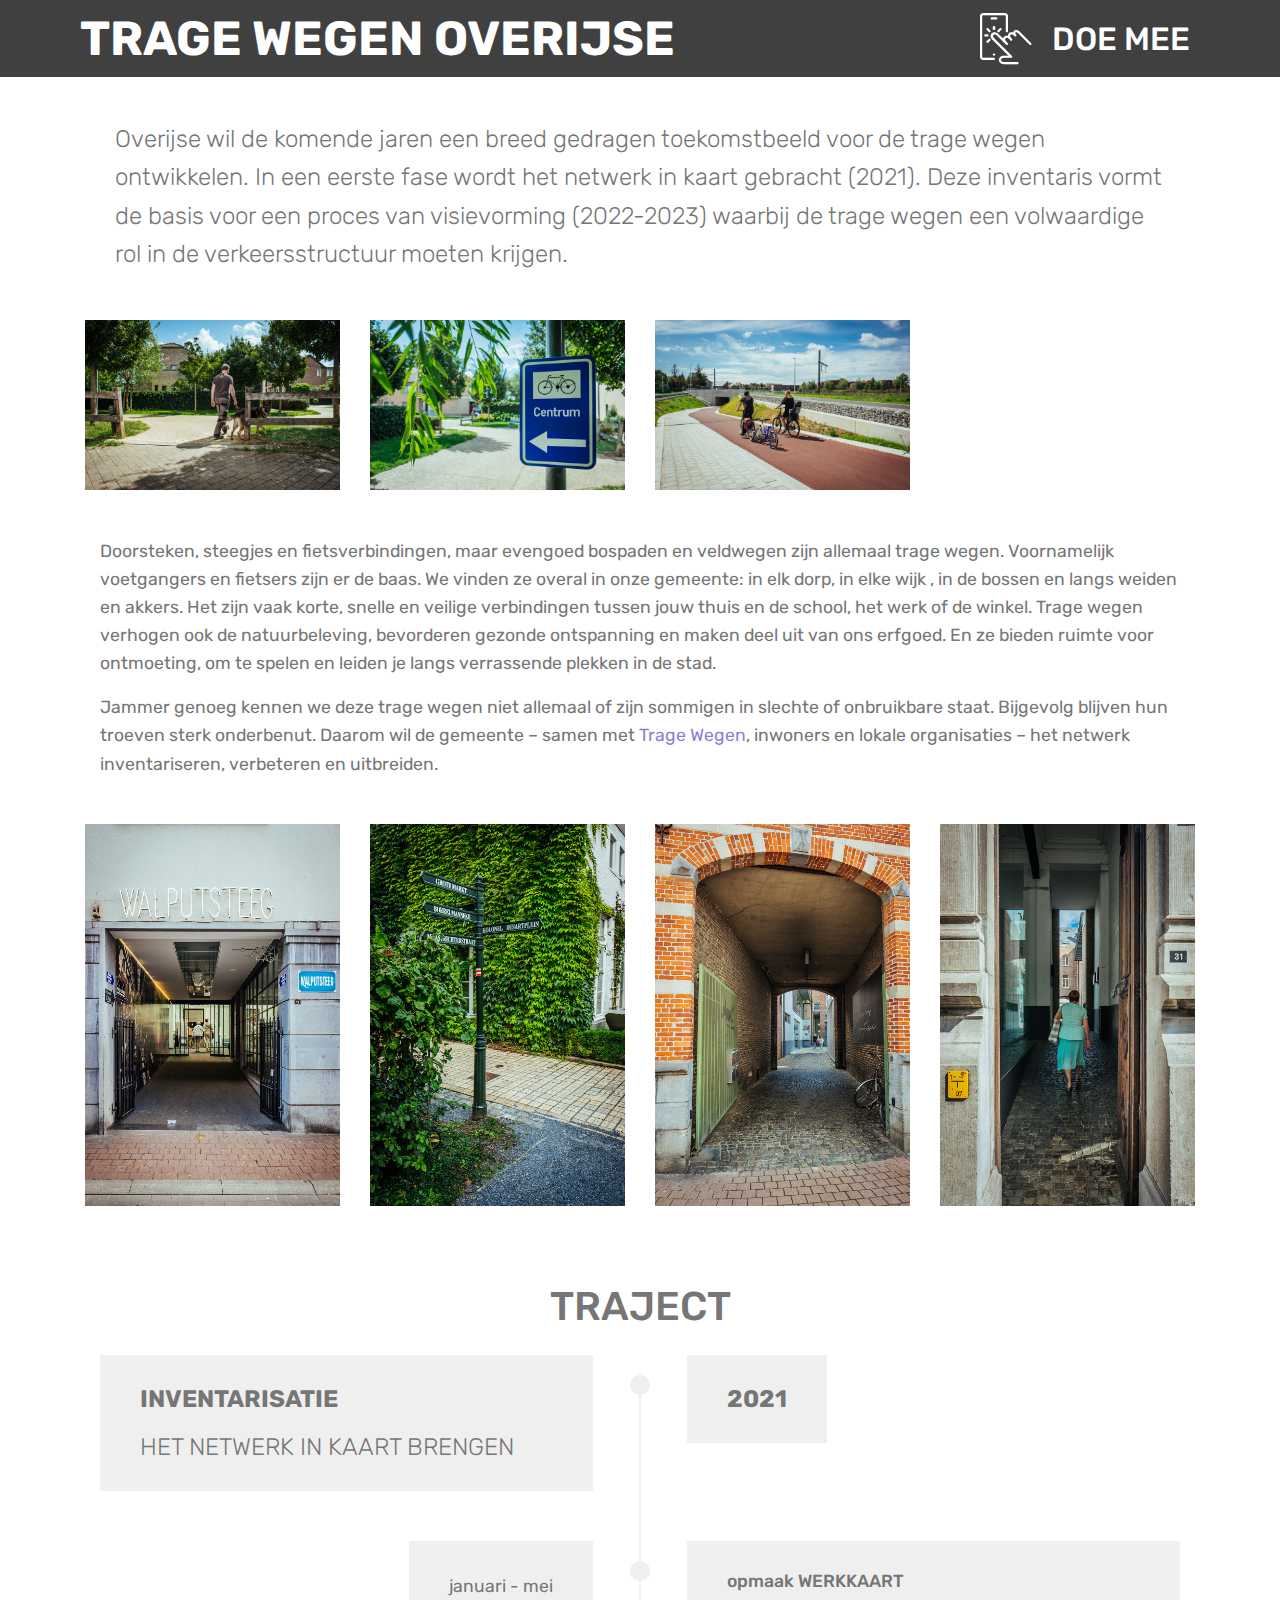
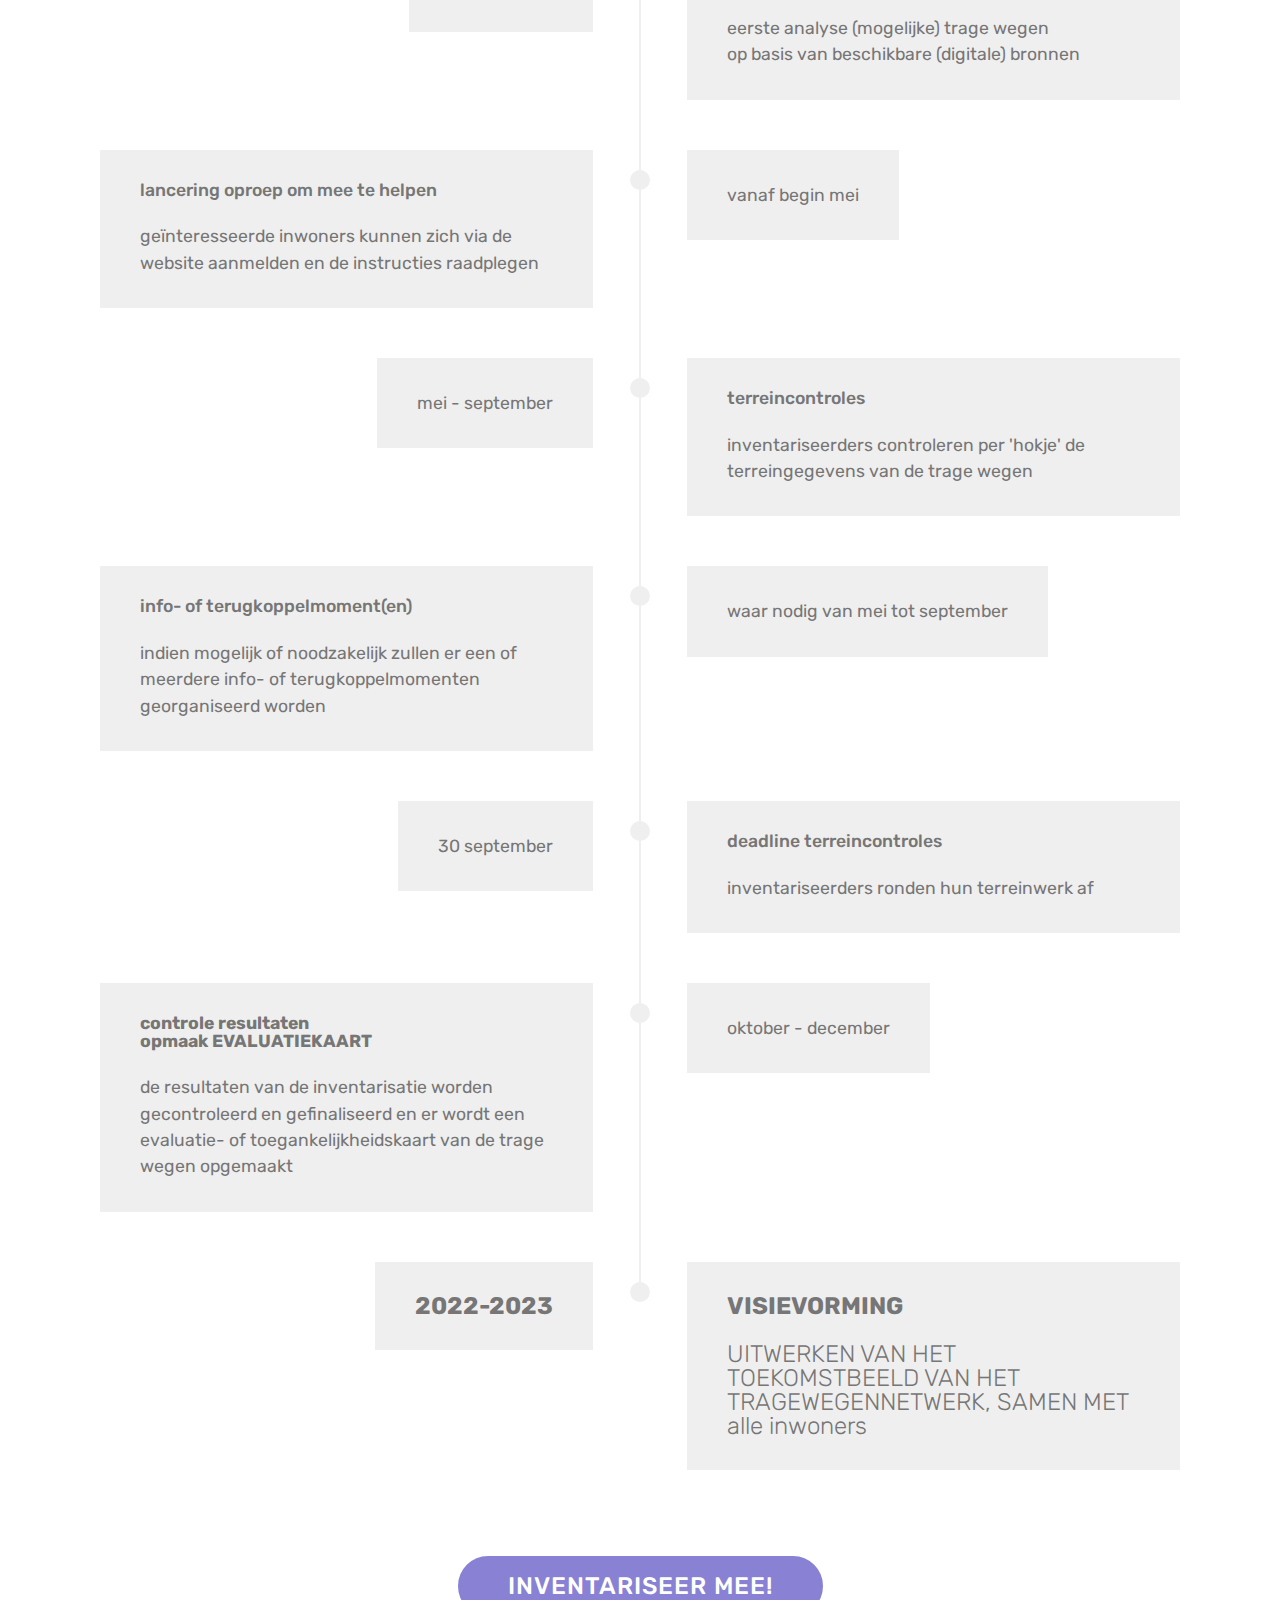
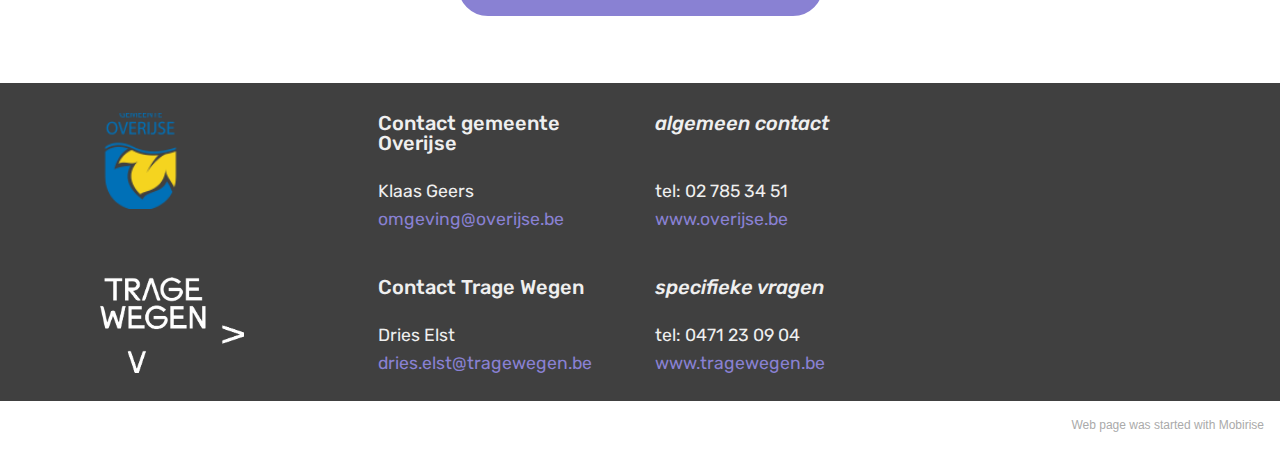
<file: index.html>
<!DOCTYPE html>
<html  >
<head>
  <!-- Site made with Mobirise Website Builder v5.3.0, https://mobirise.com -->
  <meta charset="UTF-8">
  <meta http-equiv="X-UA-Compatible" content="IE=edge">
  <meta name="generator" content="Mobirise v5.3.0, mobirise.com">
  <meta name="viewport" content="width=device-width, initial-scale=1, minimum-scale=1">
  <link rel="shortcut icon" href="assets/images/logo2.png" type="image/x-icon">
  <meta name="description" content="">
  
  
  <title>Home</title>
  <link rel="stylesheet" href="assets/web/assets/mobirise-icons/mobirise-icons.css">
  <link rel="stylesheet" href="assets/bootstrap/css/bootstrap.min.css">
  <link rel="stylesheet" href="assets/bootstrap/css/bootstrap-grid.min.css">
  <link rel="stylesheet" href="assets/bootstrap/css/bootstrap-reboot.min.css">
  <link rel="stylesheet" href="assets/tether/tether.min.css">
  <link rel="stylesheet" href="assets/dropdown/css/style.css">
  <link rel="stylesheet" href="assets/socicon/css/styles.css">
  <link rel="stylesheet" href="assets/theme/css/style.css">
  <link rel="preload" as="style" href="assets/mobirise/css/mbr-additional.css"><link rel="stylesheet" href="assets/mobirise/css/mbr-additional.css" type="text/css">
  
  
  
  
</head>
<body>
  
  <section class="menu cid-rQbKiJXNZe" once="menu" id="menu1-5">

    

    <nav class="navbar navbar-expand beta-menu navbar-dropdown align-items-center navbar-fixed-top navbar-toggleable-sm">
        <button class="navbar-toggler navbar-toggler-right" type="button" data-toggle="collapse" data-target="#navbarSupportedContent" aria-controls="navbarSupportedContent" aria-expanded="false" aria-label="Toggle navigation">
            <div class="hamburger">
                <span></span>
                <span></span>
                <span></span>
                <span></span>
            </div>
        </button>
        <div class="menu-logo">
            <div class="navbar-brand">
                
                <span class="navbar-caption-wrap"><a class="navbar-caption text-white display-1" href="index.html">
                        TRAGE WEGEN OVERIJSE</a></span>
            </div>
        </div>
        <div class="collapse navbar-collapse" id="navbarSupportedContent">
            <ul class="navbar-nav nav-dropdown nav-right" data-app-modern-menu="true"><li class="nav-item">
                    <a class="nav-link link text-white text-primary display-4" href="page2.html"><span class="mbri-touch mbr-iconfont mbr-iconfont-btn"></span>
                        
                        DOE MEE</a>
                </li></ul>
            
        </div>
    </nav>
</section>

<section class="mbr-section article content3 cid-rQbUgujYzw" id="content3-n">
      
     

    <div class="container">
        <div class="media-container-row">
            <div class="row col-12 col-md-12">
                <div class="col-12 mbr-text mbr-fonts-style display-2 col-md-12">
                     <p>Overijse wil de komende jaren een breed gedragen toekomstbeeld voor de trage wegen ontwikkelen. In een eerste fase wordt het netwerk in kaart gebracht (<span style="font-size: 1.5rem;">2021). Deze inventaris vormt de basis voor een proces van visievorming (2022-2023) waarbij de trage wegen een volwaardige rol in de verkeersstructuur moeten krijgen.</span></p>
                </div>
                
                
            </div>
        </div>
    </div>
</section>

<section class="mbr-gallery gallery5 cid-rQcg3z86Xx" id="gallery5-q">

    

    

    <div class="container">
        
        
        <div class="row mbr-gallery" data-toggle="modal" data-target="#Modal">
            <div class="col-sm-6 col-md-4 col-lg-3 item gallery-image">
                <div class="item-wrapper">
                    <img class="w-100" src="assets/images/tragewegen-201908-ingedelee-199.jpg" alt="" data-slide-to="0" title="" data-target="#lb-">
                </div>
            </div>
            
            <div class="col-sm-6 col-md-4 col-lg-3 item gallery-image">
                <div class="item-wrapper">
                    <img class="w-100" src="assets/images/tragewegen-201908-ingedelee-131.jpg" alt="" data-slide-to="1" title="" data-target="#lb-">
                </div>
            </div><div class="col-sm-6 col-md-4 col-lg-3 item gallery-image">
                <div class="item-wrapper">
                    <img class="w-100" src="assets/images/tragewegen-201908-ingedelee-125.jpg" alt="" data-slide-to="2" title="" data-target="#lb-">
                </div>
            </div>
            
        </div>

        <div class="modal mbr-slider fade" tabindex="-1" role="dialog" aria-hidden="true" id="Modal">
            <div class="modal-dialog" role="document">
                <div class="modal-content">
                    <div class="modal-body">
                        <div class="carousel slide" data-ride="carousel" id="lb-">
                            <div class="carousel-inner">
                                <div class="carousel-item active">
                                    <img class="d-block w-100" src="assets/images/tragewegen-201908-ingedelee-199.jpg" alt="">
                                </div>
                                
                                <div class="carousel-item">
                                    <img class="d-block w-100" src="assets/images/tragewegen-201908-ingedelee-131.jpg" alt="">
                                </div><div class="carousel-item">
                                    <img class="d-block w-100" src="assets/images/tragewegen-201908-ingedelee-125.jpg" alt="">
                                </div>
                                
                            </div>
                            <ol class="carousel-indicators">
                                <li data-slide-to="0" class="active" data-target="#lb-"></li><li data-slide-to="1" class="active" data-target="#lb-"></li>
                                <li data-slide-to="2" data-target="#lb-"></li>
                                
                                
                            </ol>
                            <a role="button" href="" class="close" data-dismiss="modal" aria-label="Close">
                            </a>
                            <a class="carousel-control-prev carousel-control" role="button" data-slide="prev" href="#lb-">
                                <span class="mbri-left mbr-iconfont" aria-hidden="true"></span>
                                <span class="sr-only">Vorige</span>
                            </a>
                            <a class="carousel-control-next carousel-control" role="button" data-slide="next" href="#lb-">
                                <span class="mbri-right mbr-iconfont" aria-hidden="true"></span>
                                <span class="sr-only">Volgende</span>
                            </a>
                        </div>
                    </div>
                </div>
            </div>
        </div>
    </div>
</section>

<section class="mbr-section article content1 cid-rQc35fbMtZ" id="content1-o">
    
     

    <div class="container">
        <div class="media-container-row">
            <div class="mbr-text col-12 mbr-fonts-style display-7 col-md-12"><p>Doorsteken, steegjes en fietsverbindingen, maar evengoed bospaden en veldwegen zijn allemaal trage wegen. Voornamelijk voetgangers en fietsers zijn er de baas. We vinden ze overal in onze gemeente: in elk dorp, in elke wijk , in de bossen en langs weiden en akkers. Het zijn vaak korte, snelle en veilige verbindingen tussen jouw thuis en de school, het werk of de winkel.  Trage wegen verhogen ook de natuurbeleving, bevorderen gezonde ontspanning en maken deel uit van ons erfgoed. En ze bieden ruimte voor ontmoeting, om te spelen en leiden je langs verrassende plekken in de stad. 
</p><p>Jammer genoeg kennen we deze trage wegen niet allemaal of zijn sommigen in slechte of onbruikbare staat. Bijgevolg blijven hun troeven sterk onderbenut. Daarom wil de gemeente – samen met <a href="https://www.tragewegen.be" target="_blank">Trage Wegen</a>, inwoners en lokale organisaties – het netwerk inventariseren, verbeteren en uitbreiden.
</p></div>
        </div>
    </div>
</section>

<section class="mbr-gallery gallery5 cid-rQcoGLIRZO" id="gallery5-t">

    

    

    <div class="container">
        
        
        <div class="row mbr-gallery" data-toggle="modal" data-target="#Modal">
            <div class="col-sm-6 col-md-4 col-lg-3 item gallery-image">
                <div class="item-wrapper">
                    <img class="w-100" src="assets/images/tragewegen-201908-ingedelee-90.jpg" alt="" data-slide-to="0" title="" data-target="#lb-">
                </div>
            </div><div class="col-sm-6 col-md-4 col-lg-3 item gallery-image">
                <div class="item-wrapper">
                    <img class="w-100" src="assets/images/tragewegen-201908-ingedelee-77.jpg" alt="" data-slide-to="1" title="" data-target="#lb-">
                </div>
            </div><div class="col-sm-6 col-md-4 col-lg-3 item gallery-image">
                <div class="item-wrapper">
                    <img class="w-100" src="assets/images/tragewegen-201908-ingedelee-170.jpg" alt="" data-slide-to="2" title="" data-target="#lb-">
                </div>
            </div>
            <div class="col-sm-6 col-md-4 col-lg-3 item gallery-image">
                <div class="item-wrapper">
                    <img class="w-100" src="assets/images/tragewegen-201908-ingedelee-163.jpg" alt="" data-slide-to="3" title="" data-target="#lb-">
                </div>
            </div>
            
            
        </div>

        <div class="modal mbr-slider fade" tabindex="-1" role="dialog" aria-hidden="true" id="Modal">
            <div class="modal-dialog" role="document">
                <div class="modal-content">
                    <div class="modal-body">
                        <div class="carousel slide" data-ride="carousel" id="lb-">
                            <div class="carousel-inner">
                                <div class="carousel-item active">
                                    <img class="d-block w-100" src="assets/images/tragewegen-201908-ingedelee-90.jpg" alt="">
                                </div><div class="carousel-item">
                                    <img class="d-block w-100" src="assets/images/tragewegen-201908-ingedelee-77.jpg" alt="">
                                </div><div class="carousel-item">
                                    <img class="d-block w-100" src="assets/images/tragewegen-201908-ingedelee-170.jpg" alt="">
                                </div>
                                <div class="carousel-item">
                                    <img class="d-block w-100" src="assets/images/tragewegen-201908-ingedelee-163.jpg" alt="">
                                </div>
                                
                                
                            </div>
                            <ol class="carousel-indicators">
                                <li data-slide-to="0" class="active" data-target="#lb-"></li>
                                <li data-slide-to="1" data-target="#lb-"></li>
                                <li data-slide-to="2" data-target="#lb-"></li>
                                <li data-slide-to="3" data-target="#lb-"></li>
                            </ol>
                            <a role="button" href="" class="close" data-dismiss="modal" aria-label="Close">
                            </a>
                            <a class="carousel-control-prev carousel-control" role="button" data-slide="prev" href="#lb-">
                                <span class="mbri-left mbr-iconfont" aria-hidden="true"></span>
                                <span class="sr-only">Vorige</span>
                            </a>
                            <a class="carousel-control-next carousel-control" role="button" data-slide="next" href="#lb-">
                                <span class="mbri-right mbr-iconfont" aria-hidden="true"></span>
                                <span class="sr-only">Volgende</span>
                            </a>
                        </div>
                    </div>
                </div>
            </div>
        </div>
    </div>
</section>

<section class="timeline1 cid-rQchsnd1MN" id="timeline1-s">

    

    

    <div class="container align-center">
        <h2 class="mbr-section-title pb-3 mbr-fonts-style display-5">
            TRAJECT</h2>
        

        <div class="container timelines-container" mbri-timelines="">
            <!--1-->
            <div class="row timeline-element reverse separline">
                 <div class="timeline-date-panel col-xs-12 col-md-6  align-left">         
                    <div class="time-line-date-content">
                        <p class="mbr-timeline-date mbr-fonts-style display-2"><strong>
                            2021</strong></p>
                    </div>
                </div>
           <span class="iconBackground"></span>
            <div class="col-xs-12 col-md-6 align-right">
                <div class="timeline-text-content">
                    <h4 class="mbr-timeline-title pb-3 mbr-fonts-style display-2"><strong>
                        INVENTARISATIE</strong><br></h4>
                    <p class="mbr-timeline-text mbr-fonts-style display-2">HET NETWERK IN KAART BRENGEN</p>
                 </div>
            </div>
            </div>
            <!--2-->
            <div class="row timeline-element separline">
                <div class="timeline-date-panel col-xs-12 col-md-6 align-right">
                    <div class="time-line-date-content">
                        <p class="mbr-timeline-date mbr-fonts-style display-7">januari - mei</p>
                    </div>
                </div>
                <span class="iconBackground"></span>
                <div class="col-xs-12 col-md-6 align-left ">
                    <div class="timeline-text-content">
                        <h4 class="mbr-timeline-title pb-3 mbr-fonts-style display-7">opmaak WERKKAART</h4>
                        <p class="mbr-timeline-text mbr-fonts-style display-7">eerste analyse (mogelijke) trage wegen&nbsp;<br>op basis van beschikbare (digitale) bronnen&nbsp;<br></p>
                    </div>
                </div>
            </div>
            <!--3-->
            <div class="row timeline-element reverse separline">
                <div class="timeline-date-panel col-xs-12 col-md-6  align-left">
                    <div class="time-line-date-content">
                        <p class="mbr-timeline-date mbr-fonts-style display-7">vanaf begin mei</p>
                    </div>
                </div>
                <span class="iconBackground"></span>
                <div class="col-xs-12 col-md-6 align-right">
                    <div class="timeline-text-content">
                        <h4 class="mbr-timeline-title pb-3 mbr-fonts-style display-7">lancering oproep om mee te helpen&nbsp;</h4>      
                        <p class="mbr-timeline-text mbr-fonts-style display-7">geïnteresseerde inwoners kunnen zich via de website aanmelden en de instructies raadplegen</p>
                    </div>
                </div>
            </div>
            <!--4-->
            <div class="row timeline-element separline">
                <div class="timeline-date-panel col-xs-12 col-md-6 align-right">
                    <div class="time-line-date-content">
                        <p class="mbr-timeline-date mbr-fonts-style display-7">
                            mei - september</p>
                    </div>
                </div>
                <span class="iconBackground"></span>
                <div class="col-xs-12 col-md-6 align-left ">
                    <div class="timeline-text-content">
                        <h4 class="mbr-timeline-title pb-3 mbr-fonts-style display-7">terreincontroles</h4>
                        <p class="mbr-timeline-text mbr-fonts-style display-7">
                            inventariseerders controleren per 'hokje' de terreingegevens van de trage wegen</p>
                    </div>
                </div>
            </div>
            <!--5-->
            <div class="row timeline-element reverse separline">
                <div class="timeline-date-panel col-xs-12 col-md-6  align-left">
                    <div class="time-line-date-content">
                        <p class="mbr-timeline-date mbr-fonts-style display-7">waar nodig van mei tot september<br></p>
                    </div>
                </div>
                <span class="iconBackground"></span>
                <div class="col-xs-12 col-md-6 align-right">
                    <div class="timeline-text-content">
                        <h4 class="mbr-timeline-title pb-3 mbr-fonts-style display-7">info- of terugkoppelmoment(en)</h4>
                        <p class="mbr-timeline-text mbr-fonts-style display-7">indien mogelijk of noodzakelijk zullen er een of meerdere info- of terugkoppelmomenten georganiseerd worden</p>
                    </div>
                </div>
            </div>
            <!--6-->
            <div class="row timeline-element separline">
                <div class="timeline-date-panel col-xs-12 col-md-6 align-right">
                    <div class="time-line-date-content">
                       <p class="mbr-timeline-date mbr-fonts-style display-7">
                            30 september</p>
                    </div>
                </div>
                <span class="iconBackground"></span>
                <div class="col-xs-12 col-md-6 align-left ">
                    <div class="timeline-text-content">
                        <h4 class="mbr-timeline-title pb-3 mbr-fonts-style display-7">deadline terreincontroles</h4>
                        <p class="mbr-timeline-text mbr-fonts-style display-7">inventariseerders ronden hun terreinwerk af</p>
                    </div>
                </div>
            </div>
            <!--7-->
            <div class="row timeline-element reverse separline">
                <div class="timeline-date-panel col-xs-12 col-md-6  align-left">
                    <div class="time-line-date-content">
                        <p class="mbr-timeline-date mbr-fonts-style display-7">oktober - december<br></p>
                    </div>
                </div>
                <span class="iconBackground"></span>
                <div class="col-xs-12 col-md-6 align-right">
                    <div class="timeline-text-content">
                        <h4 class="mbr-timeline-title pb-3 mbr-fonts-style display-7"><strong>controle resultaten
</strong><div><strong>opmaak EVALUATIEKAART</strong></div></h4>
                        <p class="mbr-timeline-text mbr-fonts-style display-7">de resultaten van de inventarisatie worden gecontroleerd en gefinaliseerd en er wordt een evaluatie- of toegankelijkheidskaart van de trage wegen opgemaakt </p>
                    </div>
                </div>
            </div>
            <!--8-->
            <div class="row timeline-element">
                <div class="timeline-date-panel col-xs-12 col-md-6 align-right">
                    <div class="time-line-date-content">
                        <p class="mbr-timeline-date mbr-fonts-style display-2"><strong>
                           2022-2023</strong>  
                        </p>
                    </div>
                </div>
                <span class="iconBackground"></span>
                <div class="col-xs-12 col-md-6 align-left ">
                    <div class="timeline-text-content">
                        <h4 class="mbr-timeline-title pb-3 mbr-fonts-style display-2"><strong>
                            VISIEVORMING</strong></h4>
                        <p class="mbr-timeline-text mbr-fonts-style display-2">
                            UITWERKEN VAN HET TOEKOMSTBEELD VAN HET TRAGEWEGENNETWERK, SAMEN MET alle inwoners</p>
                    </div>
                </div>
            </div>
            <!--9-->
            
            <!--10-->
            
            <!--11-->
            
            <!--12-->
            
        </div>
    </div>
</section>

<section class="mbr-section content8 cid-rQdVR2sNag" id="content8-13">

    

    <div class="container">
        <div class="media-container-row title">
            <div class="col-12 col-md-8">
                <div class="mbr-section-btn align-center"><a class="btn btn-primary display-2" href="page2.html">INVENTARISEER MEE!</a></div>
            </div>
        </div>
    </div>
</section>

<section class="cid-rQe4lO1r5C" id="footer1-1l">

    

    

    <div class="container">
        <div class="media-container-row content text-white">
            <div class="col-12 col-md-3">
                <div class="media-wrap">
                    <a href="https://www.overijse.be" target="_blank">
                        <img src="assets/images/image001-1.png" alt="Mobirise" title="">
                    </a>
                </div>
            </div>
            <div class="col-12 col-md-3 mbr-fonts-style display-7">
                <h5 class="pb-3">Contact gemeente Overijse</h5>
                <p class="mbr-text">Klaas Geers&nbsp;<br><a href="mailto:eline.maurer@hasselt.be">omgeving@overijse.be</a><br><br></p>
            </div>
            <div class="col-12 col-md-3 mbr-fonts-style display-7">
                <h5 class="pb-3"><em>algemeen contact</em><br><em><br></em></h5>
                <p class="mbr-text">tel:  02 785 34 51<br><a href="https://www.hasselt.be" target="_blank">www.overijse.be</a><br><br></p>
            </div>
            <div class="col-12 col-md-3 mbr-fonts-style display-7">
                <h5 class="pb-3"></h5>
                <p class="mbr-text"><br><br><br></p>
            </div>
        </div>
        
    </div>
</section>

<section class="cid-rQdXCKAkHv" id="footer1-18">

    

    

    <div class="container">
        <div class="media-container-row content text-white">
            <div class="col-12 col-md-3">
                <div class="media-wrap">
                    <a href="https://www.tragewegen.be" target="_blank">
                        <img src="assets/images/logometpijltjes-wit-1.png" alt="Mobirise" title="">
                    </a>
                </div>
            </div>
            <div class="col-12 col-md-3 mbr-fonts-style display-7">
                <h5 class="pb-3">Contact Trage Wegen</h5>
                <p class="mbr-text">Dries Elst<br><a href="mailto:hasselt@tragewegen.be">dries.elst@tragewegen.be</a><br></p>
            </div>
            <div class="col-12 col-md-3 mbr-fonts-style display-7">
                <h5 class="pb-3"><em>specifieke vragen</em></h5>
                <p class="mbr-text">tel: 0471 23 09 04<br><a href="https://www.tragewegen.be" target="_blank">www.tragewegen.be</a><br></p>
            </div>
            <div class="col-12 col-md-3 mbr-fonts-style display-7">
                <h5 class="pb-3"></h5>
                <p class="mbr-text"><br><br><br></p>
            </div>
        </div>
        
    </div>
</section><section style="background-color: #fff; font-family: -apple-system, BlinkMacSystemFont, 'Segoe UI', 'Roboto', 'Helvetica Neue', Arial, sans-serif; color:#aaa; font-size:12px; padding: 0; align-items: center; display: flex;"><a href="https://mobirise.site/d" style="flex: 1 1; height: 3rem; padding-left: 1rem;"></a><p style="flex: 0 0 auto; margin:0; padding-right:1rem;">Web page <a href="https://mobirise.site/f" style="color:#aaa;">was started</a> with Mobirise</p></section><script src="assets/web/assets/jquery/jquery.min.js"></script>  <script src="assets/popper/popper.min.js"></script>  <script src="assets/bootstrap/js/bootstrap.min.js"></script>  <script src="assets/tether/tether.min.js"></script>  <script src="assets/smoothscroll/smooth-scroll.js"></script>  <script src="assets/dropdown/js/nav-dropdown.js"></script>  <script src="assets/dropdown/js/navbar-dropdown.js"></script>  <script src="assets/touchswipe/jquery.touch-swipe.min.js"></script>  <script src="assets/theme/js/script.js"></script>  
  
  
</body>
</html>
</file>
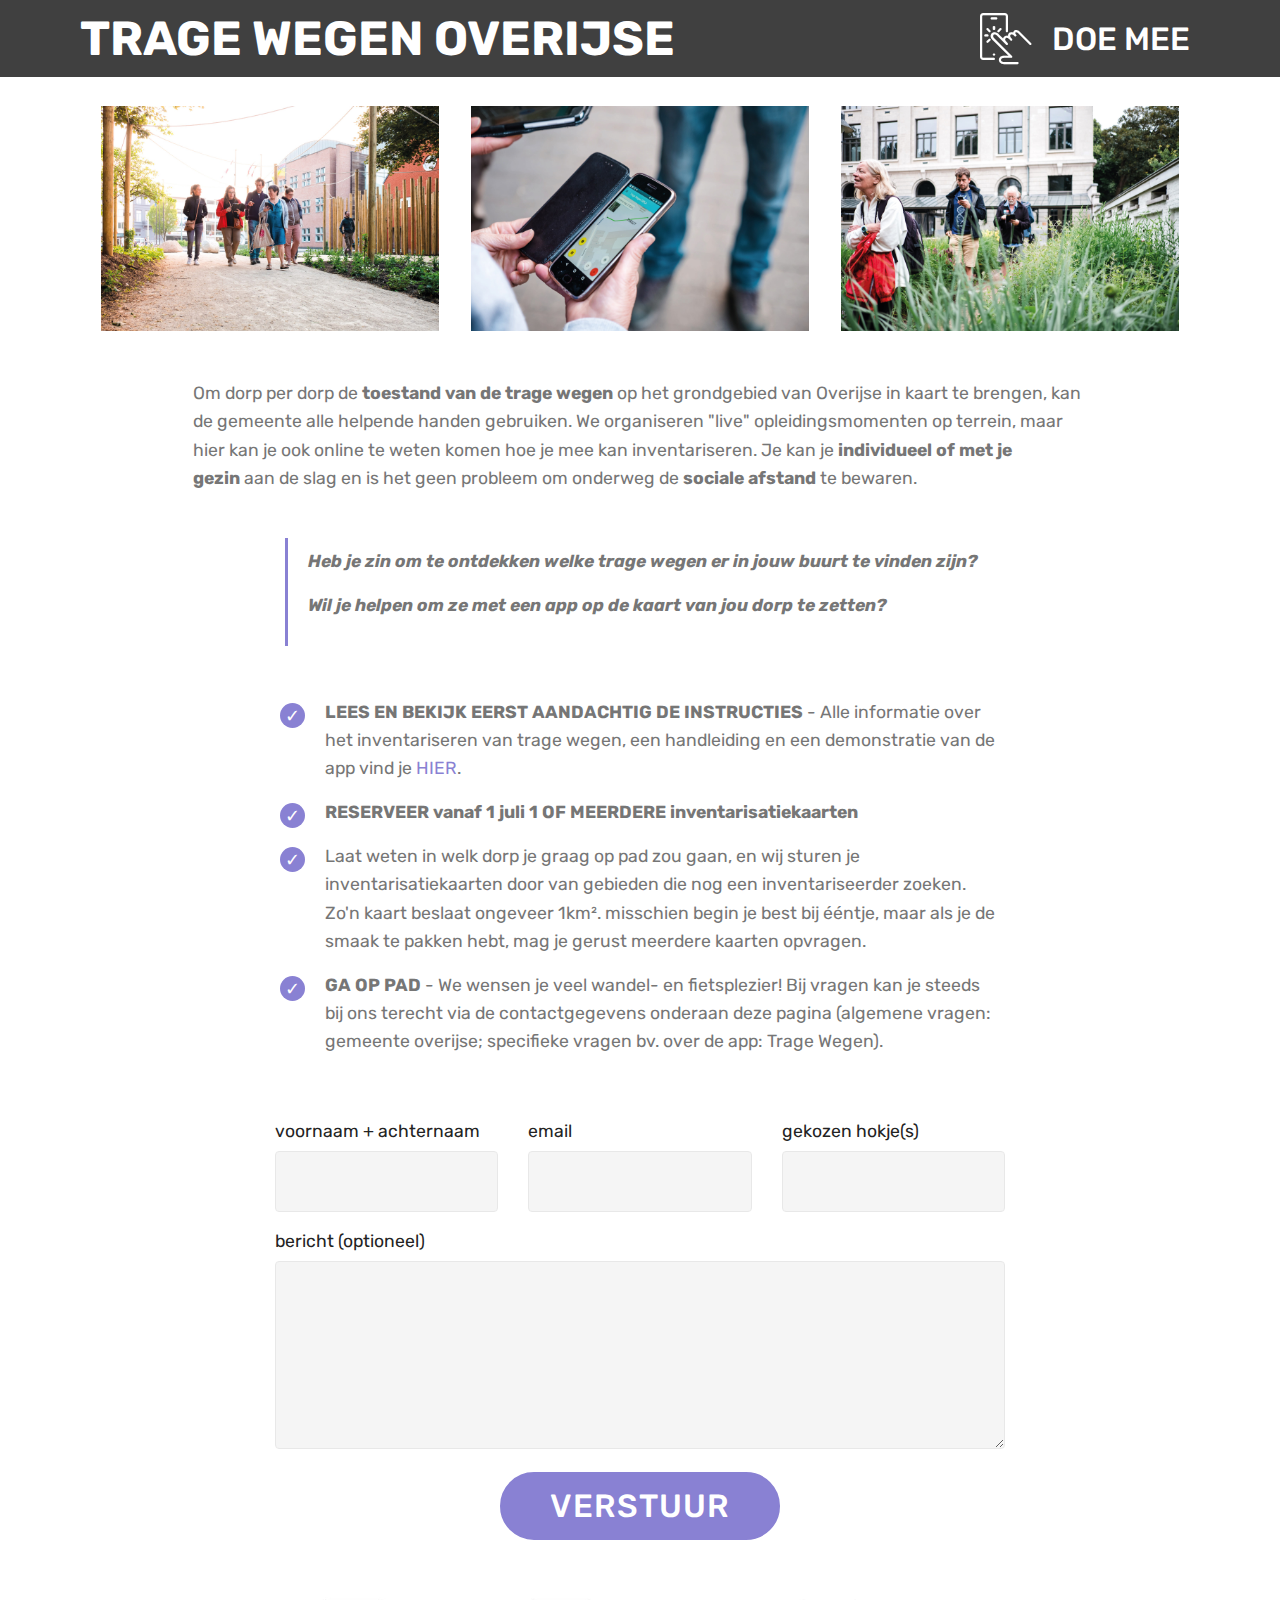
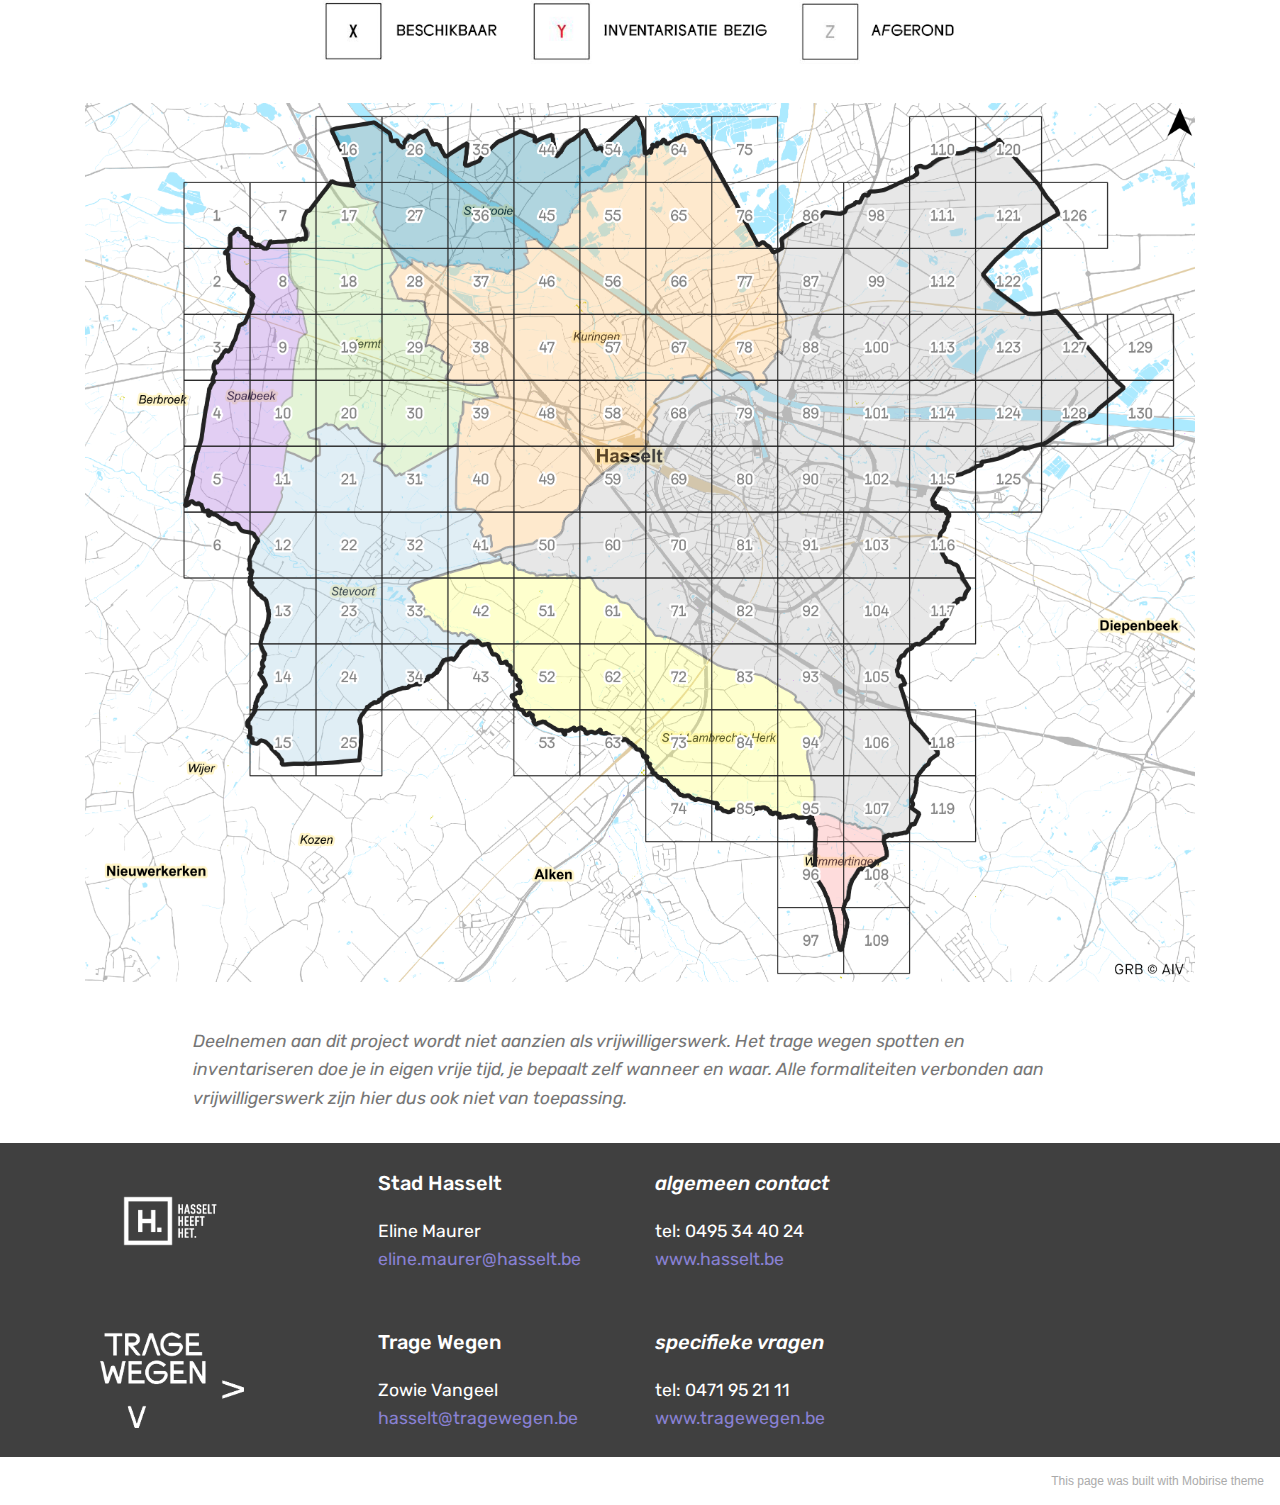
<file: page1.html>
<!DOCTYPE html>
<html  >
<head>
  <!-- Site made with Mobirise Website Builder v5.3.0, https://mobirise.com -->
  <meta charset="UTF-8">
  <meta http-equiv="X-UA-Compatible" content="IE=edge">
  <meta name="generator" content="Mobirise v5.3.0, mobirise.com">
  <meta name="viewport" content="width=device-width, initial-scale=1, minimum-scale=1">
  <link rel="shortcut icon" href="assets/images/logo2.png" type="image/x-icon">
  <meta name="description" content="">
  
  
  <title>Doe mee</title>
  <link rel="stylesheet" href="assets/web/assets/mobirise-icons/mobirise-icons.css">
  <link rel="stylesheet" href="assets/bootstrap/css/bootstrap.min.css">
  <link rel="stylesheet" href="assets/bootstrap/css/bootstrap-grid.min.css">
  <link rel="stylesheet" href="assets/bootstrap/css/bootstrap-reboot.min.css">
  <link rel="stylesheet" href="assets/tether/tether.min.css">
  <link rel="stylesheet" href="assets/dropdown/css/style.css">
  <link rel="stylesheet" href="assets/socicon/css/styles.css">
  <link rel="stylesheet" href="assets/theme/css/style.css">
  <link rel="preload" as="style" href="assets/mobirise/css/mbr-additional.css"><link rel="stylesheet" href="assets/mobirise/css/mbr-additional.css" type="text/css">
  
  
  
  
</head>
<body>
  
  <section class="menu cid-rQebA6QEnf" once="menu" id="menu1-1r">

    

    <nav class="navbar navbar-expand beta-menu navbar-dropdown align-items-center navbar-fixed-top navbar-toggleable-sm">
        <button class="navbar-toggler navbar-toggler-right" type="button" data-toggle="collapse" data-target="#navbarSupportedContent" aria-controls="navbarSupportedContent" aria-expanded="false" aria-label="Toggle navigation">
            <div class="hamburger">
                <span></span>
                <span></span>
                <span></span>
                <span></span>
            </div>
        </button>
        <div class="menu-logo">
            <div class="navbar-brand">
                
                <span class="navbar-caption-wrap"><a class="navbar-caption text-white display-1" href="index.html">
                        TRAGE WEGEN OVERIJSE</a></span>
            </div>
        </div>
        <div class="collapse navbar-collapse" id="navbarSupportedContent">
            <ul class="navbar-nav nav-dropdown nav-right" data-app-modern-menu="true"><li class="nav-item">
                    <a class="nav-link link text-white text-primary display-4" href="page2.html"><span class="mbri-touch mbr-iconfont mbr-iconfont-btn"></span>
                        
                        DOE MEE</a>
                </li></ul>
            
        </div>
    </nav>
</section>

<section class="features2 cid-rQmQMGRh2Z" id="features2-2z">

    

    
    
    <div class="container">
        <div class="media-container-row">
            <div class="card p-3 col-12 col-md-6 col-lg-4">
                <div class="card-wrapper">
                    <div class="card-img">
                        <img src="assets/images/inv-1.jpg" alt="Mobirise" title="">
                    </div>
                    <div class="card-box">
                        
                        
                    </div>
                </div>
            </div>

            <div class="card p-3 col-12 col-md-6 col-lg-4">
                <div class="card-wrapper">
                    <div class="card-img">
                        <img src="assets/images/inv-2.jpg" alt="Mobirise" title="">
                    </div>
                    <div class="card-box ">
                        
                        
                    </div>
                </div>
            </div>

            <div class="card p-3 col-12 col-md-6 col-lg-4">
                <div class="card-wrapper">
                    <div class="card-img">
                        <img src="assets/images/inv-3.jpg" alt="Mobirise" title="">
                    </div>
                    <div class="card-box">
                        
                        
                    </div>
                </div>
            </div>

            
        </div>
    </div>
</section>

<section class="mbr-section article content1 cid-rQebA9BE8m" id="content1-1u">
    
     

    <div class="container">
        <div class="media-container-row">
            <div class="mbr-text col-12 mbr-fonts-style display-7 col-md-10"><p><span style="font-size: 1.1rem;">Om dorp per dorp de </span><strong>toestand van de trage wegen</strong><span style="font-size: 1.1rem;"> op het grondgebied van Overijse in kaart te brengen, kan de gemeente alle helpende handen gebruiken. We organiseren "live" opleidingsmomenten op terrein, maar hier kan je ook online te weten komen hoe je mee kan inventariseren</span><span style="font-size: 1.1rem;">. Je kan je </span><strong>individueel of met je gezin</strong><span style="font-size: 1.1rem;">&nbsp;aan de slag en is het geen probleem om onderweg de </span><strong>sociale afstand</strong><span style="font-size: 1.1rem;"> te bewaren.</span><br></p></div>
        </div>
    </div>
</section>

<section class="mbr-section article content1 cid-rQhwzvNdqP" id="content2-23">

     

    <div class="container">
        <div class="media-container-row">
            <div class="mbr-text col-12 col-md-8 mbr-fonts-style display-7">
                <blockquote><p><strong>Heb je zin om te ontdekken welke trage wegen er in jouw buurt te vinden zijn?
</strong></p><p><strong>Wil je helpen om ze met een app op de kaart van jou dorp te zetten?&nbsp;</strong></p></blockquote>
            </div>
        </div>
    </div>
</section>

<section class="mbr-section article content12 cid-rV0oBivDqC" id="content12-34">
     

    <div class="container">
        <div class="media-container-row">
            <div class="mbr-text counter-container col-12 col-md-8 mbr-fonts-style display-7">
                <ul><li><strong>LEES EN BEKIJK EERST AANDACHTIG DE INSTRUCTIES</strong> - Alle informatie over het inventariseren van trage wegen, een handleiding en een demonstratie van de app vind je <a href="https://tragewegen.github.io/inventariseren/" target="_blank">HIER</a>.</li><li><strong>RESERVEER vanaf 1 juli 1 OF MEERDERE inventarisatiekaarten</strong></li><li> Laat weten in welk dorp je graag op pad zou gaan, en wij sturen je inventarisatiekaarten door van gebieden die nog een inventariseerder zoeken. Zo'n kaart beslaat ongeveer 1km². misschien begin je best bij ééntje, maar als je de smaak te pakken hebt, mag je gerust meerdere kaarten opvragen.</li>
                    <li><strong>GA OP PAD</strong> - We wensen je veel wandel- en fietsplezier! Bij vragen kan je steeds bij ons terecht via de contactgegevens onderaan deze pagina (algemene vragen: gemeente overijse; specifieke vragen bv. over de app: Trage Wegen).</li>
                </ul>
            </div>
        </div>
    </div>
</section>

<section class="mbr-section form1 cid-rV0D3ajFwL" id="form1-36">

    

    
    <div class="container">
        <div class="row justify-content-center">
            <div class="title col-12 col-lg-8">
                
                
            </div>
        </div>
    </div>
    <div class="container">
        <div class="row justify-content-center">
            <div class="media-container-column col-lg-8" data-form-type="formoid">
                <!---Formbuilder Form--->
                <form action="https://mobirise.eu/" method="POST" class="mbr-form form-with-styler" data-form-title="Mobirise Form"><input type="hidden" name="email" data-form-email="true" value="zQEAvfTS0E1xGapu7DLoTAaJJ65ASMlxKpthIMn+/jkSRu4NjlrIbd39k/WpTqPCP7mT5Kd69dD/Kl/FX1xD8VK+W7t+AIDQlK+N0glAKskPf+9kU4PMDo6cZPmh1xYJ">
                    <div class="row">
                        <div hidden="hidden" data-form-alert="" class="alert alert-success col-12">Bedankt voor jouw enthousiasme en medewerking!</div>
                        <div hidden="hidden" data-form-alert-danger="" class="alert alert-danger col-12">
                        </div>
                    </div>
                    <div class="dragArea row">
                        <div class="col-md-4  form-group" data-for="name">
                            <label for="name-form1-36" class="form-control-label mbr-fonts-style display-7">voornaam + achternaam</label>
                            <input type="text" name="name" data-form-field="Name" required="required" class="form-control display-7" id="name-form1-36">
                        </div>
                        <div class="col-md-4  form-group" data-for="email">
                            <label for="email-form1-36" class="form-control-label mbr-fonts-style display-7">email</label>
                            <input type="email" name="email" data-form-field="Email" required="required" class="form-control display-7" id="email-form1-36">
                        </div>
                        <div data-for="phone" class="col-md-4  form-group">
                            <label for="phone-form1-36" class="form-control-label mbr-fonts-style display-7">gekozen hokje(s)</label>
                            <input type="tel" name="phone" data-form-field="Phone" class="form-control display-7" id="phone-form1-36">
                        </div>
                        <div data-for="message" class="col-md-12 form-group">
                            <label for="message-form1-36" class="form-control-label mbr-fonts-style display-7">bericht (optioneel)</label>
                            <textarea name="message" data-form-field="Message" class="form-control display-7" id="message-form1-36"></textarea>
                        </div>
                        <div class="col-md-12 input-group-btn align-center"><button type="submit" class="btn btn-primary btn-form display-4">VERSTUUR</button></div>
                    </div>
                </form><!---Formbuilder Form--->
            </div>
        </div>
    </div>
</section>

<section class="cid-rWTZMGBOgk" id="image1-3d">

    

    <figure class="mbr-figure container">
        <div class="image-block" style="width: 59%;">
            <img src="assets/images/legende-online-1.png" width="1400" alt="Mobirise" title="">
            
        </div>
    </figure>
</section>

<section class="cid-rQhvH5k8eU" id="image1-22">

    

    <figure class="mbr-figure container">
        <div class="image-block" style="width: 100%;">
            <img src="assets/images/deelgemeenten-hokjes-nr-update-25.png" width="1400" alt="Mobirise" title="">
            
        </div>
    </figure>
</section>

<section class="mbr-section article content1 cid-rWU3YrhEMX" id="content1-3e">
    
     

    <div class="container">
        <div class="media-container-row">
            <div class="mbr-text col-12 mbr-fonts-style display-7 col-md-10"><p><em>Deelnemen aan dit project wordt niet aanzien als vrijwilligerswerk. Het trage wegen spotten en inventariseren doe je in eigen vrije tijd, je bepaalt zelf wanneer en waar.  Alle formaliteiten verbonden aan vrijwilligerswerk zijn hier dus ook niet van toepassing.</em></p></div>
        </div>
    </div>
</section>

<section class="cid-rQebAdBGIQ" id="footer1-1y">

    

    

    <div class="container">
        <div class="media-container-row content text-white">
            <div class="col-12 col-md-3">
                <div class="media-wrap">
                    <a href="https://www.hasselt.be" target="_blank">
                        <img src="assets/images/hasselt-heeft-het-logo-wit-lores.png" alt="Mobirise" title="">
                    </a>
                </div>
            </div>
            <div class="col-12 col-md-3 mbr-fonts-style display-7">
                <h5 class="pb-3">Stad Hasselt<br></h5>
                <p class="mbr-text">
                    Eline Maurer&nbsp; &nbsp; &nbsp; &nbsp; &nbsp; &nbsp; &nbsp; &nbsp; &nbsp;&nbsp;<br><a href="mailto:eline.maurer@hasselt.be">eline.maurer@hasselt.be</a><br></p>
            </div>
            <div class="col-12 col-md-3 mbr-fonts-style display-7">
                <h5 class="pb-3"><em>algemeen contact</em></h5>
                <p class="mbr-text">tel: 0495 34 40 24<br><a href="https://www.hasselt.be" target="_blank">www.hasselt.be</a><br><br></p>
            </div>
            <div class="col-12 col-md-3 mbr-fonts-style display-7">
                <h5 class="pb-3"></h5>
                <p class="mbr-text"><br><br><br></p>
            </div>
        </div>
        
    </div>
</section>

<section class="cid-rQebAen0j0" id="footer1-1z">

    

    

    <div class="container">
        <div class="media-container-row content text-white">
            <div class="col-12 col-md-3">
                <div class="media-wrap">
                    <a href="https://www.tragewegen.be" target="_blank">
                        <img src="assets/images/logometpijltjes-wit-1.png" alt="Mobirise" title="">
                    </a>
                </div>
            </div>
            <div class="col-12 col-md-3 mbr-fonts-style display-7">
                <h5 class="pb-3">Trage Wegen<br></h5>
                <p class="mbr-text">Zowie Vangeel<br><a href="mailto:hasselt@tragewegen.be">hasselt@tragewegen.be</a><br></p>
            </div>
            <div class="col-12 col-md-3 mbr-fonts-style display-7">
                <h5 class="pb-3"><em>specifieke vragen</em></h5>
                <p class="mbr-text">tel: 0471 95 21 11<br><a href="https://www.tragewegen.be" target="_blank">www.tragewegen.be</a><br></p>
            </div>
            <div class="col-12 col-md-3 mbr-fonts-style display-7">
                <h5 class="pb-3"></h5>
                <p class="mbr-text"><br><br><br></p>
            </div>
        </div>
        
    </div>
</section><section style="background-color: #fff; font-family: -apple-system, BlinkMacSystemFont, 'Segoe UI', 'Roboto', 'Helvetica Neue', Arial, sans-serif; color:#aaa; font-size:12px; padding: 0; align-items: center; display: flex;"><a href="https://mobirise.site/o" style="flex: 1 1; height: 3rem; padding-left: 1rem;"></a><p style="flex: 0 0 auto; margin:0; padding-right:1rem;"><a href="https://mobirise.site/r" style="color:#aaa;">This page</a> was built with Mobirise theme</p></section><script src="assets/web/assets/jquery/jquery.min.js"></script>  <script src="assets/popper/popper.min.js"></script>  <script src="assets/bootstrap/js/bootstrap.min.js"></script>  <script src="assets/tether/tether.min.js"></script>  <script src="assets/smoothscroll/smooth-scroll.js"></script>  <script src="assets/dropdown/js/nav-dropdown.js"></script>  <script src="assets/dropdown/js/navbar-dropdown.js"></script>  <script src="assets/touchswipe/jquery.touch-swipe.min.js"></script>  <script src="assets/theme/js/script.js"></script>  <script src="assets/formoid/formoid.min.js"></script>  
  
  
</body>
</html>
</file>
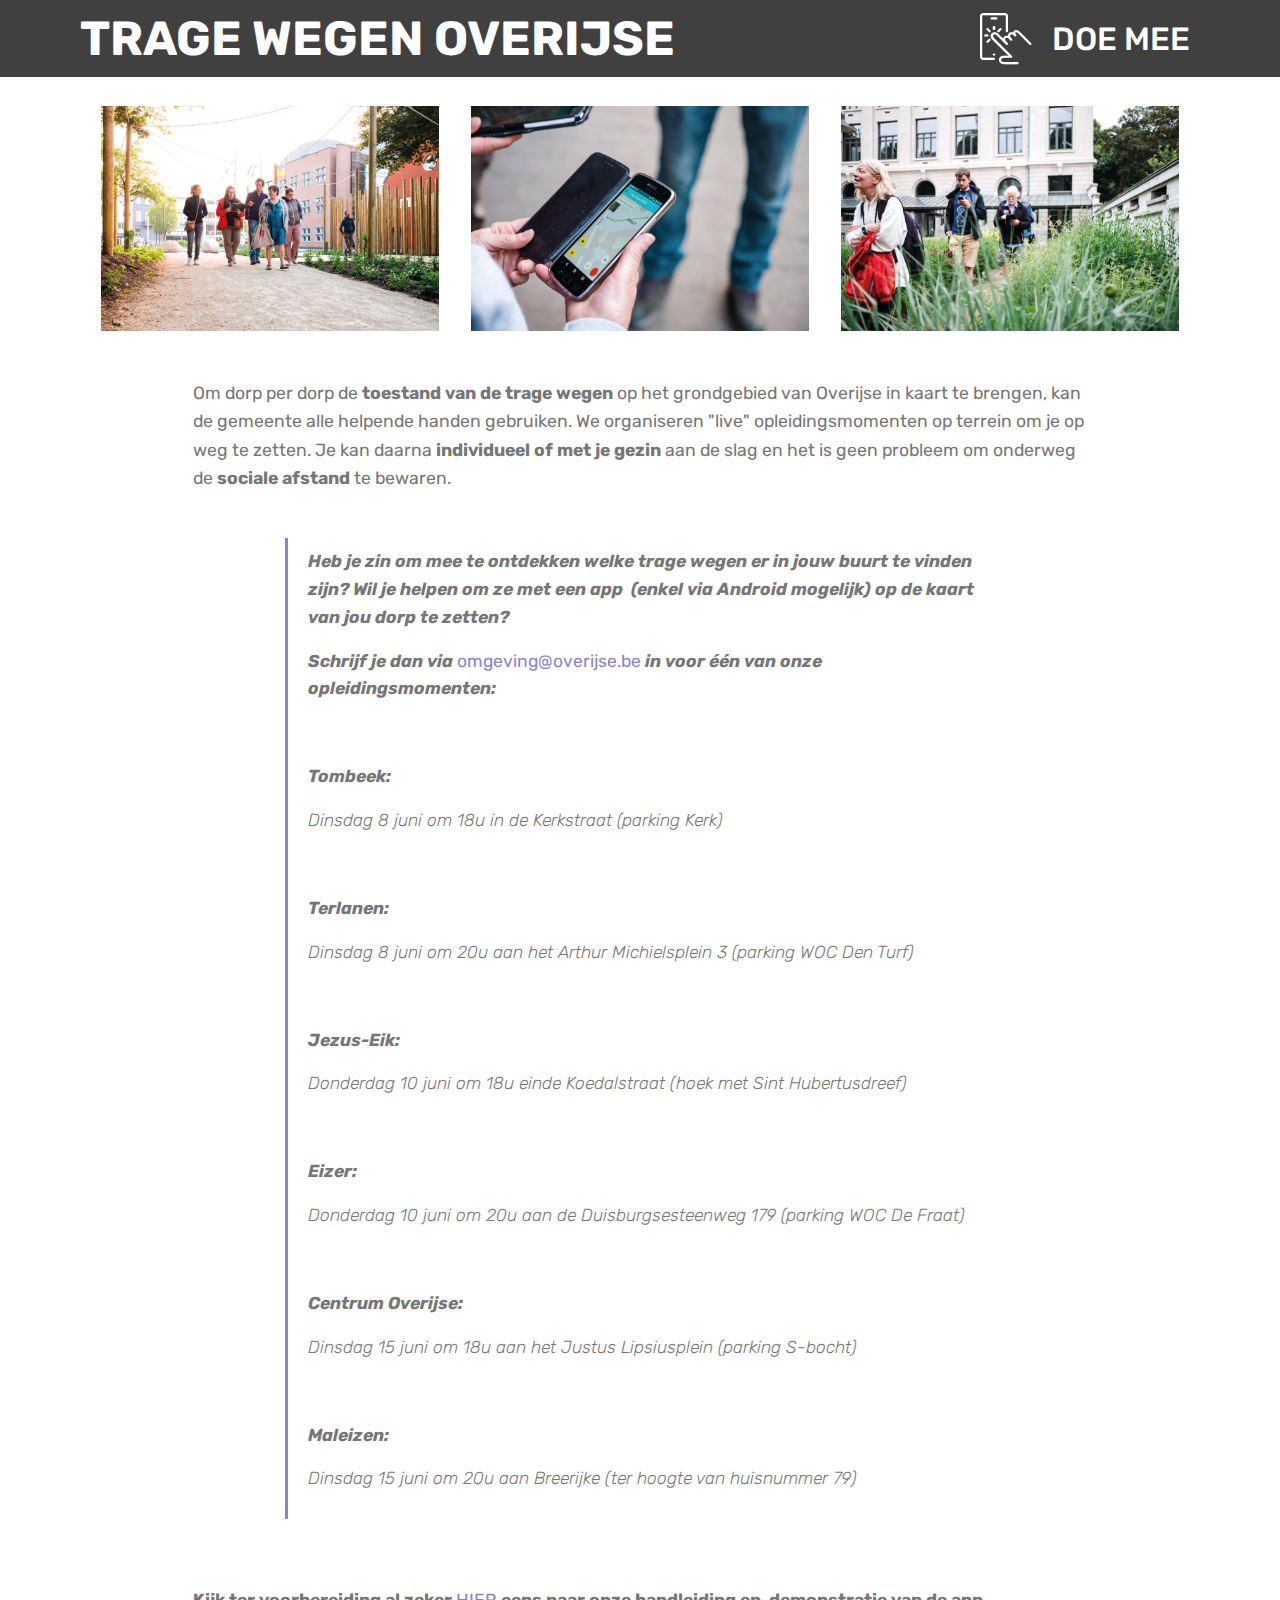
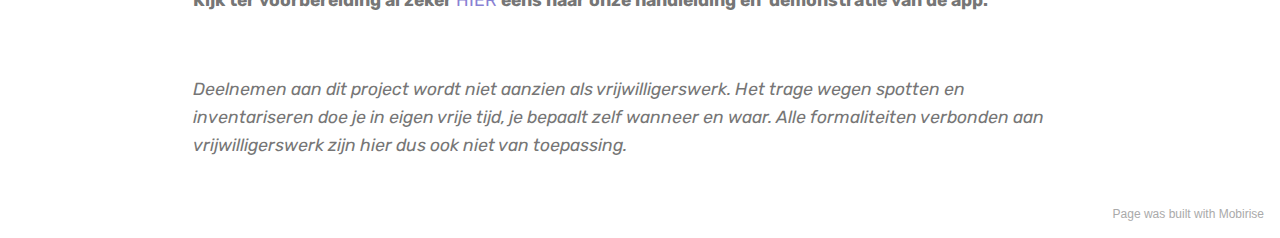
<file: page2.html>
<!DOCTYPE html>
<html  >
<head>
  <!-- Site made with Mobirise Website Builder v5.3.0, https://mobirise.com -->
  <meta charset="UTF-8">
  <meta http-equiv="X-UA-Compatible" content="IE=edge">
  <meta name="generator" content="Mobirise v5.3.0, mobirise.com">
  <meta name="viewport" content="width=device-width, initial-scale=1, minimum-scale=1">
  <link rel="shortcut icon" href="assets/images/logo2.png" type="image/x-icon">
  <meta name="description" content="">
  
  
  <title>Page 2</title>
  <link rel="stylesheet" href="assets/web/assets/mobirise-icons/mobirise-icons.css">
  <link rel="stylesheet" href="assets/bootstrap/css/bootstrap.min.css">
  <link rel="stylesheet" href="assets/bootstrap/css/bootstrap-grid.min.css">
  <link rel="stylesheet" href="assets/bootstrap/css/bootstrap-reboot.min.css">
  <link rel="stylesheet" href="assets/tether/tether.min.css">
  <link rel="stylesheet" href="assets/dropdown/css/style.css">
  <link rel="stylesheet" href="assets/theme/css/style.css">
  <link rel="preload" as="style" href="assets/mobirise/css/mbr-additional.css"><link rel="stylesheet" href="assets/mobirise/css/mbr-additional.css" type="text/css">
  
  
  
  
</head>
<body>
  
  <section class="menu cid-syB1ISXMDd" once="menu" id="menu1-42">

    

    <nav class="navbar navbar-expand beta-menu navbar-dropdown align-items-center navbar-fixed-top navbar-toggleable-sm">
        <button class="navbar-toggler navbar-toggler-right" type="button" data-toggle="collapse" data-target="#navbarSupportedContent" aria-controls="navbarSupportedContent" aria-expanded="false" aria-label="Toggle navigation">
            <div class="hamburger">
                <span></span>
                <span></span>
                <span></span>
                <span></span>
            </div>
        </button>
        <div class="menu-logo">
            <div class="navbar-brand">
                
                <span class="navbar-caption-wrap"><a class="navbar-caption text-white display-1" href="index.html">
                        TRAGE WEGEN OVERIJSE</a></span>
            </div>
        </div>
        <div class="collapse navbar-collapse" id="navbarSupportedContent">
            <ul class="navbar-nav nav-dropdown nav-right" data-app-modern-menu="true"><li class="nav-item">
                    <a class="nav-link link text-white text-primary display-4" href="page2.html"><span class="mbri-touch mbr-iconfont mbr-iconfont-btn"></span>
                        
                        DOE MEE</a>
                </li></ul>
            
        </div>
    </nav>
</section>

<section class="features2 cid-syB1ISADxr" id="features2-41">

    

    
    
    <div class="container">
        <div class="media-container-row">
            <div class="card p-3 col-12 col-md-6 col-lg-4">
                <div class="card-wrapper">
                    <div class="card-img">
                        <img src="assets/images/inv-1.jpg" alt="Mobirise" title="">
                    </div>
                    <div class="card-box">
                        
                        
                    </div>
                </div>
            </div>

            <div class="card p-3 col-12 col-md-6 col-lg-4">
                <div class="card-wrapper">
                    <div class="card-img">
                        <img src="assets/images/inv-2.jpg" alt="Mobirise" title="">
                    </div>
                    <div class="card-box ">
                        
                        
                    </div>
                </div>
            </div>

            <div class="card p-3 col-12 col-md-6 col-lg-4">
                <div class="card-wrapper">
                    <div class="card-img">
                        <img src="assets/images/inv-3.jpg" alt="Mobirise" title="">
                    </div>
                    <div class="card-box">
                        
                        
                    </div>
                </div>
            </div>

            
        </div>
    </div>
</section>

<section class="mbr-section article content1 cid-syB1ITmGDL" id="content1-43">
    
     

    <div class="container">
        <div class="media-container-row">
            <div class="mbr-text col-12 mbr-fonts-style display-7 col-md-10"><p><span style="font-size: 1.1rem;">Om dorp per dorp de </span><strong>toestand van de trage wegen</strong><span style="font-size: 1.1rem;"> op het grondgebied van Overijse in kaart te brengen, kan de gemeente alle helpende handen gebruiken. We organiseren "live" opleidingsmomenten op terrein om je op weg te zetten</span><span style="font-size: 1.1rem;">. Je kan daarna&nbsp;</span><strong>individueel of met je gezin</strong><span style="font-size: 1.1rem;">&nbsp;aan de slag en het is geen probleem om onderweg de </span><strong>sociale afstand</strong><span style="font-size: 1.1rem;"> te bewaren.</span><br></p></div>
        </div>
    </div>
</section>

<section class="mbr-section article content1 cid-syB1ITHL0x" id="content2-44">

     

    <div class="container">
        <div class="media-container-row">
            <div class="mbr-text col-12 col-md-8 mbr-fonts-style display-4">
                <blockquote><p><strong>Heb je zin om mee te ontdekken welke trage wegen er in jouw buurt te vinden zijn?&nbsp;</strong><strong>Wil je helpen om ze met een app&nbsp; (enkel via Android mogelijk) op de kaart van jou dorp te zetten?&nbsp;&nbsp;</strong></p><p><strong>Schrijf je dan via <a href="mailto:omgeving@overijse.be" class="text-primary">omgeving@overijse.be</a> in voor één van onze opleidingsmomenten:</strong></p><p><strong><br></strong></p><p><strong>Tombeek:
</strong></p><p><span style="font-size: 1.09rem;">
</span><span style="font-size: 1.09rem;">Dinsdag 8 juni om 18u in de Kerkstraat (parking Kerk)&nbsp;</span></p><p><strong><br></strong></p><p><strong>
</strong></p><p><strong>Terlanen:
</strong></p><p><strong>
</strong><span style="font-size: 1.09rem;">Dinsdag 8 juni om 20u aan het Arthur Michielsplein 3 (parking WOC Den Turf)&nbsp;</span></p><p><strong><br></strong></p><p><strong>
</strong></p><p><strong>Jezus-Eik:
</strong></p><p><span style="font-size: 1.09rem;">Donderdag 10 juni om 18u einde Koedalstraat (hoek met Sint Hubertusdreef)&nbsp;</span></p><p><br></p><p><strong>
</strong></p><p><strong>Eizer:
</strong></p><p><strong>
</strong><span style="font-size: 1.09rem;">Donderdag 10 juni om 20u aan de Duisburgsesteenweg 179 (parking WOC De Fraat)&nbsp;</span></p><p><strong><br></strong></p><p><strong>
</strong></p><p><strong>Centrum Overijse:
</strong></p><p><strong>
</strong><span style="font-size: 1.09rem;">Dinsdag 15 juni om 18u aan het Justus Lipsiusplein (parking S-bocht)</span></p><p><strong>&nbsp;</strong></p><p><strong>
</strong></p><p><strong>Maleizen:
</strong></p><p><strong>
</strong><span style="font-size: 1.09rem;">Dinsdag 15 juni om 20u aan Breerijke (ter hoogte van huisnummer 79)</span></p></blockquote>
            </div>
        </div>
    </div>
</section>

<section class="mbr-section article content1 cid-syB1IVd6wJ" id="content1-49">
    
     

    <div class="container">
        <div class="media-container-row">
            <div class="mbr-text col-12 mbr-fonts-style display-7 col-md-10"><p><strong>Kijk ter voorbereiding al zeker <a href="https://tragewegen.github.io/inventariseren/" class="text-primary">HIER</a> eens naar onze handleiding en&nbsp; demonstratie van de app.</strong></p><p><em><br></em></p><p><em>Deelnemen aan dit project wordt niet aanzien als vrijwilligerswerk. Het trage wegen spotten en inventariseren doe je in eigen vrije tijd, je bepaalt zelf wanneer en waar.  Alle formaliteiten verbonden aan vrijwilligerswerk zijn hier dus ook niet van toepassing.</em></p></div>
        </div>
    </div>
</section><section style="background-color: #fff; font-family: -apple-system, BlinkMacSystemFont, 'Segoe UI', 'Roboto', 'Helvetica Neue', Arial, sans-serif; color:#aaa; font-size:12px; padding: 0; align-items: center; display: flex;"><a href="https://mobirise.site/q" style="flex: 1 1; height: 3rem; padding-left: 1rem;"></a><p style="flex: 0 0 auto; margin:0; padding-right:1rem;">Page <a href="https://mobirise.site/f" style="color:#aaa;">was built</a> with Mobirise</p></section><script src="assets/web/assets/jquery/jquery.min.js"></script>  <script src="assets/popper/popper.min.js"></script>  <script src="assets/bootstrap/js/bootstrap.min.js"></script>  <script src="assets/tether/tether.min.js"></script>  <script src="assets/smoothscroll/smooth-scroll.js"></script>  <script src="assets/dropdown/js/nav-dropdown.js"></script>  <script src="assets/dropdown/js/navbar-dropdown.js"></script>  <script src="assets/touchswipe/jquery.touch-swipe.min.js"></script>  <script src="assets/theme/js/script.js"></script>  
  
  
</body>
</html>
</file>
<file: assets/web/assets/mobirise-icons/mobirise-icons.css>
@font-face {
  font-family: 'MobiriseIcons';
  src:  url('mobirise-icons.eot?spat4u');
  src:  url('mobirise-icons.eot?spat4u#iefix') format('embedded-opentype'),
    url('mobirise-icons.ttf?spat4u') format('truetype'),
    url('mobirise-icons.woff?spat4u') format('woff'),
    url('mobirise-icons.svg?spat4u#MobiriseIcons') format('svg');
  font-weight: normal;
  font-style: normal;
  font-display: swap;
}

[class^="mbri-"], [class*=" mbri-"] {
  /* use !important to prevent issues with browser extensions that change fonts */
  font-family: MobiriseIcons !important;
  speak: none;
  font-style: normal;
  font-weight: normal;
  font-variant: normal;
  text-transform: none;
  line-height: 1;

  /* Better Font Rendering =========== */
  -webkit-font-smoothing: antialiased;
  -moz-osx-font-smoothing: grayscale;
}

.mbri-add-submenu:before {
  content: "\e900";
}
.mbri-alert:before {
  content: "\e901";
}
.mbri-align-center:before {
  content: "\e902";
}
.mbri-align-justify:before {
  content: "\e903";
}
.mbri-align-left:before {
  content: "\e904";
}
.mbri-align-right:before {
  content: "\e905";
}
.mbri-android:before {
  content: "\e906";
}
.mbri-apple:before {
  content: "\e907";
}
.mbri-arrow-down:before {
  content: "\e908";
}
.mbri-arrow-next:before {
  content: "\e909";
}
.mbri-arrow-prev:before {
  content: "\e90a";
}
.mbri-arrow-up:before {
  content: "\e90b";
}
.mbri-bold:before {
  content: "\e90c";
}
.mbri-bookmark:before {
  content: "\e90d";
}
.mbri-bootstrap:before {
  content: "\e90e";
}
.mbri-briefcase:before {
  content: "\e90f";
}
.mbri-browse:before {
  content: "\e910";
}
.mbri-bulleted-list:before {
  content: "\e911";
}
.mbri-calendar:before {
  content: "\e912";
}
.mbri-camera:before {
  content: "\e913";
}
.mbri-cart-add:before {
  content: "\e914";
}
.mbri-cart-full:before {
  content: "\e915";
}
.mbri-cash:before {
  content: "\e916";
}
.mbri-change-style:before {
  content: "\e917";
}
.mbri-chat:before {
  content: "\e918";
}
.mbri-clock:before {
  content: "\e919";
}
.mbri-close:before {
  content: "\e91a";
}
.mbri-cloud:before {
  content: "\e91b";
}
.mbri-code:before {
  content: "\e91c";
}
.mbri-contact-form:before {
  content: "\e91d";
}
.mbri-credit-card:before {
  content: "\e91e";
}
.mbri-cursor-click:before {
  content: "\e91f";
}
.mbri-cust-feedback:before {
  content: "\e920";
}
.mbri-database:before {
  content: "\e921";
}
.mbri-delivery:before {
  content: "\e922";
}
.mbri-desktop:before {
  content: "\e923";
}
.mbri-devices:before {
  content: "\e924";
}
.mbri-down:before {
  content: "\e925";
}
.mbri-download:before {
  content: "\e989";
}
.mbri-drag-n-drop:before {
  content: "\e927";
}
.mbri-drag-n-drop2:before {
  content: "\e928";
}
.mbri-edit:before {
  content: "\e929";
}
.mbri-edit2:before {
  content: "\e92a";
}
.mbri-error:before {
  content: "\e92b";
}
.mbri-extension:before {
  content: "\e92c";
}
.mbri-features:before {
  content: "\e92d";
}
.mbri-file:before {
  content: "\e92e";
}
.mbri-flag:before {
  content: "\e92f";
}
.mbri-folder:before {
  content: "\e930";
}
.mbri-gift:before {
  content: "\e931";
}
.mbri-github:before {
  content: "\e932";
}
.mbri-globe:before {
  content: "\e933";
}
.mbri-globe-2:before {
  content: "\e934";
}
.mbri-growing-chart:before {
  content: "\e935";
}
.mbri-hearth:before {
  content: "\e936";
}
.mbri-help:before {
  content: "\e937";
}
.mbri-home:before {
  content: "\e938";
}
.mbri-hot-cup:before {
  content: "\e939";
}
.mbri-idea:before {
  content: "\e93a";
}
.mbri-image-gallery:before {
  content: "\e93b";
}
.mbri-image-slider:before {
  content: "\e93c";
}
.mbri-info:before {
  content: "\e93d";
}
.mbri-italic:before {
  content: "\e93e";
}
.mbri-key:before {
  content: "\e93f";
}
.mbri-laptop:before {
  content: "\e940";
}
.mbri-layers:before {
  content: "\e941";
}
.mbri-left-right:before {
  content: "\e942";
}
.mbri-left:before {
  content: "\e943";
}
.mbri-letter:before {
  content: "\e944";
}
.mbri-like:before {
  content: "\e945";
}
.mbri-link:before {
  content: "\e946";
}
.mbri-lock:before {
  content: "\e947";
}
.mbri-login:before {
  content: "\e948";
}
.mbri-logout:before {
  content: "\e949";
}
.mbri-magic-stick:before {
  content: "\e94a";
}
.mbri-map-pin:before {
  content: "\e94b";
}
.mbri-menu:before {
  content: "\e94c";
}
.mbri-mobile:before {
  content: "\e94d";
}
.mbri-mobile2:before {
  content: "\e94e";
}
.mbri-mobirise:before {
  content: "\e94f";
}
.mbri-more-horizontal:before {
  content: "\e950";
}
.mbri-more-vertical:before {
  content: "\e951";
}
.mbri-music:before {
  content: "\e952";
}
.mbri-new-file:before {
  content: "\e953";
}
.mbri-numbered-list:before {
  content: "\e954";
}
.mbri-opened-folder:before {
  content: "\e955";
}
.mbri-pages:before {
  content: "\e956";
}
.mbri-paper-plane:before {
  content: "\e957";
}
.mbri-paperclip:before {
  content: "\e958";
}
.mbri-photo:before {
  content: "\e959";
}
.mbri-photos:before {
  content: "\e95a";
}
.mbri-pin:before {
  content: "\e95b";
}
.mbri-play:before {
  content: "\e95c";
}
.mbri-plus:before {
  content: "\e95d";
}
.mbri-preview:before {
  content: "\e95e";
}
.mbri-print:before {
  content: "\e95f";
}
.mbri-protect:before {
  content: "\e960";
}
.mbri-question:before {
  content: "\e961";
}
.mbri-quote-left:before {
  content: "\e962";
}
.mbri-quote-right:before {
  content: "\e963";
}
.mbri-refresh:before {
  content: "\e964";
}
.mbri-responsive:before {
  content: "\e965";
}
.mbri-right:before {
  content: "\e966";
}
.mbri-rocket:before {
  content: "\e967";
}
.mbri-sad-face:before {
  content: "\e968";
}
.mbri-sale:before {
  content: "\e969";
}
.mbri-save:before {
  content: "\e96a";
}
.mbri-search:before {
  content: "\e96b";
}
.mbri-setting:before {
  content: "\e96c";
}
.mbri-setting2:before {
  content: "\e96d";
}
.mbri-setting3:before {
  content: "\e96e";
}
.mbri-share:before {
  content: "\e96f";
}
.mbri-shopping-bag:before {
  content: "\e970";
}
.mbri-shopping-basket:before {
  content: "\e971";
}
.mbri-shopping-cart:before {
  content: "\e972";
}
.mbri-sites:before {
  content: "\e973";
}
.mbri-smile-face:before {
  content: "\e974";
}
.mbri-speed:before {
  content: "\e975";
}
.mbri-star:before {
  content: "\e976";
}
.mbri-success:before {
  content: "\e977";
}
.mbri-sun:before {
  content: "\e978";
}
.mbri-sun2:before {
  content: "\e979";
}
.mbri-tablet:before {
  content: "\e97a";
}
.mbri-tablet-vertical:before {
  content: "\e97b";
}
.mbri-target:before {
  content: "\e97c";
}
.mbri-timer:before {
  content: "\e97d";
}
.mbri-to-ftp:before {
  content: "\e97e";
}
.mbri-to-local-drive:before {
  content: "\e97f";
}
.mbri-touch-swipe:before {
  content: "\e980";
}
.mbri-touch:before {
  content: "\e981";
}
.mbri-trash:before {
  content: "\e982";
}
.mbri-underline:before {
  content: "\e983";
}
.mbri-unlink:before {
  content: "\e984";
}
.mbri-unlock:before {
  content: "\e985";
}
.mbri-up-down:before {
  content: "\e986";
}
.mbri-up:before {
  content: "\e987";
}
.mbri-update:before {
  content: "\e988";
}
.mbri-upload:before {
 content: "\e926"; 
}
.mbri-user:before {
  content: "\e98a";
}
.mbri-user2:before {
  content: "\e98b";
}
.mbri-users:before {
  content: "\e98c";
}
.mbri-video:before {
  content: "\e98d";
}
.mbri-video-play:before {
  content: "\e98e";
}
.mbri-watch:before {
  content: "\e98f";
}
.mbri-website-theme:before {
  content: "\e990";
}
.mbri-wifi:before {
  content: "\e991";
}
.mbri-windows:before {
  content: "\e992";
}
.mbri-zoom-out:before {
  content: "\e993";
}
.mbri-redo:before {
  content: "\e994";
}
.mbri-undo:before {
  content: "\e995";
}
</file>
<file: assets/dropdown/css/style.css>
.navbar-dropdown {
  left: 0;
  padding: 0;
  position: absolute;
  right: 0;
  top: 0;
  transition: all 0.45s ease;
  z-index: 1030;
  background: #282828; }
  .navbar-dropdown .navbar-logo {
    margin-right: 0.8rem;
    transition: margin 0.3s ease-in-out;
    vertical-align: middle; }
    .navbar-dropdown .navbar-logo img {
      height: 3.125rem;
      transition: all 0.3s ease-in-out; }
    .navbar-dropdown .navbar-logo.mbr-iconfont {
      font-size: 3.125rem;
      line-height: 3.125rem; }
  .navbar-dropdown .navbar-caption {
    font-weight: 700;
    white-space: normal;
    vertical-align: -4px;
    line-height: 3.125rem !important; }
    .navbar-dropdown .navbar-caption, .navbar-dropdown .navbar-caption:hover {
      color: inherit;
      text-decoration: none; }
  .navbar-dropdown .mbr-iconfont + .navbar-caption {
    vertical-align: -1px; }
  .navbar-dropdown.navbar-fixed-top {
    position: fixed; }
  .navbar-dropdown .navbar-brand span {
    vertical-align: -4px; }
  .navbar-dropdown.bg-color.transparent {
    background: none; }
  .navbar-dropdown.navbar-short .navbar-brand {
    padding: 0.625rem 0; }
    .navbar-dropdown.navbar-short .navbar-brand span {
      vertical-align: -1px; }
  .navbar-dropdown.navbar-short .navbar-caption {
    line-height: 2.375rem !important;
    vertical-align: -2px; }
  .navbar-dropdown.navbar-short .navbar-logo {
    margin-right: 0.5rem; }
    .navbar-dropdown.navbar-short .navbar-logo img {
      height: 2.375rem; }
    .navbar-dropdown.navbar-short .navbar-logo.mbr-iconfont {
      font-size: 2.375rem;
      line-height: 2.375rem; }
  .navbar-dropdown.navbar-short .mbr-table-cell {
    height: 3.625rem; }
  .navbar-dropdown .navbar-close {
    left: 0.6875rem;
    position: fixed;
    top: 0.75rem;
    z-index: 1000; }
  .navbar-dropdown .hamburger-icon {
    content: "";
    display: inline-block;
    vertical-align: middle;
    width: 16px;
    -webkit-box-shadow: 0 -6px 0 1px #282828,0 0 0 1px #282828,0 6px 0 1px #282828;
    -moz-box-shadow: 0 -6px 0 1px #282828,0 0 0 1px #282828,0 6px 0 1px #282828;
    box-shadow: 0 -6px 0 1px #282828,0 0 0 1px #282828,0 6px 0 1px #282828; }

.dropdown-menu .dropdown-toggle[data-toggle="dropdown-submenu"]::after {
  border-bottom: 0.35em solid transparent;
  border-left: 0.35em solid;
  border-right: 0;
  border-top: 0.35em solid transparent;
  margin-left: 0.3rem; }

.dropdown-menu .dropdown-item:focus {
  outline: 0; }

.nav-dropdown {
  font-size: 0.75rem;
  font-weight: 500;
  height: auto !important; }
  .nav-dropdown .nav-btn {
    padding-left: 1rem; }
  .nav-dropdown .link {
    margin: .667em 1.667em;
    font-weight: 500;
    padding: 0;
    transition: color .2s ease-in-out; }
    .nav-dropdown .link.dropdown-toggle {
      margin-right: 2.583em; }
      .nav-dropdown .link.dropdown-toggle::after {
        margin-left: .25rem;
        border-top: 0.35em solid;
        border-right: 0.35em solid transparent;
        border-left: 0.35em solid transparent;
        border-bottom: 0; }
      .nav-dropdown .link.dropdown-toggle[aria-expanded="true"] {
        margin: 0;
        padding: 0.667em 3.263em  0.667em 1.667em; }
  .nav-dropdown .link::after,
  .nav-dropdown .dropdown-item::after {
    color: inherit; }
  .nav-dropdown .btn {
    font-size: 0.75rem;
    font-weight: 700;
    letter-spacing: 0;
    margin-bottom: 0;
    padding-left: 1.25rem;
    padding-right: 1.25rem; }
  .nav-dropdown .dropdown-menu {
    border-radius: 0;
    border: 0;
    left: 0;
    margin: 0;
    padding-bottom: 1.25rem;
    padding-top: 1.25rem;
    position: relative; }
  .nav-dropdown .dropdown-submenu {
    margin-left: 0.125rem;
    top: 0; }
  .nav-dropdown .dropdown-item {
    font-weight: 500;
    line-height: 2;
    padding: 0.3846em 4.615em 0.3846em 1.5385em;
    position: relative;
    transition: color .2s ease-in-out, background-color .2s ease-in-out; }
    .nav-dropdown .dropdown-item::after {
      margin-top: -0.3077em;
      position: absolute;
      right: 1.1538em;
      top: 50%; }
    .nav-dropdown .dropdown-item:focus, .nav-dropdown .dropdown-item:hover {
      background: none; }

@media (max-width: 767px) {
  .nav-dropdown.navbar-toggleable-sm {
    bottom: 0;
    display: none;
    left: 0;
    overflow-x: hidden;
    position: fixed;
    top: 0;
    transform: translateX(-100%);
    -ms-transform: translateX(-100%);
    -webkit-transform: translateX(-100%);
    width: 18.75rem;
    z-index: 999; } }
.nav-dropdown.navbar-toggleable-xl {
  bottom: 0;
  display: none;
  left: 0;
  overflow-x: hidden;
  position: fixed;
  top: 0;
  transform: translateX(-100%);
  -ms-transform: translateX(-100%);
  -webkit-transform: translateX(-100%);
  width: 18.75rem;
  z-index: 999; }

.nav-dropdown-sm {
  display: block !important;
  overflow-x: hidden;
  overflow: auto;
  padding-top: 3.875rem; }
  .nav-dropdown-sm::after {
    content: "";
    display: block;
    height: 3rem;
    width: 100%; }
  .nav-dropdown-sm.collapse.in ~ .navbar-close {
    display: block !important; }
  .nav-dropdown-sm.collapsing, .nav-dropdown-sm.collapse.in {
    transform: translateX(0);
    -ms-transform: translateX(0);
    -webkit-transform: translateX(0);
    transition: all 0.25s ease-out;
    -webkit-transition: all 0.25s ease-out;
    background: #282828; }
  .nav-dropdown-sm.collapsing[aria-expanded="false"] {
    transform: translateX(-100%);
    -ms-transform: translateX(-100%);
    -webkit-transform: translateX(-100%); }
  .nav-dropdown-sm .nav-item {
    display: block;
    margin-left: 0 !important;
    padding-left: 0; }
  .nav-dropdown-sm .link,
  .nav-dropdown-sm .dropdown-item {
    border-top: 1px dotted rgba(255, 255, 255, 0.1);
    font-size: 0.8125rem;
    line-height: 1.6;
    margin: 0 !important;
    padding: 0.875rem 2.4rem 0.875rem 1.5625rem !important;
    position: relative;
    white-space: normal; }
    .nav-dropdown-sm .link:focus, .nav-dropdown-sm .link:hover,
    .nav-dropdown-sm .dropdown-item:focus,
    .nav-dropdown-sm .dropdown-item:hover {
      background: rgba(0, 0, 0, 0.2) !important;
      color: #c0a375; }
  .nav-dropdown-sm .nav-btn {
    position: relative;
    padding: 1.5625rem 1.5625rem 0 1.5625rem; }
    .nav-dropdown-sm .nav-btn::before {
      border-top: 1px dotted rgba(255, 255, 255, 0.1);
      content: "";
      left: 0;
      position: absolute;
      top: 0;
      width: 100%; }
    .nav-dropdown-sm .nav-btn + .nav-btn {
      padding-top: 0.625rem; }
      .nav-dropdown-sm .nav-btn + .nav-btn::before {
        display: none; }
  .nav-dropdown-sm .btn {
    padding: 0.625rem 0; }
  .nav-dropdown-sm .dropdown-toggle[data-toggle="dropdown-submenu"]::after {
    margin-left: .25rem;
    border-top: 0.35em solid;
    border-right: 0.35em solid transparent;
    border-left: 0.35em solid transparent;
    border-bottom: 0; }
  .nav-dropdown-sm .dropdown-toggle[data-toggle="dropdown-submenu"][aria-expanded="true"]::after {
    border-top: 0;
    border-right: 0.35em solid transparent;
    border-left: 0.35em solid transparent;
    border-bottom: 0.35em solid; }
  .nav-dropdown-sm .dropdown-menu {
    margin: 0;
    padding: 0;
    position: relative;
    top: 0;
    left: 0;
    width: 100%;
    border: 0;
    float: none;
    border-radius: 0;
    background: none; }
  .nav-dropdown-sm .dropdown-submenu {
    left: 100%;
    margin-left: 0.125rem;
    margin-top: -1.25rem;
    top: 0; }

.navbar-toggleable-sm .nav-dropdown .dropdown-menu {
  position: absolute; }

.navbar-toggleable-sm .nav-dropdown .dropdown-submenu {
  left: 100%;
  margin-left: 0.125rem;
  margin-top: -1.25rem;
  top: 0; }

.navbar-toggleable-sm.opened .nav-dropdown .dropdown-menu {
  position: relative; }

.navbar-toggleable-sm.opened .nav-dropdown .dropdown-submenu {
  left: 0;
  margin-left: 00rem;
  margin-top: 0rem;
  top: 0; }

.is-builder .nav-dropdown.collapsing {
  transition: none !important; }

/*# sourceMappingURL=style.css.map */
</file>
<file: assets/socicon/css/styles.css>
@charset "UTF-8";

@font-face {
  font-family: 'Socicon';
  src:  url('../fonts/socicon.eot');
  src:  url('../fonts/socicon.eot?#iefix') format('embedded-opentype'),
    url('../fonts/socicon.woff2') format('woff2'),
    url('../fonts/socicon.ttf') format('truetype'),
    url('../fonts/socicon.woff') format('woff'),
    url('../fonts/socicon.svg#socicon') format('svg');
  font-weight: normal;
  font-style: normal;
}

[data-icon]:before {
  font-family: "socicon" !important;
  content: attr(data-icon);
  font-style: normal !important;
  font-weight: normal !important;
  font-variant: normal !important;
  text-transform: none !important;
  speak: none;
  line-height: 1;
  -webkit-font-smoothing: antialiased;
  -moz-osx-font-smoothing: grayscale;
}

[class^="socicon-"], [class*=" socicon-"] {
  /* use !important to prevent issues with browser extensions that change fonts */
  font-family: 'Socicon' !important;
  speak: none;
  font-style: normal;
  font-weight: normal;
  font-variant: normal;
  text-transform: none;
  line-height: 1;

  /* Better Font Rendering =========== */
  -webkit-font-smoothing: antialiased;
  -moz-osx-font-smoothing: grayscale;
}

.socicon-eitaa:before {
  content: "\e97c";
}
.socicon-soroush:before {
  content: "\e97d";
}
.socicon-bale:before {
  content: "\e97e";
}
.socicon-zazzle:before {
  content: "\e97b";
}
.socicon-society6:before {
  content: "\e97a";
}
.socicon-redbubble:before {
  content: "\e979";
}
.socicon-avvo:before {
  content: "\e978";
}
.socicon-stitcher:before {
  content: "\e977";
}
.socicon-googlehangouts:before {
  content: "\e974";
}
.socicon-dlive:before {
  content: "\e975";
}
.socicon-vsco:before {
  content: "\e976";
}
.socicon-flipboard:before {
  content: "\e973";
}
.socicon-ubuntu:before {
  content: "\e958";
}
.socicon-artstation:before {
  content: "\e959";
}
.socicon-invision:before {
  content: "\e95a";
}
.socicon-torial:before {
  content: "\e95b";
}
.socicon-collectorz:before {
  content: "\e95c";
}
.socicon-seenthis:before {
  content: "\e95d";
}
.socicon-googleplaymusic:before {
  content: "\e95e";
}
.socicon-debian:before {
  content: "\e95f";
}
.socicon-filmfreeway:before {
  content: "\e960";
}
.socicon-gnome:before {
  content: "\e961";
}
.socicon-itchio:before {
  content: "\e962";
}
.socicon-jamendo:before {
  content: "\e963";
}
.socicon-mix:before {
  content: "\e964";
}
.socicon-sharepoint:before {
  content: "\e965";
}
.socicon-tinder:before {
  content: "\e966";
}
.socicon-windguru:before {
  content: "\e967";
}
.socicon-cdbaby:before {
  content: "\e968";
}
.socicon-elementaryos:before {
  content: "\e969";
}
.socicon-stage32:before {
  content: "\e96a";
}
.socicon-tiktok:before {
  content: "\e96b";
}
.socicon-gitter:before {
  content: "\e96c";
}
.socicon-letterboxd:before {
  content: "\e96d";
}
.socicon-threema:before {
  content: "\e96e";
}
.socicon-splice:before {
  content: "\e96f";
}
.socicon-metapop:before {
  content: "\e970";
}
.socicon-naver:before {
  content: "\e971";
}
.socicon-remote:before {
  content: "\e972";
}
.socicon-internet:before {
  content: "\e957";
}
.socicon-moddb:before {
  content: "\e94b";
}
.socicon-indiedb:before {
  content: "\e94c";
}
.socicon-traxsource:before {
  content: "\e94d";
}
.socicon-gamefor:before {
  content: "\e94e";
}
.socicon-pixiv:before {
  content: "\e94f";
}
.socicon-myanimelist:before {
  content: "\e950";
}
.socicon-blackberry:before {
  content: "\e951";
}
.socicon-wickr:before {
  content: "\e952";
}
.socicon-spip:before {
  content: "\e953";
}
.socicon-napster:before {
  content: "\e954";
}
.socicon-beatport:before {
  content: "\e955";
}
.socicon-hackerone:before {
  content: "\e956";
}
.socicon-hackernews:before {
  content: "\e946";
}
.socicon-smashwords:before {
  content: "\e947";
}
.socicon-kobo:before {
  content: "\e948";
}
.socicon-bookbub:before {
  content: "\e949";
}
.socicon-mailru:before {
  content: "\e94a";
}
.socicon-gitlab:before {
  content: "\e945";
}
.socicon-instructables:before {
  content: "\e944";
}
.socicon-portfolio:before {
  content: "\e943";
}
.socicon-codered:before {
  content: "\e940";
}
.socicon-origin:before {
  content: "\e941";
}
.socicon-nextdoor:before {
  content: "\e942";
}
.socicon-udemy:before {
  content: "\e93f";
}
.socicon-livemaster:before {
  content: "\e93e";
}
.socicon-crunchbase:before {
  content: "\e93b";
}
.socicon-homefy:before {
  content: "\e93c";
}
.socicon-calendly:before {
  content: "\e93d";
}
.socicon-realtor:before {
  content: "\e90f";
}
.socicon-tidal:before {
  content: "\e910";
}
.socicon-qobuz:before {
  content: "\e911";
}
.socicon-natgeo:before {
  content: "\e912";
}
.socicon-mastodon:before {
  content: "\e913";
}
.socicon-unsplash:before {
  content: "\e914";
}
.socicon-homeadvisor:before {
  content: "\e915";
}
.socicon-angieslist:before {
  content: "\e916";
}
.socicon-codepen:before {
  content: "\e917";
}
.socicon-slack:before {
  content: "\e918";
}
.socicon-openaigym:before {
  content: "\e919";
}
.socicon-logmein:before {
  content: "\e91a";
}
.socicon-fiverr:before {
  content: "\e91b";
}
.socicon-gotomeeting:before {
  content: "\e91c";
}
.socicon-aliexpress:before {
  content: "\e91d";
}
.socicon-guru:before {
  content: "\e91e";
}
.socicon-appstore:before {
  content: "\e91f";
}
.socicon-homes:before {
  content: "\e920";
}
.socicon-zoom:before {
  content: "\e921";
}
.socicon-alibaba:before {
  content: "\e922";
}
.socicon-craigslist:before {
  content: "\e923";
}
.socicon-wix:before {
  content: "\e924";
}
.socicon-redfin:before {
  content: "\e925";
}
.socicon-googlecalendar:before {
  content: "\e926";
}
.socicon-shopify:before {
  content: "\e927";
}
.socicon-freelancer:before {
  content: "\e928";
}
.socicon-seedrs:before {
  content: "\e929";
}
.socicon-bing:before {
  content: "\e92a";
}
.socicon-doodle:before {
  content: "\e92b";
}
.socicon-bonanza:before {
  content: "\e92c";
}
.socicon-squarespace:before {
  content: "\e92d";
}
.socicon-toptal:before {
  content: "\e92e";
}
.socicon-gust:before {
  content: "\e92f";
}
.socicon-ask:before {
  content: "\e930";
}
.socicon-trulia:before {
  content: "\e931";
}
.socicon-loomly:before {
  content: "\e932";
}
.socicon-ghost:before {
  content: "\e933";
}
.socicon-upwork:before {
  content: "\e934";
}
.socicon-fundable:before {
  content: "\e935";
}
.socicon-booking:before {
  content: "\e936";
}
.socicon-googlemaps:before {
  content: "\e937";
}
.socicon-zillow:before {
  content: "\e938";
}
.socicon-niconico:before {
  content: "\e939";
}
.socicon-toneden:before {
  content: "\e93a";
}
.socicon-augment:before {
  content: "\e908";
}
.socicon-bitbucket:before {
  content: "\e909";
}
.socicon-fyuse:before {
  content: "\e90a";
}
.socicon-yt-gaming:before {
  content: "\e90b";
}
.socicon-sketchfab:before {
  content: "\e90c";
}
.socicon-mobcrush:before {
  content: "\e90d";
}
.socicon-microsoft:before {
  content: "\e90e";
}
.socicon-pandora:before {
  content: "\e907";
}
.socicon-messenger:before {
  content: "\e906";
}
.socicon-gamewisp:before {
  content: "\e905";
}
.socicon-bloglovin:before {
  content: "\e904";
}
.socicon-tunein:before {
  content: "\e903";
}
.socicon-gamejolt:before {
  content: "\e901";
}
.socicon-trello:before {
  content: "\e902";
}
.socicon-spreadshirt:before {
  content: "\e900";
}
.socicon-500px:before {
  content: "\e000";
}
.socicon-8tracks:before {
  content: "\e001";
}
.socicon-airbnb:before {
  content: "\e002";
}
.socicon-alliance:before {
  content: "\e003";
}
.socicon-amazon:before {
  content: "\e004";
}
.socicon-amplement:before {
  content: "\e005";
}
.socicon-android:before {
  content: "\e006";
}
.socicon-angellist:before {
  content: "\e007";
}
.socicon-apple:before {
  content: "\e008";
}
.socicon-appnet:before {
  content: "\e009";
}
.socicon-baidu:before {
  content: "\e00a";
}
.socicon-bandcamp:before {
  content: "\e00b";
}
.socicon-battlenet:before {
  content: "\e00c";
}
.socicon-mixer:before {
  content: "\e00d";
}
.socicon-bebee:before {
  content: "\e00e";
}
.socicon-bebo:before {
  content: "\e00f";
}
.socicon-behance:before {
  content: "\e010";
}
.socicon-blizzard:before {
  content: "\e011";
}
.socicon-blogger:before {
  content: "\e012";
}
.socicon-buffer:before {
  content: "\e013";
}
.socicon-chrome:before {
  content: "\e014";
}
.socicon-coderwall:before {
  content: "\e015";
}
.socicon-curse:before {
  content: "\e016";
}
.socicon-dailymotion:before {
  content: "\e017";
}
.socicon-deezer:before {
  content: "\e018";
}
.socicon-delicious:before {
  content: "\e019";
}
.socicon-deviantart:before {
  content: "\e01a";
}
.socicon-diablo:before {
  content: "\e01b";
}
.socicon-digg:before {
  content: "\e01c";
}
.socicon-discord:before {
  content: "\e01d";
}
.socicon-disqus:before {
  content: "\e01e";
}
.socicon-douban:before {
  content: "\e01f";
}
.socicon-draugiem:before {
  content: "\e020";
}
.socicon-dribbble:before {
  content: "\e021";
}
.socicon-drupal:before {
  content: "\e022";
}
.socicon-ebay:before {
  content: "\e023";
}
.socicon-ello:before {
  content: "\e024";
}
.socicon-endomodo:before {
  content: "\e025";
}
.socicon-envato:before {
  content: "\e026";
}
.socicon-etsy:before {
  content: "\e027";
}
.socicon-facebook:before {
  content: "\e028";
}
.socicon-feedburner:before {
  content: "\e029";
}
.socicon-filmweb:before {
  content: "\e02a";
}
.socicon-firefox:before {
  content: "\e02b";
}
.socicon-flattr:before {
  content: "\e02c";
}
.socicon-flickr:before {
  content: "\e02d";
}
.socicon-formulr:before {
  content: "\e02e";
}
.socicon-forrst:before {
  content: "\e02f";
}
.socicon-foursquare:before {
  content: "\e030";
}
.socicon-friendfeed:before {
  content: "\e031";
}
.socicon-github:before {
  content: "\e032";
}
.socicon-goodreads:before {
  content: "\e033";
}
.socicon-google:before {
  content: "\e034";
}
.socicon-googlescholar:before {
  content: "\e035";
}
.socicon-googlegroups:before {
  content: "\e036";
}
.socicon-googlephotos:before {
  content: "\e037";
}
.socicon-googleplus:before {
  content: "\e038";
}
.socicon-grooveshark:before {
  content: "\e039";
}
.socicon-hackerrank:before {
  content: "\e03a";
}
.socicon-hearthstone:before {
  content: "\e03b";
}
.socicon-hellocoton:before {
  content: "\e03c";
}
.socicon-heroes:before {
  content: "\e03d";
}
.socicon-smashcast:before {
  content: "\e03e";
}
.socicon-horde:before {
  content: "\e03f";
}
.socicon-houzz:before {
  content: "\e040";
}
.socicon-icq:before {
  content: "\e041";
}
.socicon-identica:before {
  content: "\e042";
}
.socicon-imdb:before {
  content: "\e043";
}
.socicon-instagram:before {
  content: "\e044";
}
.socicon-issuu:before {
  content: "\e045";
}
.socicon-istock:before {
  content: "\e046";
}
.socicon-itunes:before {
  content: "\e047";
}
.socicon-keybase:before {
  content: "\e048";
}
.socicon-lanyrd:before {
  content: "\e049";
}
.socicon-lastfm:before {
  content: "\e04a";
}
.socicon-line:before {
  content: "\e04b";
}
.socicon-linkedin:before {
  content: "\e04c";
}
.socicon-livejournal:before {
  content: "\e04d";
}
.socicon-lyft:before {
  content: "\e04e";
}
.socicon-macos:before {
  content: "\e04f";
}
.socicon-mail:before {
  content: "\e050";
}
.socicon-medium:before {
  content: "\e051";
}
.socicon-meetup:before {
  content: "\e052";
}
.socicon-mixcloud:before {
  content: "\e053";
}
.socicon-modelmayhem:before {
  content: "\e054";
}
.socicon-mumble:before {
  content: "\e055";
}
.socicon-myspace:before {
  content: "\e056";
}
.socicon-newsvine:before {
  content: "\e057";
}
.socicon-nintendo:before {
  content: "\e058";
}
.socicon-npm:before {
  content: "\e059";
}
.socicon-odnoklassniki:before {
  content: "\e05a";
}
.socicon-openid:before {
  content: "\e05b";
}
.socicon-opera:before {
  content: "\e05c";
}
.socicon-outlook:before {
  content: "\e05d";
}
.socicon-overwatch:before {
  content: "\e05e";
}
.socicon-patreon:before {
  content: "\e05f";
}
.socicon-paypal:before {
  content: "\e060";
}
.socicon-periscope:before {
  content: "\e061";
}
.socicon-persona:before {
  content: "\e062";
}
.socicon-pinterest:before {
  content: "\e063";
}
.socicon-play:before {
  content: "\e064";
}
.socicon-player:before {
  content: "\e065";
}
.socicon-playstation:before {
  content: "\e066";
}
.socicon-pocket:before {
  content: "\e067";
}
.socicon-qq:before {
  content: "\e068";
}
.socicon-quora:before {
  content: "\e069";
}
.socicon-raidcall:before {
  content: "\e06a";
}
.socicon-ravelry:before {
  content: "\e06b";
}
.socicon-reddit:before {
  content: "\e06c";
}
.socicon-renren:before {
  content: "\e06d";
}
.socicon-researchgate:before {
  content: "\e06e";
}
.socicon-residentadvisor:before {
  content: "\e06f";
}
.socicon-reverbnation:before {
  content: "\e070";
}
.socicon-rss:before {
  content: "\e071";
}
.socicon-sharethis:before {
  content: "\e072";
}
.socicon-skype:before {
  content: "\e073";
}
.socicon-slideshare:before {
  content: "\e074";
}
.socicon-smugmug:before {
  content: "\e075";
}
.socicon-snapchat:before {
  content: "\e076";
}
.socicon-songkick:before {
  content: "\e077";
}
.socicon-soundcloud:before {
  content: "\e078";
}
.socicon-spotify:before {
  content: "\e079";
}
.socicon-stackexchange:before {
  content: "\e07a";
}
.socicon-stackoverflow:before {
  content: "\e07b";
}
.socicon-starcraft:before {
  content: "\e07c";
}
.socicon-stayfriends:before {
  content: "\e07d";
}
.socicon-steam:before {
  content: "\e07e";
}
.socicon-storehouse:before {
  content: "\e07f";
}
.socicon-strava:before {
  content: "\e080";
}
.socicon-streamjar:before {
  content: "\e081";
}
.socicon-stumbleupon:before {
  content: "\e082";
}
.socicon-swarm:before {
  content: "\e083";
}
.socicon-teamspeak:before {
  content: "\e084";
}
.socicon-teamviewer:before {
  content: "\e085";
}
.socicon-technorati:before {
  content: "\e086";
}
.socicon-telegram:before {
  content: "\e087";
}
.socicon-tripadvisor:before {
  content: "\e088";
}
.socicon-tripit:before {
  content: "\e089";
}
.socicon-triplej:before {
  content: "\e08a";
}
.socicon-tumblr:before {
  content: "\e08b";
}
.socicon-twitch:before {
  content: "\e08c";
}
.socicon-twitter:before {
  content: "\e08d";
}
.socicon-uber:before {
  content: "\e08e";
}
.socicon-ventrilo:before {
  content: "\e08f";
}
.socicon-viadeo:before {
  content: "\e090";
}
.socicon-viber:before {
  content: "\e091";
}
.socicon-viewbug:before {
  content: "\e092";
}
.socicon-vimeo:before {
  content: "\e093";
}
.socicon-vine:before {
  content: "\e094";
}
.socicon-vkontakte:before {
  content: "\e095";
}
.socicon-warcraft:before {
  content: "\e096";
}
.socicon-wechat:before {
  content: "\e097";
}
.socicon-weibo:before {
  content: "\e098";
}
.socicon-whatsapp:before {
  content: "\e099";
}
.socicon-wikipedia:before {
  content: "\e09a";
}
.socicon-windows:before {
  content: "\e09b";
}
.socicon-wordpress:before {
  content: "\e09c";
}
.socicon-wykop:before {
  content: "\e09d";
}
.socicon-xbox:before {
  content: "\e09e";
}
.socicon-xing:before {
  content: "\e09f";
}
.socicon-yahoo:before {
  content: "\e0a0";
}
.socicon-yammer:before {
  content: "\e0a1";
}
.socicon-yandex:before {
  content: "\e0a2";
}
.socicon-yelp:before {
  content: "\e0a3";
}
.socicon-younow:before {
  content: "\e0a4";
}
.socicon-youtube:before {
  content: "\e0a5";
}
.socicon-zapier:before {
  content: "\e0a6";
}
.socicon-zerply:before {
  content: "\e0a7";
}
.socicon-zomato:before {
  content: "\e0a8";
}
.socicon-zynga:before {
  content: "\e0a9";
}
</file>
<file: assets/theme/css/style.css>
/*!
 * Mobirise v4 theme (https://mobirise.com/)
 * Copyright 2017 Mobirise
 */
section {
  background-color: #eeeeee;
}

.form-control:focus {
  box-shadow: none;
}

:focus {
  outline: none;
}

body {
  font-style: normal;
  line-height: 1.5;
}

section,
.container,
.container-fluid {
  position: relative;
  word-wrap: break-word;
}

a.mbr-iconfont:hover {
  text-decoration: none;
}

.article .lead p,
.article .lead ul,
.article .lead ol,
.article .lead pre,
.article .lead blockquote {
  margin-bottom: 0;
}

ul,
ol,
pre,
blockquote {
  margin-bottom: 2.3125rem;
}

pre {
  background: #f4f4f4;
  padding: 10px 24px;
  white-space: pre-wrap;
}

.inactive {
  -webkit-user-select: none;
  -moz-user-select: none;
  -ms-user-select: none;
  user-select: none;
  pointer-events: none;
  -webkit-user-drag: none;
  user-drag: none;
}

.mbr-section__comments .row {
  justify-content: center;
  -webkit-justify-content: center;
}

a {
  font-style: normal;
  font-weight: 400;
  cursor: pointer;
}

a, a:hover {
  text-decoration: none;
}

figure {
  margin-bottom: 0;
}

body {
  color: #232323;
}

h1,
h2,
h3,
h4,
h5,
h6,
.h1,
.h2,
.h3,
.h4,
.h5,
.h6,
.display-1,
.display-2,
.display-3,
.display-4 {
  line-height: 1;
  word-break: break-word;
  word-wrap: break-word;
}

.mbr-section-title {
  font-style: normal;
  line-height: 1.2;
}

.mbr-section-subtitle {
  line-height: 1.3;
}

.mbr-text {
  font-style: normal;
  line-height: 1.6;
}

b,
strong {
  font-weight: bold;
}

blockquote {
  padding: 10px 0 10px 20px;
  position: relative;
  border-left: 2px solid;
  border-color: #ff3366;
}

input:-webkit-autofill, input:-webkit-autofill:hover, input:-webkit-autofill:focus, input:-webkit-autofill:active {
  transition-delay: 9999s;
  transition-property: background-color, color;
}

textarea[type='hidden'] {
  display: none;
}

body {
  position: relative;
}

section {
  background-position: 50% 50%;
  background-repeat: no-repeat;
  background-size: cover;
}

section .mbr-background-video,
section .mbr-background-video-preview {
  position: absolute;
  bottom: 0;
  left: 0;
  right: 0;
  top: 0;
}

.hidden {
  visibility: hidden;
}

.mbr-z-index20 {
  z-index: 20;
}

/*! Base colors */
.mbr-white {
  color: #ffffff;
}

.mbr-black {
  color: #000000;
}

.mbr-bg-white {
  background-color: #ffffff;
}

.mbr-bg-black {
  background-color: #000000;
}

/*! Text-aligns */
.align-left {
  text-align: left;
}

.align-center {
  text-align: center;
}

.align-right {
  text-align: right;
}

@media (max-width: 767px) {
  .align-left,
  .align-center,
  .align-right,
  .mbr-section-btn,
  .mbr-section-title {
    text-align: center;
  }
}

/*! Font-weight  */
.mbr-light {
  font-weight: 300;
}

.mbr-regular {
  font-weight: 400;
}

.mbr-semibold {
  font-weight: 500;
}

.mbr-bold {
  font-weight: 700;
}

/*! Media  */
.media-size-item {
  -moz-flex: 1 1 auto;
  -o-flex: 1 1 auto;
  flex: 1 1 auto;
}

.media-content {
  flex-basis: 100%;
}

.media-container-row {
  display: flex;
  flex-direction: row;
  flex-wrap: wrap;
  justify-content: center;
  align-content: center;
  align-items: start;
}

.media-container-row .media-size-item {
  width: 400px;
}

.media-container-column {
  display: flex;
  flex-direction: column;
  flex-wrap: wrap;
  justify-content: center;
  align-content: center;
  align-items: stretch;
}

.media-container-column > * {
  width: 100%;
}

@media (min-width: 992px) {
  .media-container-row {
    flex-wrap: nowrap;
  }
}

figure {
  overflow: hidden;
}

figure[mbr-media-size] {
  transition: width 0.1s;
}

.mbr-figure img,
.mbr-figure iframe {
  display: block;
  width: 100%;
}

.card {
  background-color: transparent;
  border: none;
}

.card-box {
  width: 100%;
}

.card-img {
  text-align: center;
  flex-shrink: 0;
  -webkit-flex-shrink: 0;
}

.media {
  max-width: 100%;
  margin: 0 auto;
}

.mbr-figure {
  -ms-grid-row-align: center;
  align-self: center;
}

.media-container > div {
  max-width: 100%;
}

.mbr-figure img,
.card-img img {
  width: 100%;
}

@media (max-width: 991px) {
  .media-size-item {
    width: auto !important;
  }
  .media {
    width: auto;
  }
  .mbr-figure {
    width: 100% !important;
  }
}

/*! Buttons */
.btn {
  font-weight: 500;
  border-width: 2px;
  font-style: normal;
  letter-spacing: 1px;
  margin: .4rem .8rem;
  white-space: normal;
  transition: all .3s ease-in-out;
  display: inline-flex;
  align-items: center;
  justify-content: center;
  word-break: break-word;
  -webkit-align-items: center;
  -webkit-justify-content: center;
  display: -webkit-inline-flex;
}

.btn-sm {
  font-weight: 500;
  letter-spacing: 1px;
  transition: all .3s ease-in-out;
}

.btn-md {
  font-weight: 500;
  letter-spacing: 1px;
  margin: .4rem .8rem !important;
  transition: all .3s ease-in-out;
}

.btn-lg {
  font-weight: 500;
  letter-spacing: 1px;
  margin: .4rem .8rem !important;
  transition: all .3s ease-in-out;
}

.mbr-section-btn {
  margin-left: -0.25rem;
  margin-right: -0.25rem;
  font-size: 0;
}

nav .mbr-section-btn {
  margin-left: 0rem;
  margin-right: 0rem;
}

.btn-form {
  border-radius: 0;
}

.btn-form:hover {
  cursor: pointer;
}

/*! Btn icon margin */
.btn .mbr-iconfont,
.btn.btn-sm .mbr-iconfont {
  cursor: pointer;
  margin-right: 0.5rem;
}

.btn.btn-md .mbr-iconfont,
.btn.btn-md .mbr-iconfont {
  margin-right: 0.8rem;
}

.mbr-regular {
  font-weight: 400;
}

.mbr-semibold {
  font-weight: 500;
}

.mbr-bold {
  font-weight: 700;
}

[type='submit'] {
  -webkit-appearance: none;
}

/*! Full-screen */
.mbr-fullscreen .mbr-overlay {
  min-height: 100vh;
}

.mbr-fullscreen {
  display: flex;
  display: -moz-flex;
  display: -ms-flex;
  display: -o-flex;
  align-items: center;
  -webkit-align-items: center;
  min-height: 100vh;
  padding-top: 3rem;
  padding-bottom: 3rem;
}

/*! Map */
.map {
  height: 25rem;
  position: relative;
}

.map iframe {
  width: 100%;
  height: 100%;
}

.mbr-overlay {
  background-color: #000;
  bottom: 0;
  left: 0;
  opacity: .5;
  position: absolute;
  right: 0;
  top: 0;
  z-index: 0;
  pointer-events: none;
}

/* Form */
blockquote {
  font-style: italic;
  padding: 10px 0 10px 20px;
  font-size: 1.09rem;
  position: relative;
  border-width: 3px;
}

.form-control {
  background-color: #f5f5f5;
  box-shadow: none;
  color: #565656;
  line-height: 1.43;
  min-height: 3.5em;
  padding: 1.07em .5em;
}

.form-control, .form-control:focus {
  border: 1px solid #e8e8e8;
}

.form-active .form-control:invalid {
  border-color: red;
}

.form-control-label {
  position: relative;
  cursor: pointer;
  margin-bottom: .357em;
  padding: 0;
}

.alert {
  color: #ffffff;
  border-radius: 0;
  border: 0;
  font-size: .875rem;
  line-height: 1.5;
  margin-bottom: 1.875rem;
  padding: 1.25rem;
  position: relative;
}

.alert.alert-form::after {
  background-color: inherit;
  bottom: -7px;
  content: "";
  display: block;
  height: 14px;
  left: 50%;
  margin-left: -7px;
  position: absolute;
  transform: rotate(45deg);
  width: 14px;
  -webkit-transform: rotate(45deg);
}

.form-asterisk {
  font-family: initial;
  position: absolute;
  top: -2px;
  font-weight: normal;
}

/*! Scroll to top arrow */
#scrollToTop a i:before {
  content: '';
  position: absolute;
  height: 40%;
  top: 25%;
  background: #fff;
  width: 2px;
  left: calc(50% - 1px);
}

#scrollToTop a i:after {
  content: '';
  position: absolute;
  display: block;
  border-top: 2px solid #fff;
  border-right: 2px solid #fff;
  width: 40%;
  height: 40%;
  left: 30%;
  bottom: 30%;
  transform: rotate(135deg);
  -webkit-transform: rotate(135deg);
}

.mbr-arrow-up {
  bottom: 25px;
  right: 90px;
  position: fixed;
  text-align: right;
  z-index: 5000;
  color: #ffffff;
  font-size: 32px;
  transform: rotate(180deg);
  -webkit-transform: rotate(180deg);
}

.mbr-arrow-up a {
  background: rgba(0, 0, 0, 0.2);
  border-radius: 3px;
  color: #fff;
  display: inline-block;
  height: 60px;
  width: 60px;
  outline-style: none !important;
  position: relative;
  text-decoration: none;
  transition: all 0.3s ease-in-out;
  cursor: pointer;
  text-align: center;
}

.mbr-arrow-up a:hover {
  background-color: rgba(0, 0, 0, 0.4);
}

.mbr-arrow-up a i {
  line-height: 60px;
}

.mbr-arrow-up-icon {
  display: block;
  color: #fff;
}

.mbr-arrow-up-icon::before {
  content: '\203a';
  display: inline-block;
  font-family: serif;
  font-size: 32px;
  line-height: 1;
  font-style: normal;
  position: relative;
  top: 6px;
  left: -4px;
  -webkit-transform: rotate(-90deg);
  transform: rotate(-90deg);
}

/*! Arrow Down */
.mbr-arrow {
  position: absolute;
  bottom: 45px;
  left: 50%;
  width: 60px;
  height: 60px;
  cursor: pointer;
  background-color: rgba(80, 80, 80, 0.5);
  border-radius: 50%;
  -webkit-transform: translateX(-50%);
  transform: translateX(-50%);
}

.mbr-arrow > a {
  display: inline-block;
  text-decoration: none;
  outline-style: none;
  -webkit-animation: arrowdown 1.7s ease-in-out infinite;
  animation: arrowdown 1.7s ease-in-out infinite;
}

.mbr-arrow > a > i {
  position: absolute;
  top: -2px;
  left: 15px;
  font-size: 2rem;
}

@keyframes arrowdown {
  0% {
    transform: translateY(0px);
    -webkit-transform: translateY(0px);
  }
  50% {
    transform: translateY(-5px);
    -webkit-transform: translateY(-5px);
  }
  100% {
    transform: translateY(0px);
    -webkit-transform: translateY(0px);
  }
}

@-webkit-keyframes arrowdown {
  0% {
    transform: translateY(0px);
    -webkit-transform: translateY(0px);
  }
  50% {
    transform: translateY(-5px);
    -webkit-transform: translateY(-5px);
  }
  100% {
    transform: translateY(0px);
    -webkit-transform: translateY(0px);
  }
}

@media (max-width: 500px) {
  .mbr-arrow-up {
    left: 50%;
    right: auto;
    transform: translateX(-50%) rotate(180deg);
    -webkit-transform: translateX(-50%) rotate(180deg);
  }
}

/*Gradients animation*/
@keyframes gradient-animation {
  from {
    background-position: 0% 100%;
    -webkit-animation-timing-function: ease-in-out;
            animation-timing-function: ease-in-out;
  }
  to {
    background-position: 100% 0%;
    -webkit-animation-timing-function: ease-in-out;
            animation-timing-function: ease-in-out;
  }
}

@-webkit-keyframes gradient-animation {
  from {
    background-position: 0% 100%;
    -webkit-animation-timing-function: ease-in-out;
            animation-timing-function: ease-in-out;
  }
  to {
    background-position: 100% 0%;
    -webkit-animation-timing-function: ease-in-out;
            animation-timing-function: ease-in-out;
  }
}

.bg-gradient {
  background-size: 200% 200%;
  animation: gradient-animation 5s infinite alternate;
  -webkit-animation: gradient-animation 5s infinite alternate;
}

.menu .navbar-brand {
  display: -webkit-flex;
}

.menu .navbar-brand span {
  display: flex;
  display: -webkit-flex;
}

.menu .navbar-brand .navbar-caption-wrap {
  display: -webkit-flex;
}

.menu .navbar-brand .navbar-logo img {
  display: -webkit-flex;
}

@media (min-width: 768px) and (max-width: 1023px) {
  .menu .navbar-toggleable-sm .navbar-nav {
    display: -ms-flexbox;
  }
}

@media (max-width: 1023px) {
  .menu .navbar-collapse {
    max-height: 93.5vh;
  }
  .menu .navbar-collapse.show {
    overflow: auto;
  }
}

@media (min-width: 1024px) {
  .menu .navbar-nav.nav-dropdown {
    display: -webkit-flex;
  }
  .menu .navbar-toggleable-sm .navbar-collapse {
    display: -webkit-flex !important;
  }
  .menu .collapsed .navbar-collapse {
    max-height: 93.5vh;
  }
  .menu .collapsed .navbar-collapse.show {
    overflow: auto;
  }
}

@media (max-width: 767px) {
  .menu .navbar-collapse {
    max-height: 80vh;
  }
}

/* Others*/
.note-check a[data-value=Rubik] {
  font-style: normal;
}

.mbr-arrow a {
  color: #ffffff;
}

@media (max-width: 767px) {
  .mbr-arrow {
    display: none;
  }
}

.navbar {
  display: -webkit-flex;
  -webkit-flex-wrap: wrap;
  -webkit-align-items: center;
  -webkit-justify-content: space-between;
}

.navbar-collapse {
  -webkit-flex-basis: 100%;
  -webkit-flex-grow: 1;
  -webkit-align-items: center;
}

.nav-dropdown .link {
  padding: 0.667em 1.667em !important;
  margin: 0 !important;
}

.nav {
  display: -webkit-flex;
  -webkit-flex-wrap: wrap;
}

.row {
  display: -webkit-flex;
  -webkit-flex-wrap: wrap;
}

.justify-content-center {
  -webkit-justify-content: center;
}

.form-inline {
  display: -webkit-flex;
  -webkit-align-items: center;
}

.card-wrapper {
  -webkit-flex: 1;
}

.carousel-control {
  z-index: 10;
  display: -webkit-flex;
  -webkit-align-items: center;
  -webkit-justify-content: center;
}

.carousel-controls {
  display: -webkit-flex;
}

.media {
  display: -webkit-flex;
}

.form-group:focus {
  outline: none;
}

.jq-selectbox__select {
  padding: 1.07em 0.5em;
  position: absolute;
  top: 0;
  left: 0;
  width: 100%;
}

.jq-selectbox__dropdown {
  position: absolute;
  top: 100%;
  left: 0 !important;
  width: 100% !important;
}

.jq-selectbox__trigger-arrow {
  -webkit-transform: translateY(-50%);
          transform: translateY(-50%);
}

.jq-selectbox li {
  padding: 1.07em 0.5em;
}

input[type='range'] {
  padding-left: 0 !important;
  padding-right: 0 !important;
}

.modal-dialog,
.modal-content {
  height: 100%;
}

.modal-dialog .carousel-inner {
  height: calc(100vh - 1.75rem);
}

@media (max-width: 575px) {
  .modal-dialog .carousel-inner {
    height: calc(100vh - 1rem);
  }
}

.carousel-item {
  text-align: center;
}

.carousel-item img {
  margin: auto;
}

.navbar-toggler {
  align-self: flex-start;
  padding: 0.25rem 0.75rem;
  font-size: 1.25rem;
  line-height: 1;
  background: transparent;
  border: 1px solid transparent;
  border-radius: 0.25rem;
}

.navbar-toggler:focus,
.navbar-toggler:hover {
  text-decoration: none;
}

.navbar-toggler-icon {
  display: inline-block;
  width: 1.5em;
  height: 1.5em;
  vertical-align: middle;
  content: '';
  background: no-repeat center center;
  background-size: 100% 100%;
}

.navbar-toggler-left {
  position: absolute;
  left: 1rem;
}

.navbar-toggler-right {
  position: absolute;
  right: 1rem;
}

@media (max-width: 575px) {
  .navbar-toggleable .navbar-nav .dropdown-menu {
    position: static;
    float: none;
  }
  .navbar-toggleable > .container {
    padding-right: 0;
    padding-left: 0;
  }
}

@media (min-width: 576px) {
  .navbar-toggleable {
    flex-direction: row;
    flex-wrap: nowrap;
    align-items: center;
  }
  .navbar-toggleable .navbar-nav {
    flex-direction: row;
  }
  .navbar-toggleable .navbar-nav .nav-link {
    padding-right: 0.5rem;
    padding-left: 0.5rem;
  }
  .navbar-toggleable > .container {
    display: flex;
    flex-wrap: nowrap;
    align-items: center;
  }
  .navbar-toggleable .navbar-collapse {
    display: flex !important;
    width: 100%;
  }
  .navbar-toggleable .navbar-toggler {
    display: none;
  }
}

@media (max-width: 767px) {
  .navbar-toggleable-sm .navbar-nav .dropdown-menu {
    position: static;
    float: none;
  }
  .navbar-toggleable-sm > .container {
    padding-right: 0;
    padding-left: 0;
  }
}

@media (min-width: 768px) {
  .navbar-toggleable-sm {
    flex-direction: row;
    flex-wrap: nowrap;
    align-items: center;
  }
  .navbar-toggleable-sm .navbar-nav {
    flex-direction: row;
  }
  .navbar-toggleable-sm .navbar-nav .nav-link {
    padding-right: 0.5rem;
    padding-left: 0.5rem;
  }
  .navbar-toggleable-sm > .container {
    display: flex;
    flex-wrap: nowrap;
    align-items: center;
  }
  .navbar-toggleable-sm .navbar-collapse {
    display: none;
    width: 100%;
  }
  .navbar-toggleable-sm .navbar-toggler {
    display: none;
  }
}

@media (max-width: 1023px) {
  .navbar-toggleable-md .navbar-nav .dropdown-menu {
    position: static;
    float: none;
  }
  .navbar-toggleable-md > .container {
    padding-right: 0;
    padding-left: 0;
  }
}

@media (min-width: 1024px) {
  .navbar-toggleable-md {
    flex-direction: row;
    flex-wrap: nowrap;
    align-items: center;
  }
  .navbar-toggleable-md .navbar-nav {
    flex-direction: row;
  }
  .navbar-toggleable-md .navbar-nav .nav-link {
    padding-right: 0.5rem;
    padding-left: 0.5rem;
  }
  .navbar-toggleable-md > .container {
    display: flex;
    flex-wrap: nowrap;
    align-items: center;
  }
  .navbar-toggleable-md .navbar-collapse {
    display: flex !important;
    width: 100%;
  }
  .navbar-toggleable-md .navbar-toggler {
    display: none;
  }
}

@media (max-width: 1199px) {
  .navbar-toggleable-lg .navbar-nav .dropdown-menu {
    position: static;
    float: none;
  }
  .navbar-toggleable-lg > .container {
    padding-right: 0;
    padding-left: 0;
  }
}

@media (min-width: 1200px) {
  .navbar-toggleable-lg {
    flex-direction: row;
    flex-wrap: nowrap;
    align-items: center;
  }
  .navbar-toggleable-lg .navbar-nav {
    flex-direction: row;
  }
  .navbar-toggleable-lg .navbar-nav .nav-link {
    padding-right: 0.5rem;
    padding-left: 0.5rem;
  }
  .navbar-toggleable-lg > .container {
    display: flex;
    flex-wrap: nowrap;
    align-items: center;
  }
  .navbar-toggleable-lg .navbar-collapse {
    display: flex !important;
    width: 100%;
  }
  .navbar-toggleable-lg .navbar-toggler {
    display: none;
  }
}

.navbar-toggleable-xl {
  flex-direction: row;
  flex-wrap: nowrap;
  align-items: center;
}

.navbar-toggleable-xl .navbar-nav .dropdown-menu {
  position: static;
  float: none;
}

.navbar-toggleable-xl > .container {
  padding-right: 0;
  padding-left: 0;
}

.navbar-toggleable-xl .navbar-nav {
  flex-direction: row;
}

.navbar-toggleable-xl .navbar-nav .nav-link {
  padding-right: 0.5rem;
  padding-left: 0.5rem;
}

.navbar-toggleable-xl > .container {
  display: flex;
  flex-wrap: nowrap;
  align-items: center;
}

.navbar-toggleable-xl .navbar-collapse {
  display: flex !important;
  width: 100%;
}

.navbar-toggleable-xl .navbar-toggler {
  display: none;
}

.card-img {
  width: auto;
}

.menu .navbar.collapsed:not(.beta-menu) {
  flex-direction: column;
}

.carousel-item.active,
.carousel-item-next,
.carousel-item-prev {
  display: flex;
}

.note-air-layout .dropup .dropdown-menu,
.note-air-layout .navbar-fixed-bottom .dropdown .dropdown-menu {
  bottom: initial !important;
}

html,
body {
  height: auto;
  min-height: 100vh;
}

.dropup .dropdown-toggle::after {
  display: none;
}
.engine {
	position: absolute;
	text-indent: -2400px;
	text-align: center;
	padding: 0;
	top: 0;
	left: -2400px;
}
</file>
<file: assets/mobirise/css/mbr-additional.css>
@import url(https://fonts.googleapis.com/css?family=Rubik:300,300i,400,400i,500,500i,700,700i,900,900i&display=swap);





body {
  font-family: Rubik;
}
.display-1 {
  font-family: 'Rubik', sans-serif;
  font-size: 3rem;
  font-display: swap;
}
.display-1 > .mbr-iconfont {
  font-size: 4.8rem;
}
.display-2 {
  font-family: 'Rubik', sans-serif;
  font-size: 1.5rem;
  font-display: swap;
}
.display-2 > .mbr-iconfont {
  font-size: 2.4rem;
}
.display-4 {
  font-family: 'Rubik', sans-serif;
  font-size: 2rem;
  font-display: swap;
}
.display-4 > .mbr-iconfont {
  font-size: 3.2rem;
}
.display-5 {
  font-family: 'Rubik', sans-serif;
  font-size: 2.5rem;
  font-display: swap;
}
.display-5 > .mbr-iconfont {
  font-size: 4rem;
}
.display-7 {
  font-family: 'Rubik', sans-serif;
  font-size: 1.1rem;
  font-display: swap;
}
.display-7 > .mbr-iconfont {
  font-size: 1.76rem;
}
/* ---- Fluid typography for mobile devices ---- */
/* 1.4 - font scale ratio ( bootstrap == 1.42857 ) */
/* 100vw - current viewport width */
/* (48 - 20)  48 == 48rem == 768px, 20 == 20rem == 320px(minimal supported viewport) */
/* 0.65 - min scale variable, may vary */
@media (max-width: 768px) {
  .display-1 {
    font-size: 2.4rem;
    font-size: calc( 1.7rem + (3 - 1.7) * ((100vw - 20rem) / (48 - 20)));
    line-height: calc( 1.4 * (1.7rem + (3 - 1.7) * ((100vw - 20rem) / (48 - 20))));
  }
  .display-2 {
    font-size: 1.2rem;
    font-size: calc( 1.175rem + (1.5 - 1.175) * ((100vw - 20rem) / (48 - 20)));
    line-height: calc( 1.4 * (1.175rem + (1.5 - 1.175) * ((100vw - 20rem) / (48 - 20))));
  }
  .display-4 {
    font-size: 1.6rem;
    font-size: calc( 1.35rem + (2 - 1.35) * ((100vw - 20rem) / (48 - 20)));
    line-height: calc( 1.4 * (1.35rem + (2 - 1.35) * ((100vw - 20rem) / (48 - 20))));
  }
  .display-5 {
    font-size: 2rem;
    font-size: calc( 1.525rem + (2.5 - 1.525) * ((100vw - 20rem) / (48 - 20)));
    line-height: calc( 1.4 * (1.525rem + (2.5 - 1.525) * ((100vw - 20rem) / (48 - 20))));
  }
}
/* Buttons */
.btn {
  padding: 1rem 3rem;
  border-radius: 3px;
}
.btn-sm {
  padding: 0.6rem 1.5rem;
  border-radius: 3px;
}
.btn-md {
  padding: 1rem 3rem;
  border-radius: 3px;
}
.btn-lg {
  padding: 1.2rem 3.2rem;
  border-radius: 3px;
}
.bg-primary {
  background-color: #8981d3 !important;
}
.bg-success {
  background-color: #f7ed4a !important;
}
.bg-info {
  background-color: #82786e !important;
}
.bg-warning {
  background-color: #879a9f !important;
}
.bg-danger {
  background-color: #b1a374 !important;
}
.btn-primary,
.btn-primary:active {
  background-color: #8981d3 !important;
  border-color: #8981d3 !important;
  color: #ffffff !important;
}
.btn-primary:hover,
.btn-primary:focus,
.btn-primary.focus,
.btn-primary.active {
  color: #ffffff !important;
  background-color: #5448bf !important;
  border-color: #5448bf !important;
}
.btn-primary.disabled,
.btn-primary:disabled {
  color: #ffffff !important;
  background-color: #5448bf !important;
  border-color: #5448bf !important;
}
.btn-secondary,
.btn-secondary:active {
  background-color: #ff3366 !important;
  border-color: #ff3366 !important;
  color: #ffffff !important;
}
.btn-secondary:hover,
.btn-secondary:focus,
.btn-secondary.focus,
.btn-secondary.active {
  color: #ffffff !important;
  background-color: #e50039 !important;
  border-color: #e50039 !important;
}
.btn-secondary.disabled,
.btn-secondary:disabled {
  color: #ffffff !important;
  background-color: #e50039 !important;
  border-color: #e50039 !important;
}
.btn-info,
.btn-info:active {
  background-color: #82786e !important;
  border-color: #82786e !important;
  color: #ffffff !important;
}
.btn-info:hover,
.btn-info:focus,
.btn-info.focus,
.btn-info.active {
  color: #ffffff !important;
  background-color: #59524b !important;
  border-color: #59524b !important;
}
.btn-info.disabled,
.btn-info:disabled {
  color: #ffffff !important;
  background-color: #59524b !important;
  border-color: #59524b !important;
}
.btn-success,
.btn-success:active {
  background-color: #f7ed4a !important;
  border-color: #f7ed4a !important;
  color: #3f3c03 !important;
}
.btn-success:hover,
.btn-success:focus,
.btn-success.focus,
.btn-success.active {
  color: #3f3c03 !important;
  background-color: #eadd0a !important;
  border-color: #eadd0a !important;
}
.btn-success.disabled,
.btn-success:disabled {
  color: #3f3c03 !important;
  background-color: #eadd0a !important;
  border-color: #eadd0a !important;
}
.btn-warning,
.btn-warning:active {
  background-color: #879a9f !important;
  border-color: #879a9f !important;
  color: #ffffff !important;
}
.btn-warning:hover,
.btn-warning:focus,
.btn-warning.focus,
.btn-warning.active {
  color: #ffffff !important;
  background-color: #617479 !important;
  border-color: #617479 !important;
}
.btn-warning.disabled,
.btn-warning:disabled {
  color: #ffffff !important;
  background-color: #617479 !important;
  border-color: #617479 !important;
}
.btn-danger,
.btn-danger:active {
  background-color: #b1a374 !important;
  border-color: #b1a374 !important;
  color: #ffffff !important;
}
.btn-danger:hover,
.btn-danger:focus,
.btn-danger.focus,
.btn-danger.active {
  color: #ffffff !important;
  background-color: #8b7d4e !important;
  border-color: #8b7d4e !important;
}
.btn-danger.disabled,
.btn-danger:disabled {
  color: #ffffff !important;
  background-color: #8b7d4e !important;
  border-color: #8b7d4e !important;
}
.btn-white {
  color: #333333 !important;
}
.btn-white,
.btn-white:active {
  background-color: #ffffff !important;
  border-color: #ffffff !important;
  color: #808080 !important;
}
.btn-white:hover,
.btn-white:focus,
.btn-white.focus,
.btn-white.active {
  color: #808080 !important;
  background-color: #d9d9d9 !important;
  border-color: #d9d9d9 !important;
}
.btn-white.disabled,
.btn-white:disabled {
  color: #808080 !important;
  background-color: #d9d9d9 !important;
  border-color: #d9d9d9 !important;
}
.btn-black,
.btn-black:active {
  background-color: #333333 !important;
  border-color: #333333 !important;
  color: #ffffff !important;
}
.btn-black:hover,
.btn-black:focus,
.btn-black.focus,
.btn-black.active {
  color: #ffffff !important;
  background-color: #0d0d0d !important;
  border-color: #0d0d0d !important;
}
.btn-black.disabled,
.btn-black:disabled {
  color: #ffffff !important;
  background-color: #0d0d0d !important;
  border-color: #0d0d0d !important;
}
.btn-primary-outline,
.btn-primary-outline:active {
  background: none;
  border-color: #493eb0;
  color: #493eb0;
}
.btn-primary-outline:hover,
.btn-primary-outline:focus,
.btn-primary-outline.focus,
.btn-primary-outline.active {
  color: #ffffff;
  background-color: #8981d3;
  border-color: #8981d3;
}
.btn-primary-outline.disabled,
.btn-primary-outline:disabled {
  color: #ffffff !important;
  background-color: #8981d3 !important;
  border-color: #8981d3 !important;
}
.btn-secondary-outline,
.btn-secondary-outline:active {
  background: none;
  border-color: #cc0033;
  color: #cc0033;
}
.btn-secondary-outline:hover,
.btn-secondary-outline:focus,
.btn-secondary-outline.focus,
.btn-secondary-outline.active {
  color: #ffffff;
  background-color: #ff3366;
  border-color: #ff3366;
}
.btn-secondary-outline.disabled,
.btn-secondary-outline:disabled {
  color: #ffffff !important;
  background-color: #ff3366 !important;
  border-color: #ff3366 !important;
}
.btn-info-outline,
.btn-info-outline:active {
  background: none;
  border-color: #4b453f;
  color: #4b453f;
}
.btn-info-outline:hover,
.btn-info-outline:focus,
.btn-info-outline.focus,
.btn-info-outline.active {
  color: #ffffff;
  background-color: #82786e;
  border-color: #82786e;
}
.btn-info-outline.disabled,
.btn-info-outline:disabled {
  color: #ffffff !important;
  background-color: #82786e !important;
  border-color: #82786e !important;
}
.btn-success-outline,
.btn-success-outline:active {
  background: none;
  border-color: #d2c609;
  color: #d2c609;
}
.btn-success-outline:hover,
.btn-success-outline:focus,
.btn-success-outline.focus,
.btn-success-outline.active {
  color: #3f3c03;
  background-color: #f7ed4a;
  border-color: #f7ed4a;
}
.btn-success-outline.disabled,
.btn-success-outline:disabled {
  color: #3f3c03 !important;
  background-color: #f7ed4a !important;
  border-color: #f7ed4a !important;
}
.btn-warning-outline,
.btn-warning-outline:active {
  background: none;
  border-color: #55666b;
  color: #55666b;
}
.btn-warning-outline:hover,
.btn-warning-outline:focus,
.btn-warning-outline.focus,
.btn-warning-outline.active {
  color: #ffffff;
  background-color: #879a9f;
  border-color: #879a9f;
}
.btn-warning-outline.disabled,
.btn-warning-outline:disabled {
  color: #ffffff !important;
  background-color: #879a9f !important;
  border-color: #879a9f !important;
}
.btn-danger-outline,
.btn-danger-outline:active {
  background: none;
  border-color: #7a6e45;
  color: #7a6e45;
}
.btn-danger-outline:hover,
.btn-danger-outline:focus,
.btn-danger-outline.focus,
.btn-danger-outline.active {
  color: #ffffff;
  background-color: #b1a374;
  border-color: #b1a374;
}
.btn-danger-outline.disabled,
.btn-danger-outline:disabled {
  color: #ffffff !important;
  background-color: #b1a374 !important;
  border-color: #b1a374 !important;
}
.btn-black-outline,
.btn-black-outline:active {
  background: none;
  border-color: #000000;
  color: #000000;
}
.btn-black-outline:hover,
.btn-black-outline:focus,
.btn-black-outline.focus,
.btn-black-outline.active {
  color: #ffffff;
  background-color: #333333;
  border-color: #333333;
}
.btn-black-outline.disabled,
.btn-black-outline:disabled {
  color: #ffffff !important;
  background-color: #333333 !important;
  border-color: #333333 !important;
}
.btn-white-outline,
.btn-white-outline:active,
.btn-white-outline.active {
  background: none;
  border-color: #ffffff;
  color: #ffffff;
}
.btn-white-outline:hover,
.btn-white-outline:focus,
.btn-white-outline.focus {
  color: #333333;
  background-color: #ffffff;
  border-color: #ffffff;
}
.text-primary {
  color: #8981d3 !important;
}
.text-secondary {
  color: #ff3366 !important;
}
.text-success {
  color: #f7ed4a !important;
}
.text-info {
  color: #82786e !important;
}
.text-warning {
  color: #879a9f !important;
}
.text-danger {
  color: #b1a374 !important;
}
.text-white {
  color: #ffffff !important;
}
.text-black {
  color: #000000 !important;
}
a.text-primary:hover,
a.text-primary:focus {
  color: #493eb0 !important;
}
a.text-secondary:hover,
a.text-secondary:focus {
  color: #cc0033 !important;
}
a.text-success:hover,
a.text-success:focus {
  color: #d2c609 !important;
}
a.text-info:hover,
a.text-info:focus {
  color: #4b453f !important;
}
a.text-warning:hover,
a.text-warning:focus {
  color: #55666b !important;
}
a.text-danger:hover,
a.text-danger:focus {
  color: #7a6e45 !important;
}
a.text-white:hover,
a.text-white:focus {
  color: #b3b3b3 !important;
}
a.text-black:hover,
a.text-black:focus {
  color: #4d4d4d !important;
}
.alert-success {
  background-color: #70c770;
}
.alert-info {
  background-color: #82786e;
}
.alert-warning {
  background-color: #879a9f;
}
.alert-danger {
  background-color: #b1a374;
}
.mbr-section-btn a.btn:not(.btn-form) {
  border-radius: 100px;
}
.mbr-section-btn a.btn:not(.btn-form):hover,
.mbr-section-btn a.btn:not(.btn-form):focus {
  box-shadow: none !important;
}
.mbr-section-btn a.btn:not(.btn-form):hover,
.mbr-section-btn a.btn:not(.btn-form):focus {
  box-shadow: 0 10px 40px 0 rgba(0, 0, 0, 0.2) !important;
  -webkit-box-shadow: 0 10px 40px 0 rgba(0, 0, 0, 0.2) !important;
}
.mbr-gallery-filter li a {
  border-radius: 100px !important;
}
.mbr-gallery-filter li.active .btn {
  background-color: #8981d3;
  border-color: #8981d3;
  color: #ffffff;
}
.mbr-gallery-filter li.active .btn:focus {
  box-shadow: none;
}
.nav-tabs .nav-link {
  border-radius: 100px !important;
}
a,
a:hover {
  color: #8981d3;
}
.mbr-plan-header.bg-primary .mbr-plan-subtitle,
.mbr-plan-header.bg-primary .mbr-plan-price-desc {
  color: #ffffff;
}
.mbr-plan-header.bg-success .mbr-plan-subtitle,
.mbr-plan-header.bg-success .mbr-plan-price-desc {
  color: #ffffff;
}
.mbr-plan-header.bg-info .mbr-plan-subtitle,
.mbr-plan-header.bg-info .mbr-plan-price-desc {
  color: #beb8b2;
}
.mbr-plan-header.bg-warning .mbr-plan-subtitle,
.mbr-plan-header.bg-warning .mbr-plan-price-desc {
  color: #ced6d8;
}
.mbr-plan-header.bg-danger .mbr-plan-subtitle,
.mbr-plan-header.bg-danger .mbr-plan-price-desc {
  color: #dfd9c6;
}
/* Scroll to top button*/
.scrollToTop_wraper {
  display: none;
}
.form-control {
  font-family: 'Rubik', sans-serif;
  font-size: 1.1rem;
  font-display: swap;
}
.form-control > .mbr-iconfont {
  font-size: 1.76rem;
}
blockquote {
  border-color: #8981d3;
}
/* Forms */
.mbr-form .btn {
  margin: .4rem 0;
}
.mbr-form .input-group-btn a.btn {
  border-radius: 100px !important;
}
.mbr-form .input-group-btn a.btn:hover {
  box-shadow: 0 10px 40px 0 rgba(0, 0, 0, 0.2);
}
.mbr-form .input-group-btn button[type="submit"] {
  border-radius: 100px !important;
  padding: 1rem 3rem;
}
.mbr-form .input-group-btn button[type="submit"]:hover {
  box-shadow: 0 10px 40px 0 rgba(0, 0, 0, 0.2);
}
@media (max-width: 767px) {
  .btn {
    font-size: .75rem !important;
  }
  .btn .mbr-iconfont {
    font-size: 1rem !important;
  }
}
/* Footer */
.mbr-footer-content li::before,
.mbr-footer .mbr-contacts li::before {
  background: #8981d3;
}
.mbr-footer-content li a:hover,
.mbr-footer .mbr-contacts li a:hover {
  color: #8981d3;
}
.footer3 input[type="email"],
.footer4 input[type="email"] {
  border-radius: 100px !important;
}
.footer3 .input-group-btn a.btn,
.footer4 .input-group-btn a.btn {
  border-radius: 100px !important;
}
.footer3 .input-group-btn button[type="submit"],
.footer4 .input-group-btn button[type="submit"] {
  border-radius: 100px !important;
}
/* Headers*/
.header13 .form-inline input[type="email"],
.header14 .form-inline input[type="email"] {
  border-radius: 100px;
}
.header13 .form-inline input[type="text"],
.header14 .form-inline input[type="text"] {
  border-radius: 100px;
}
.header13 .form-inline input[type="tel"],
.header14 .form-inline input[type="tel"] {
  border-radius: 100px;
}
.header13 .form-inline a.btn,
.header14 .form-inline a.btn {
  border-radius: 100px;
}
.header13 .form-inline button,
.header14 .form-inline button {
  border-radius: 100px !important;
}
@media screen and (-ms-high-contrast: active), (-ms-high-contrast: none) {
  .card-wrapper {
    flex: auto !important;
  }
}
.jq-selectbox li:hover,
.jq-selectbox li.selected {
  background-color: #8981d3;
  color: #ffffff;
}
.jq-selectbox .jq-selectbox__trigger-arrow,
.jq-number__spin.minus:after,
.jq-number__spin.plus:after {
  transition: 0.4s;
  border-top-color: currentColor;
  border-bottom-color: currentColor;
}
.jq-selectbox:hover .jq-selectbox__trigger-arrow,
.jq-number__spin.minus:hover:after,
.jq-number__spin.plus:hover:after {
  border-top-color: #8981d3;
  border-bottom-color: #8981d3;
}
.xdsoft_datetimepicker .xdsoft_calendar td.xdsoft_default,
.xdsoft_datetimepicker .xdsoft_calendar td.xdsoft_current,
.xdsoft_datetimepicker .xdsoft_timepicker .xdsoft_time_box > div > div.xdsoft_current {
  color: #ffffff !important;
  background-color: #8981d3 !important;
  box-shadow: none !important;
}
.xdsoft_datetimepicker .xdsoft_calendar td:hover,
.xdsoft_datetimepicker .xdsoft_timepicker .xdsoft_time_box > div > div:hover {
  color: #ffffff !important;
  background: #ff3366 !important;
  box-shadow: none !important;
}
.lazy-bg {
  background-image: none !important;
}
.lazy-placeholder:not(section),
.lazy-none {
  display: block;
  position: relative;
  padding-bottom: 56.25%;
}
iframe.lazy-placeholder,
.lazy-placeholder:after {
  content: '';
  position: absolute;
  width: 100px;
  height: 100px;
  background: transparent no-repeat center;
  background-size: contain;
  top: 50%;
  left: 50%;
  transform: translateX(-50%) translateY(-50%);
  background-image: url("data:image/svg+xml;charset=UTF-8,%3csvg width='32' height='32' viewBox='0 0 64 64' xmlns='http://www.w3.org/2000/svg' stroke='%238981d3' %3e%3cg fill='none' fill-rule='evenodd'%3e%3cg transform='translate(16 16)' stroke-width='2'%3e%3ccircle stroke-opacity='.5' cx='16' cy='16' r='16'/%3e%3cpath d='M32 16c0-9.94-8.06-16-16-16'%3e%3canimateTransform attributeName='transform' type='rotate' from='0 16 16' to='360 16 16' dur='1s' repeatCount='indefinite'/%3e%3c/path%3e%3c/g%3e%3c/g%3e%3c/svg%3e");
}
section.lazy-placeholder:after {
  opacity: 0.3;
}
.cid-rQmQMGRh2Z {
  padding-top: 90px;
  padding-bottom: 0px;
  background-color: #ffffff;
}
.cid-rQmQMGRh2Z h4 {
  font-weight: 500;
  margin-bottom: 0;
  text-align: left;
}
.cid-rQmQMGRh2Z p {
  color: #767676;
  text-align: left;
}
.cid-rQmQMGRh2Z .card-box {
  padding-top: 2rem;
}
.cid-rQmQMGRh2Z .card-wrapper {
  height: 100%;
}
.cid-rQebA6QEnf .navbar {
  padding: .5rem 0;
  background: #404040;
  transition: none;
  min-height: 77px;
}
.cid-rQebA6QEnf .navbar-dropdown.bg-color.transparent.opened {
  background: #404040;
}
.cid-rQebA6QEnf a {
  font-style: normal;
}
.cid-rQebA6QEnf .nav-item span {
  padding-right: 0.4em;
  line-height: 0.5em;
  vertical-align: text-bottom;
  position: relative;
  text-decoration: none;
}
.cid-rQebA6QEnf .nav-item a {
  display: -webkit-flex;
  align-items: center;
  justify-content: center;
  padding: 0.7rem 0 !important;
  margin: 0rem .65rem !important;
  -webkit-align-items: center;
  -webkit-justify-content: center;
}
.cid-rQebA6QEnf .nav-item:focus,
.cid-rQebA6QEnf .nav-link:focus {
  outline: none;
}
.cid-rQebA6QEnf .btn {
  padding: 0.4rem 1.5rem;
  display: -webkit-inline-flex;
  align-items: center;
  -webkit-align-items: center;
}
.cid-rQebA6QEnf .btn .mbr-iconfont {
  font-size: 1.6rem;
}
.cid-rQebA6QEnf .menu-logo {
  margin-right: auto;
}
.cid-rQebA6QEnf .menu-logo .navbar-brand {
  display: flex;
  margin-left: 5rem;
  padding: 0;
  transition: padding .2s;
  min-height: 3.8rem;
  -webkit-align-items: center;
  align-items: center;
}
.cid-rQebA6QEnf .menu-logo .navbar-brand .navbar-caption-wrap {
  display: flex;
  -webkit-align-items: center;
  align-items: center;
  word-break: break-word;
  min-width: 7rem;
  margin: .3rem 0;
}
.cid-rQebA6QEnf .menu-logo .navbar-brand .navbar-caption-wrap .navbar-caption {
  line-height: 1.2rem !important;
  padding-right: 2rem;
}
.cid-rQebA6QEnf .menu-logo .navbar-brand .navbar-logo {
  font-size: 4rem;
  transition: font-size 0.25s;
}
.cid-rQebA6QEnf .menu-logo .navbar-brand .navbar-logo img {
  display: flex;
}
.cid-rQebA6QEnf .menu-logo .navbar-brand .navbar-logo .mbr-iconfont {
  transition: font-size 0.25s;
}
.cid-rQebA6QEnf .menu-logo .navbar-brand .navbar-logo a {
  display: inline-flex;
}
.cid-rQebA6QEnf .navbar-toggleable-sm .navbar-collapse {
  justify-content: flex-end;
  -webkit-justify-content: flex-end;
  padding-right: 5rem;
  width: auto;
}
.cid-rQebA6QEnf .navbar-toggleable-sm .navbar-collapse .navbar-nav {
  flex-wrap: wrap;
  -webkit-flex-wrap: wrap;
  padding-left: 0;
}
.cid-rQebA6QEnf .navbar-toggleable-sm .navbar-collapse .navbar-nav .nav-item {
  -webkit-align-self: center;
  align-self: center;
}
.cid-rQebA6QEnf .navbar-toggleable-sm .navbar-collapse .navbar-buttons {
  padding-left: 0;
  padding-bottom: 0;
}
.cid-rQebA6QEnf .dropdown .dropdown-menu {
  background: #404040;
  display: none;
  position: absolute;
  min-width: 5rem;
  padding-top: 1.4rem;
  padding-bottom: 1.4rem;
  text-align: left;
}
.cid-rQebA6QEnf .dropdown .dropdown-menu .dropdown-item {
  width: auto;
  padding: 0.235em 1.5385em 0.235em 1.5385em !important;
}
.cid-rQebA6QEnf .dropdown .dropdown-menu .dropdown-item::after {
  right: 0.5rem;
}
.cid-rQebA6QEnf .dropdown .dropdown-menu .dropdown-submenu {
  margin: 0;
}
.cid-rQebA6QEnf .dropdown.open > .dropdown-menu {
  display: block;
}
.cid-rQebA6QEnf .navbar-toggleable-sm.opened:after {
  position: absolute;
  width: 100vw;
  height: 100vh;
  content: '';
  background-color: rgba(0, 0, 0, 0.1);
  left: 0;
  bottom: 0;
  transform: translateY(100%);
  -webkit-transform: translateY(100%);
  z-index: 1000;
}
.cid-rQebA6QEnf .navbar.navbar-short {
  min-height: 60px;
  transition: all .2s;
}
.cid-rQebA6QEnf .navbar.navbar-short .navbar-toggler-right {
  top: 20px;
}
.cid-rQebA6QEnf .navbar.navbar-short .navbar-logo a {
  font-size: 2.5rem !important;
  line-height: 2.5rem;
  transition: font-size 0.25s;
}
.cid-rQebA6QEnf .navbar.navbar-short .navbar-logo a .mbr-iconfont {
  font-size: 2.5rem !important;
}
.cid-rQebA6QEnf .navbar.navbar-short .navbar-logo a img {
  height: 3rem !important;
}
.cid-rQebA6QEnf .navbar.navbar-short .navbar-brand {
  min-height: 3rem;
}
.cid-rQebA6QEnf button.navbar-toggler {
  width: 31px;
  height: 18px;
  cursor: pointer;
  transition: all .2s;
  top: 1.5rem;
  right: 1rem;
}
.cid-rQebA6QEnf button.navbar-toggler:focus {
  outline: none;
}
.cid-rQebA6QEnf button.navbar-toggler .hamburger span {
  position: absolute;
  right: 0;
  width: 30px;
  height: 2px;
  border-right: 5px;
  background-color: #ffffff;
}
.cid-rQebA6QEnf button.navbar-toggler .hamburger span:nth-child(1) {
  top: 0;
  transition: all .2s;
}
.cid-rQebA6QEnf button.navbar-toggler .hamburger span:nth-child(2) {
  top: 8px;
  transition: all .15s;
}
.cid-rQebA6QEnf button.navbar-toggler .hamburger span:nth-child(3) {
  top: 8px;
  transition: all .15s;
}
.cid-rQebA6QEnf button.navbar-toggler .hamburger span:nth-child(4) {
  top: 16px;
  transition: all .2s;
}
.cid-rQebA6QEnf nav.opened .hamburger span:nth-child(1) {
  top: 8px;
  width: 0;
  opacity: 0;
  right: 50%;
  transition: all .2s;
}
.cid-rQebA6QEnf nav.opened .hamburger span:nth-child(2) {
  -webkit-transform: rotate(45deg);
  transform: rotate(45deg);
  transition: all .25s;
}
.cid-rQebA6QEnf nav.opened .hamburger span:nth-child(3) {
  -webkit-transform: rotate(-45deg);
  transform: rotate(-45deg);
  transition: all .25s;
}
.cid-rQebA6QEnf nav.opened .hamburger span:nth-child(4) {
  top: 8px;
  width: 0;
  opacity: 0;
  right: 50%;
  transition: all .2s;
}
.cid-rQebA6QEnf .collapsed.navbar-expand {
  flex-direction: column;
  -webkit-flex-direction: column;
}
.cid-rQebA6QEnf .collapsed .btn {
  display: -webkit-flex;
}
.cid-rQebA6QEnf .collapsed .navbar-collapse {
  display: none !important;
  padding-right: 0 !important;
}
.cid-rQebA6QEnf .collapsed .navbar-collapse.collapsing,
.cid-rQebA6QEnf .collapsed .navbar-collapse.show {
  display: block !important;
}
.cid-rQebA6QEnf .collapsed .navbar-collapse.collapsing .navbar-nav,
.cid-rQebA6QEnf .collapsed .navbar-collapse.show .navbar-nav {
  display: block;
  text-align: center;
}
.cid-rQebA6QEnf .collapsed .navbar-collapse.collapsing .navbar-nav .nav-item,
.cid-rQebA6QEnf .collapsed .navbar-collapse.show .navbar-nav .nav-item {
  clear: both;
}
.cid-rQebA6QEnf .collapsed .navbar-collapse.collapsing .navbar-nav .nav-item:last-child,
.cid-rQebA6QEnf .collapsed .navbar-collapse.show .navbar-nav .nav-item:last-child {
  margin-bottom: 1rem;
}
.cid-rQebA6QEnf .collapsed .navbar-collapse.collapsing .navbar-buttons,
.cid-rQebA6QEnf .collapsed .navbar-collapse.show .navbar-buttons {
  text-align: center;
}
.cid-rQebA6QEnf .collapsed .navbar-collapse.collapsing .navbar-buttons:last-child,
.cid-rQebA6QEnf .collapsed .navbar-collapse.show .navbar-buttons:last-child {
  margin-bottom: 1rem;
}
.cid-rQebA6QEnf .collapsed button.navbar-toggler {
  display: block;
}
.cid-rQebA6QEnf .collapsed .navbar-brand {
  margin-left: 1rem !important;
}
.cid-rQebA6QEnf .collapsed .navbar-toggleable-sm {
  flex-direction: column;
  -webkit-flex-direction: column;
}
.cid-rQebA6QEnf .collapsed .dropdown .dropdown-menu {
  width: 100%;
  text-align: center;
  position: relative;
  opacity: 0;
  overflow: hidden;
  display: block;
  height: 0;
  visibility: hidden;
  padding: 0;
  transition-duration: .5s;
  transition-property: opacity,padding,height;
}
.cid-rQebA6QEnf .collapsed .dropdown.open > .dropdown-menu {
  position: relative;
  opacity: 1;
  height: auto;
  padding: 1.4rem 0;
  visibility: visible;
}
.cid-rQebA6QEnf .collapsed .dropdown .dropdown-submenu {
  left: 0;
  text-align: center;
  width: 100%;
}
.cid-rQebA6QEnf .collapsed .dropdown .dropdown-toggle[data-toggle="dropdown-submenu"]::after {
  margin-top: 0;
  position: inherit;
  right: 0;
  top: 50%;
  display: inline-block;
  width: 0;
  height: 0;
  margin-left: .3em;
  vertical-align: middle;
  content: "";
  border-top: .30em solid;
  border-right: .30em solid transparent;
  border-left: .30em solid transparent;
}
@media (max-width: 1023px) {
  .cid-rQebA6QEnf .navbar-expand {
    flex-direction: column;
    -webkit-flex-direction: column;
  }
  .cid-rQebA6QEnf img {
    height: 3.8rem !important;
  }
  .cid-rQebA6QEnf .btn {
    display: -webkit-flex;
  }
  .cid-rQebA6QEnf button.navbar-toggler {
    display: block;
  }
  .cid-rQebA6QEnf .navbar-brand {
    margin-left: 1rem !important;
  }
  .cid-rQebA6QEnf .navbar-toggleable-sm {
    flex-direction: column;
    -webkit-flex-direction: column;
  }
  .cid-rQebA6QEnf .navbar-collapse {
    display: none !important;
    padding-right: 0 !important;
  }
  .cid-rQebA6QEnf .navbar-collapse.collapsing,
  .cid-rQebA6QEnf .navbar-collapse.show {
    display: block !important;
  }
  .cid-rQebA6QEnf .navbar-collapse.collapsing .navbar-nav,
  .cid-rQebA6QEnf .navbar-collapse.show .navbar-nav {
    display: block;
    text-align: center;
  }
  .cid-rQebA6QEnf .navbar-collapse.collapsing .navbar-nav .nav-item,
  .cid-rQebA6QEnf .navbar-collapse.show .navbar-nav .nav-item {
    clear: both;
  }
  .cid-rQebA6QEnf .navbar-collapse.collapsing .navbar-nav .nav-item:last-child,
  .cid-rQebA6QEnf .navbar-collapse.show .navbar-nav .nav-item:last-child {
    margin-bottom: 1rem;
  }
  .cid-rQebA6QEnf .navbar-collapse.collapsing .navbar-buttons,
  .cid-rQebA6QEnf .navbar-collapse.show .navbar-buttons {
    text-align: center;
  }
  .cid-rQebA6QEnf .navbar-collapse.collapsing .navbar-buttons:last-child,
  .cid-rQebA6QEnf .navbar-collapse.show .navbar-buttons:last-child {
    margin-bottom: 1rem;
  }
  .cid-rQebA6QEnf .dropdown .dropdown-menu {
    width: 100%;
    text-align: center;
    position: relative;
    opacity: 0;
    overflow: hidden;
    display: block;
    height: 0;
    visibility: hidden;
    padding: 0;
    transition-duration: .5s;
    transition-property: opacity,padding,height;
  }
  .cid-rQebA6QEnf .dropdown.open > .dropdown-menu {
    position: relative;
    opacity: 1;
    height: auto;
    padding: 1.4rem 0;
    visibility: visible;
  }
  .cid-rQebA6QEnf .dropdown .dropdown-submenu {
    left: 0;
    text-align: center;
    width: 100%;
  }
  .cid-rQebA6QEnf .dropdown .dropdown-toggle[data-toggle="dropdown-submenu"]::after {
    margin-top: 0;
    position: inherit;
    right: 0;
    top: 50%;
    display: inline-block;
    width: 0;
    height: 0;
    margin-left: .3em;
    vertical-align: middle;
    content: "";
    border-top: .30em solid;
    border-right: .30em solid transparent;
    border-left: .30em solid transparent;
  }
}
@media (min-width: 767px) {
  .cid-rQebA6QEnf .menu-logo {
    flex-shrink: 0;
    -webkit-flex-shrink: 0;
  }
}
.cid-rQebA6QEnf .navbar-collapse {
  flex-basis: auto;
  -webkit-flex-basis: auto;
}
.cid-rQebA6QEnf .nav-link:hover,
.cid-rQebA6QEnf .dropdown-item:hover {
  color: #9199cd !important;
}
.cid-rQebA9BE8m {
  padding-top: 0px;
  padding-bottom: 0px;
  background-color: #ffffff;
}
.cid-rQebA9BE8m .mbr-text,
.cid-rQebA9BE8m blockquote {
  color: #767676;
}
.cid-rQebA9BE8m .mbr-text P {
  text-align: left;
}
.cid-rQebA9BE8m .mbr-text {
  color: #767676;
}
.cid-rQhwzvNdqP {
  padding-top: 30px;
  padding-bottom: 0px;
  background-color: #ffffff;
}
.cid-rQhwzvNdqP .mbr-text,
.cid-rQhwzvNdqP blockquote {
  color: #767676;
}
.cid-rQhwzvNdqP DIV {
  color: #404040;
}
.cid-rV0oBivDqC {
  padding-top: 15px;
  padding-bottom: 15px;
  background-color: #ffffff;
}
.cid-rV0oBivDqC .counter-container {
  color: #767676;
}
.cid-rV0oBivDqC .counter-container ul {
  margin-bottom: 0;
}
.cid-rV0oBivDqC .counter-container ul li {
  margin-bottom: 1rem;
  list-style: none;
}
.cid-rV0oBivDqC .counter-container ul li:before {
  position: absolute;
  left: 0px;
  margin-top: -10px;
  padding-top: 3px;
  content: '';
  display: inline-block;
  text-align: center;
  margin: 5px 10px;
  line-height: 20px;
  transition: all .2s;
  color: #ffffff;
  background: #8981d3;
  width: 25px;
  height: 25px;
  border-radius: 50%;
  content: '✓';
}
.cid-rV0D3ajFwL {
  padding-top: 0px;
  padding-bottom: 45px;
  background-color: #ffffff;
}
.cid-rV0D3ajFwL .title {
  margin-bottom: 2rem;
}
.cid-rV0D3ajFwL .mbr-section-subtitle {
  color: #767676;
}
.cid-rV0D3ajFwL a:not([href]):not([tabindex]) {
  color: #fff;
  border-radius: 3px;
}
.cid-rV0D3ajFwL a.btn-white:not([href]):not([tabindex]) {
  color: #333;
}
.cid-rV0D3ajFwL textarea.form-control {
  min-height: 188px;
}
.cid-rWTZMGBOgk {
  background: #ffffff;
  padding-top: 0px;
  padding-bottom: 30px;
}
.cid-rWTZMGBOgk .image-block {
  margin: auto;
}
.cid-rWTZMGBOgk figcaption {
  position: relative;
}
.cid-rWTZMGBOgk figcaption div {
  position: absolute;
  bottom: 0;
  width: 100%;
}
@media (max-width: 768px) {
  .cid-rWTZMGBOgk .image-block {
    width: 100% !important;
  }
}
.cid-rQhvH5k8eU {
  background: #ffffff;
  padding-top: 0px;
  padding-bottom: 45px;
}
.cid-rQhvH5k8eU .image-block {
  margin: auto;
}
.cid-rQhvH5k8eU figcaption {
  position: relative;
}
.cid-rQhvH5k8eU figcaption div {
  position: absolute;
  bottom: 0;
  width: 100%;
}
@media (max-width: 768px) {
  .cid-rQhvH5k8eU .image-block {
    width: 100% !important;
  }
}
.cid-rWU3YrhEMX {
  padding-top: 0px;
  padding-bottom: 15px;
  background-color: #ffffff;
}
.cid-rWU3YrhEMX .mbr-text,
.cid-rWU3YrhEMX blockquote {
  color: #767676;
}
.cid-rWU3YrhEMX .mbr-text P {
  text-align: left;
}
.cid-rWU3YrhEMX .mbr-text {
  color: #767676;
}
.cid-rQebAdBGIQ {
  padding-top: 30px;
  padding-bottom: 0px;
  background-color: #404040;
}
@media (max-width: 767px) {
  .cid-rQebAdBGIQ .content {
    text-align: center;
  }
  .cid-rQebAdBGIQ .content > div:not(:last-child) {
    margin-bottom: 2rem;
  }
}
@media (max-width: 767px) {
  .cid-rQebAdBGIQ .media-wrap {
    margin-bottom: 1rem;
  }
}
.cid-rQebAdBGIQ .media-wrap .mbr-iconfont-logo {
  font-size: 7.5rem;
  color: #f36;
}
.cid-rQebAdBGIQ .media-wrap img {
  height: 6rem;
}
@media (max-width: 767px) {
  .cid-rQebAdBGIQ .footer-lower .copyright {
    margin-bottom: 1rem;
    text-align: center;
  }
}
.cid-rQebAdBGIQ .footer-lower hr {
  margin: 1rem 0;
  border-color: #fff;
  opacity: .05;
}
.cid-rQebAdBGIQ .footer-lower .social-list {
  padding-left: 0;
  margin-bottom: 0;
  list-style: none;
  display: flex;
  -webkit-flex-wrap: wrap;
  flex-wrap: wrap;
  -webkit-justify-content: flex-end;
  justify-content: flex-end;
}
.cid-rQebAdBGIQ .footer-lower .social-list .mbr-iconfont-social {
  font-size: 1.3rem;
  color: #fff;
}
.cid-rQebAdBGIQ .footer-lower .social-list .soc-item {
  margin: 0 .5rem;
}
.cid-rQebAdBGIQ .footer-lower .social-list a {
  margin: 0;
  opacity: .5;
  -webkit-transition: .2s linear;
  transition: .2s linear;
}
.cid-rQebAdBGIQ .footer-lower .social-list a:hover {
  opacity: 1;
}
@media (max-width: 767px) {
  .cid-rQebAdBGIQ .footer-lower .social-list {
    -webkit-justify-content: center;
    justify-content: center;
  }
}
.cid-rQebAen0j0 {
  padding-top: 15px;
  padding-bottom: 0px;
  background-color: #404040;
}
@media (max-width: 767px) {
  .cid-rQebAen0j0 .content {
    text-align: center;
  }
  .cid-rQebAen0j0 .content > div:not(:last-child) {
    margin-bottom: 2rem;
  }
}
@media (max-width: 767px) {
  .cid-rQebAen0j0 .media-wrap {
    margin-bottom: 1rem;
  }
}
.cid-rQebAen0j0 .media-wrap .mbr-iconfont-logo {
  font-size: 7.5rem;
  color: #f36;
}
.cid-rQebAen0j0 .media-wrap img {
  height: 6rem;
}
@media (max-width: 767px) {
  .cid-rQebAen0j0 .footer-lower .copyright {
    margin-bottom: 1rem;
    text-align: center;
  }
}
.cid-rQebAen0j0 .footer-lower hr {
  margin: 1rem 0;
  border-color: #fff;
  opacity: .05;
}
.cid-rQebAen0j0 .footer-lower .social-list {
  padding-left: 0;
  margin-bottom: 0;
  list-style: none;
  display: flex;
  -webkit-flex-wrap: wrap;
  flex-wrap: wrap;
  -webkit-justify-content: flex-end;
  justify-content: flex-end;
}
.cid-rQebAen0j0 .footer-lower .social-list .mbr-iconfont-social {
  font-size: 1.3rem;
  color: #fff;
}
.cid-rQebAen0j0 .footer-lower .social-list .soc-item {
  margin: 0 .5rem;
}
.cid-rQebAen0j0 .footer-lower .social-list a {
  margin: 0;
  opacity: .5;
  -webkit-transition: .2s linear;
  transition: .2s linear;
}
.cid-rQebAen0j0 .footer-lower .social-list a:hover {
  opacity: 1;
}
@media (max-width: 767px) {
  .cid-rQebAen0j0 .footer-lower .social-list {
    -webkit-justify-content: center;
    justify-content: center;
  }
}
.cid-rQebAen0j0 P {
  text-align: left;
}
.cid-rQbKiJXNZe .navbar {
  padding: .5rem 0;
  background: #404040;
  transition: none;
  min-height: 77px;
}
.cid-rQbKiJXNZe .navbar-dropdown.bg-color.transparent.opened {
  background: #404040;
}
.cid-rQbKiJXNZe a {
  font-style: normal;
}
.cid-rQbKiJXNZe .nav-item span {
  padding-right: 0.4em;
  line-height: 0.5em;
  vertical-align: text-bottom;
  position: relative;
  text-decoration: none;
}
.cid-rQbKiJXNZe .nav-item a {
  display: -webkit-flex;
  align-items: center;
  justify-content: center;
  padding: 0.7rem 0 !important;
  margin: 0rem .65rem !important;
  -webkit-align-items: center;
  -webkit-justify-content: center;
}
.cid-rQbKiJXNZe .nav-item:focus,
.cid-rQbKiJXNZe .nav-link:focus {
  outline: none;
}
.cid-rQbKiJXNZe .btn {
  padding: 0.4rem 1.5rem;
  display: -webkit-inline-flex;
  align-items: center;
  -webkit-align-items: center;
}
.cid-rQbKiJXNZe .btn .mbr-iconfont {
  font-size: 1.6rem;
}
.cid-rQbKiJXNZe .menu-logo {
  margin-right: auto;
}
.cid-rQbKiJXNZe .menu-logo .navbar-brand {
  display: flex;
  margin-left: 5rem;
  padding: 0;
  transition: padding .2s;
  min-height: 3.8rem;
  -webkit-align-items: center;
  align-items: center;
}
.cid-rQbKiJXNZe .menu-logo .navbar-brand .navbar-caption-wrap {
  display: flex;
  -webkit-align-items: center;
  align-items: center;
  word-break: break-word;
  min-width: 7rem;
  margin: .3rem 0;
}
.cid-rQbKiJXNZe .menu-logo .navbar-brand .navbar-caption-wrap .navbar-caption {
  line-height: 1.2rem !important;
  padding-right: 2rem;
}
.cid-rQbKiJXNZe .menu-logo .navbar-brand .navbar-logo {
  font-size: 4rem;
  transition: font-size 0.25s;
}
.cid-rQbKiJXNZe .menu-logo .navbar-brand .navbar-logo img {
  display: flex;
}
.cid-rQbKiJXNZe .menu-logo .navbar-brand .navbar-logo .mbr-iconfont {
  transition: font-size 0.25s;
}
.cid-rQbKiJXNZe .menu-logo .navbar-brand .navbar-logo a {
  display: inline-flex;
}
.cid-rQbKiJXNZe .navbar-toggleable-sm .navbar-collapse {
  justify-content: flex-end;
  -webkit-justify-content: flex-end;
  padding-right: 5rem;
  width: auto;
}
.cid-rQbKiJXNZe .navbar-toggleable-sm .navbar-collapse .navbar-nav {
  flex-wrap: wrap;
  -webkit-flex-wrap: wrap;
  padding-left: 0;
}
.cid-rQbKiJXNZe .navbar-toggleable-sm .navbar-collapse .navbar-nav .nav-item {
  -webkit-align-self: center;
  align-self: center;
}
.cid-rQbKiJXNZe .navbar-toggleable-sm .navbar-collapse .navbar-buttons {
  padding-left: 0;
  padding-bottom: 0;
}
.cid-rQbKiJXNZe .dropdown .dropdown-menu {
  background: #404040;
  display: none;
  position: absolute;
  min-width: 5rem;
  padding-top: 1.4rem;
  padding-bottom: 1.4rem;
  text-align: left;
}
.cid-rQbKiJXNZe .dropdown .dropdown-menu .dropdown-item {
  width: auto;
  padding: 0.235em 1.5385em 0.235em 1.5385em !important;
}
.cid-rQbKiJXNZe .dropdown .dropdown-menu .dropdown-item::after {
  right: 0.5rem;
}
.cid-rQbKiJXNZe .dropdown .dropdown-menu .dropdown-submenu {
  margin: 0;
}
.cid-rQbKiJXNZe .dropdown.open > .dropdown-menu {
  display: block;
}
.cid-rQbKiJXNZe .navbar-toggleable-sm.opened:after {
  position: absolute;
  width: 100vw;
  height: 100vh;
  content: '';
  background-color: rgba(0, 0, 0, 0.1);
  left: 0;
  bottom: 0;
  transform: translateY(100%);
  -webkit-transform: translateY(100%);
  z-index: 1000;
}
.cid-rQbKiJXNZe .navbar.navbar-short {
  min-height: 60px;
  transition: all .2s;
}
.cid-rQbKiJXNZe .navbar.navbar-short .navbar-toggler-right {
  top: 20px;
}
.cid-rQbKiJXNZe .navbar.navbar-short .navbar-logo a {
  font-size: 2.5rem !important;
  line-height: 2.5rem;
  transition: font-size 0.25s;
}
.cid-rQbKiJXNZe .navbar.navbar-short .navbar-logo a .mbr-iconfont {
  font-size: 2.5rem !important;
}
.cid-rQbKiJXNZe .navbar.navbar-short .navbar-logo a img {
  height: 3rem !important;
}
.cid-rQbKiJXNZe .navbar.navbar-short .navbar-brand {
  min-height: 3rem;
}
.cid-rQbKiJXNZe button.navbar-toggler {
  width: 31px;
  height: 18px;
  cursor: pointer;
  transition: all .2s;
  top: 1.5rem;
  right: 1rem;
}
.cid-rQbKiJXNZe button.navbar-toggler:focus {
  outline: none;
}
.cid-rQbKiJXNZe button.navbar-toggler .hamburger span {
  position: absolute;
  right: 0;
  width: 30px;
  height: 2px;
  border-right: 5px;
  background-color: #ffffff;
}
.cid-rQbKiJXNZe button.navbar-toggler .hamburger span:nth-child(1) {
  top: 0;
  transition: all .2s;
}
.cid-rQbKiJXNZe button.navbar-toggler .hamburger span:nth-child(2) {
  top: 8px;
  transition: all .15s;
}
.cid-rQbKiJXNZe button.navbar-toggler .hamburger span:nth-child(3) {
  top: 8px;
  transition: all .15s;
}
.cid-rQbKiJXNZe button.navbar-toggler .hamburger span:nth-child(4) {
  top: 16px;
  transition: all .2s;
}
.cid-rQbKiJXNZe nav.opened .hamburger span:nth-child(1) {
  top: 8px;
  width: 0;
  opacity: 0;
  right: 50%;
  transition: all .2s;
}
.cid-rQbKiJXNZe nav.opened .hamburger span:nth-child(2) {
  -webkit-transform: rotate(45deg);
  transform: rotate(45deg);
  transition: all .25s;
}
.cid-rQbKiJXNZe nav.opened .hamburger span:nth-child(3) {
  -webkit-transform: rotate(-45deg);
  transform: rotate(-45deg);
  transition: all .25s;
}
.cid-rQbKiJXNZe nav.opened .hamburger span:nth-child(4) {
  top: 8px;
  width: 0;
  opacity: 0;
  right: 50%;
  transition: all .2s;
}
.cid-rQbKiJXNZe .collapsed.navbar-expand {
  flex-direction: column;
  -webkit-flex-direction: column;
}
.cid-rQbKiJXNZe .collapsed .btn {
  display: -webkit-flex;
}
.cid-rQbKiJXNZe .collapsed .navbar-collapse {
  display: none !important;
  padding-right: 0 !important;
}
.cid-rQbKiJXNZe .collapsed .navbar-collapse.collapsing,
.cid-rQbKiJXNZe .collapsed .navbar-collapse.show {
  display: block !important;
}
.cid-rQbKiJXNZe .collapsed .navbar-collapse.collapsing .navbar-nav,
.cid-rQbKiJXNZe .collapsed .navbar-collapse.show .navbar-nav {
  display: block;
  text-align: center;
}
.cid-rQbKiJXNZe .collapsed .navbar-collapse.collapsing .navbar-nav .nav-item,
.cid-rQbKiJXNZe .collapsed .navbar-collapse.show .navbar-nav .nav-item {
  clear: both;
}
.cid-rQbKiJXNZe .collapsed .navbar-collapse.collapsing .navbar-nav .nav-item:last-child,
.cid-rQbKiJXNZe .collapsed .navbar-collapse.show .navbar-nav .nav-item:last-child {
  margin-bottom: 1rem;
}
.cid-rQbKiJXNZe .collapsed .navbar-collapse.collapsing .navbar-buttons,
.cid-rQbKiJXNZe .collapsed .navbar-collapse.show .navbar-buttons {
  text-align: center;
}
.cid-rQbKiJXNZe .collapsed .navbar-collapse.collapsing .navbar-buttons:last-child,
.cid-rQbKiJXNZe .collapsed .navbar-collapse.show .navbar-buttons:last-child {
  margin-bottom: 1rem;
}
.cid-rQbKiJXNZe .collapsed button.navbar-toggler {
  display: block;
}
.cid-rQbKiJXNZe .collapsed .navbar-brand {
  margin-left: 1rem !important;
}
.cid-rQbKiJXNZe .collapsed .navbar-toggleable-sm {
  flex-direction: column;
  -webkit-flex-direction: column;
}
.cid-rQbKiJXNZe .collapsed .dropdown .dropdown-menu {
  width: 100%;
  text-align: center;
  position: relative;
  opacity: 0;
  overflow: hidden;
  display: block;
  height: 0;
  visibility: hidden;
  padding: 0;
  transition-duration: .5s;
  transition-property: opacity,padding,height;
}
.cid-rQbKiJXNZe .collapsed .dropdown.open > .dropdown-menu {
  position: relative;
  opacity: 1;
  height: auto;
  padding: 1.4rem 0;
  visibility: visible;
}
.cid-rQbKiJXNZe .collapsed .dropdown .dropdown-submenu {
  left: 0;
  text-align: center;
  width: 100%;
}
.cid-rQbKiJXNZe .collapsed .dropdown .dropdown-toggle[data-toggle="dropdown-submenu"]::after {
  margin-top: 0;
  position: inherit;
  right: 0;
  top: 50%;
  display: inline-block;
  width: 0;
  height: 0;
  margin-left: .3em;
  vertical-align: middle;
  content: "";
  border-top: .30em solid;
  border-right: .30em solid transparent;
  border-left: .30em solid transparent;
}
@media (max-width: 1023px) {
  .cid-rQbKiJXNZe .navbar-expand {
    flex-direction: column;
    -webkit-flex-direction: column;
  }
  .cid-rQbKiJXNZe img {
    height: 3.8rem !important;
  }
  .cid-rQbKiJXNZe .btn {
    display: -webkit-flex;
  }
  .cid-rQbKiJXNZe button.navbar-toggler {
    display: block;
  }
  .cid-rQbKiJXNZe .navbar-brand {
    margin-left: 1rem !important;
  }
  .cid-rQbKiJXNZe .navbar-toggleable-sm {
    flex-direction: column;
    -webkit-flex-direction: column;
  }
  .cid-rQbKiJXNZe .navbar-collapse {
    display: none !important;
    padding-right: 0 !important;
  }
  .cid-rQbKiJXNZe .navbar-collapse.collapsing,
  .cid-rQbKiJXNZe .navbar-collapse.show {
    display: block !important;
  }
  .cid-rQbKiJXNZe .navbar-collapse.collapsing .navbar-nav,
  .cid-rQbKiJXNZe .navbar-collapse.show .navbar-nav {
    display: block;
    text-align: center;
  }
  .cid-rQbKiJXNZe .navbar-collapse.collapsing .navbar-nav .nav-item,
  .cid-rQbKiJXNZe .navbar-collapse.show .navbar-nav .nav-item {
    clear: both;
  }
  .cid-rQbKiJXNZe .navbar-collapse.collapsing .navbar-nav .nav-item:last-child,
  .cid-rQbKiJXNZe .navbar-collapse.show .navbar-nav .nav-item:last-child {
    margin-bottom: 1rem;
  }
  .cid-rQbKiJXNZe .navbar-collapse.collapsing .navbar-buttons,
  .cid-rQbKiJXNZe .navbar-collapse.show .navbar-buttons {
    text-align: center;
  }
  .cid-rQbKiJXNZe .navbar-collapse.collapsing .navbar-buttons:last-child,
  .cid-rQbKiJXNZe .navbar-collapse.show .navbar-buttons:last-child {
    margin-bottom: 1rem;
  }
  .cid-rQbKiJXNZe .dropdown .dropdown-menu {
    width: 100%;
    text-align: center;
    position: relative;
    opacity: 0;
    overflow: hidden;
    display: block;
    height: 0;
    visibility: hidden;
    padding: 0;
    transition-duration: .5s;
    transition-property: opacity,padding,height;
  }
  .cid-rQbKiJXNZe .dropdown.open > .dropdown-menu {
    position: relative;
    opacity: 1;
    height: auto;
    padding: 1.4rem 0;
    visibility: visible;
  }
  .cid-rQbKiJXNZe .dropdown .dropdown-submenu {
    left: 0;
    text-align: center;
    width: 100%;
  }
  .cid-rQbKiJXNZe .dropdown .dropdown-toggle[data-toggle="dropdown-submenu"]::after {
    margin-top: 0;
    position: inherit;
    right: 0;
    top: 50%;
    display: inline-block;
    width: 0;
    height: 0;
    margin-left: .3em;
    vertical-align: middle;
    content: "";
    border-top: .30em solid;
    border-right: .30em solid transparent;
    border-left: .30em solid transparent;
  }
}
@media (min-width: 767px) {
  .cid-rQbKiJXNZe .menu-logo {
    flex-shrink: 0;
    -webkit-flex-shrink: 0;
  }
}
.cid-rQbKiJXNZe .navbar-collapse {
  flex-basis: auto;
  -webkit-flex-basis: auto;
}
.cid-rQbKiJXNZe .nav-link:hover,
.cid-rQbKiJXNZe .dropdown-item:hover {
  color: #9199cd !important;
}
.cid-rQbUgujYzw {
  padding-top: 120px;
  padding-bottom: 0px;
  background-color: #ffffff;
}
.cid-rQbUgujYzw .mbr-text {
  color: #767676;
}
.cid-rQcg3z86Xx {
  padding-top: 30px;
  padding-bottom: 0px;
  background-color: #ffffff;
}
.cid-rQcg3z86Xx .item {
  padding-bottom: 2rem;
}
.cid-rQcg3z86Xx .carousel-control,
.cid-rQcg3z86Xx .close {
  background: #1b1b1b;
}
.cid-rQcg3z86Xx .carousel-control-prev {
  margin-left: 2.5rem;
}
.cid-rQcg3z86Xx .carousel-control-next {
  margin-right: 2.5rem;
}
.cid-rQcg3z86Xx .close {
  position: fixed;
  opacity: .5;
  font-size: 35px;
  font-weight: 300;
  width: 70px;
  height: 70px;
  border-radius: 50%;
  color: #fff;
  top: 2.5rem;
  right: 2.5rem;
  line-height: 70px;
  border: none;
  text-align: center;
  text-shadow: none;
  z-index: 5;
  -webkit-transition: opacity .3s ease;
  -moz-transition: opacity .3s ease;
  -o-transition: opacity .3s ease;
  transition: opacity .3s ease;
  font-family: 'MobiriseIcons';
}
.cid-rQcg3z86Xx .close::before {
  content: '\e91a';
}
.cid-rQcg3z86Xx .close:hover {
  opacity: 1;
  background: #000;
  color: #fff;
}
.cid-rQcg3z86Xx .carousel-control {
  position: fixed;
  width: 70px;
  height: 70px;
  top: 50%;
  margin-top: -35px;
  line-height: 70px;
  border-radius: 50%;
  font-size: 35px;
  border: 0;
  opacity: .5;
  text-shadow: none;
  z-index: 5;
  color: #fff;
  -webkit-transition: all 0.2s ease-in-out 0s;
  -o-transition: all 0.2s ease-in-out 0s;
  transition: all 0.2s ease-in-out 0s;
}
.cid-rQcg3z86Xx .carousel-inner > .active {
  display: block;
}
.cid-rQcg3z86Xx .carousel-control.left {
  left: 0;
  margin-left: 2.5rem;
}
.cid-rQcg3z86Xx .carousel-control.right {
  right: 0;
  margin-right: 2.5rem;
}
.cid-rQcg3z86Xx .carousel-control .icon-next,
.cid-rQcg3z86Xx .carousel-control .icon-prev {
  margin-top: -18px;
  font-size: 40px;
  line-height: 27px;
}
.cid-rQcg3z86Xx .carousel-control:hover {
  background: #1b1b1b;
  color: #fff;
  opacity: 1;
}
@media (max-width: 768px) {
  .cid-rQcg3z86Xx .carousel-control,
  .cid-rQcg3z86Xx .carousel-indicators,
  .cid-rQcg3z86Xx .modal .close {
    position: fixed;
  }
}
@media (max-width: 767px) {
  .cid-rQcg3z86Xx .mbr-slider .carousel-control {
    top: auto;
    bottom: 20px;
  }
  .cid-rQcg3z86Xx .mbr-slider > .container .carousel-control {
    margin-bottom: 0;
  }
}
.cid-rQcg3z86Xx .carousel-indicators {
  bottom: 0;
  margin-bottom: 3px;
}
@media (max-width: 991px) {
  .cid-rQcg3z86Xx .carousel-indicators {
    margin-bottom: 3.625rem !important;
    padding-left: 2.5rem;
    padding-right: 2.5rem;
  }
}
@media (max-width: 767px) {
  .cid-rQcg3z86Xx .carousel-indicators {
    display: none;
  }
}
.cid-rQcg3z86Xx .carousel-indicators .active,
.cid-rQcg3z86Xx .carousel-indicators li {
  width: 7px;
  height: 7px;
  margin: 3px;
  background: #1b1b1b;
  opacity: .5;
  border: 4px solid #1b1b1b;
}
.cid-rQcg3z86Xx .carousel-indicators .active {
  background: #fff;
}
.cid-rQcg3z86Xx .carousel-indicators li {
  max-width: 15px;
  max-height: 15px;
  border-radius: 50%;
}
.cid-rQcg3z86Xx .modal {
  padding-left: 0 !important;
  position: fixed;
  overflow: hidden;
  padding-right: 0 !important;
}
.cid-rQcg3z86Xx .modal-dialog {
  margin: 0 auto;
  max-width: 100%;
  padding-left: 1rem;
  padding-right: 1rem;
}
.cid-rQcg3z86Xx .modal-content {
  border-radius: 0;
  border: none;
  background: transparent;
}
.cid-rQcg3z86Xx .modal-body {
  padding: 0;
  display: flex;
  align-items: center;
}
.cid-rQcg3z86Xx .modal-body img {
  width: 100%;
  object-fit: contain;
  max-height: calc(98.25vh);
  height: fit-content;
}
.cid-rQcg3z86Xx .carousel {
  width: 100%;
}
.cid-rQcg3z86Xx .modal-backdrop.in {
  opacity: .8;
}
.cid-rQcg3z86Xx .modal.fade .modal-dialog {
  -webkit-transition: margin-top 0.3s ease-out;
  -moz-transition: margin-top 0.3s ease-out;
  -o-transition: margin-top 0.3s ease-out;
  transition: margin-top 0.3s ease-out;
}
.cid-rQcg3z86Xx .modal.fade .modal-dialog,
.cid-rQcg3z86Xx .modal.in .modal-dialog {
  -webkit-transform: none;
  -ms-transform: none;
  -o-transform: none;
  transform: none;
}
.cid-rQc35fbMtZ {
  padding-top: 15px;
  padding-bottom: 0px;
  background-color: #ffffff;
}
.cid-rQc35fbMtZ .mbr-text,
.cid-rQc35fbMtZ blockquote {
  color: #767676;
}
.cid-rQc35fbMtZ .mbr-text P {
  text-align: left;
}
.cid-rQc35fbMtZ .mbr-text {
  color: #767676;
}
.cid-rQcoGLIRZO {
  padding-top: 30px;
  padding-bottom: 15px;
  background-color: #ffffff;
}
.cid-rQcoGLIRZO .item {
  padding-bottom: 2rem;
}
.cid-rQcoGLIRZO .item-wrapper {
  height: 100%;
}
.cid-rQcoGLIRZO .item-wrapper img {
  height: 100%;
  object-fit: cover;
}
.cid-rQcoGLIRZO .carousel-control,
.cid-rQcoGLIRZO .close {
  background: #1b1b1b;
}
.cid-rQcoGLIRZO .carousel-control-prev {
  margin-left: 2.5rem;
}
.cid-rQcoGLIRZO .carousel-control-next {
  margin-right: 2.5rem;
}
.cid-rQcoGLIRZO .close {
  position: fixed;
  opacity: .5;
  font-size: 35px;
  font-weight: 300;
  width: 70px;
  height: 70px;
  border-radius: 50%;
  color: #fff;
  top: 2.5rem;
  right: 2.5rem;
  line-height: 70px;
  border: none;
  text-align: center;
  text-shadow: none;
  z-index: 5;
  -webkit-transition: opacity .3s ease;
  -moz-transition: opacity .3s ease;
  -o-transition: opacity .3s ease;
  transition: opacity .3s ease;
  font-family: 'MobiriseIcons';
}
.cid-rQcoGLIRZO .close::before {
  content: '\e91a';
}
.cid-rQcoGLIRZO .close:hover {
  opacity: 1;
  background: #000;
  color: #fff;
}
.cid-rQcoGLIRZO .carousel-control {
  position: fixed;
  width: 70px;
  height: 70px;
  top: 50%;
  margin-top: -35px;
  line-height: 70px;
  border-radius: 50%;
  font-size: 35px;
  border: 0;
  opacity: .5;
  text-shadow: none;
  z-index: 5;
  color: #fff;
  -webkit-transition: all 0.2s ease-in-out 0s;
  -o-transition: all 0.2s ease-in-out 0s;
  transition: all 0.2s ease-in-out 0s;
}
.cid-rQcoGLIRZO .carousel-inner > .active {
  display: block;
}
.cid-rQcoGLIRZO .carousel-control.left {
  left: 0;
  margin-left: 2.5rem;
}
.cid-rQcoGLIRZO .carousel-control.right {
  right: 0;
  margin-right: 2.5rem;
}
.cid-rQcoGLIRZO .carousel-control .icon-next,
.cid-rQcoGLIRZO .carousel-control .icon-prev {
  margin-top: -18px;
  font-size: 40px;
  line-height: 27px;
}
.cid-rQcoGLIRZO .carousel-control:hover {
  background: #1b1b1b;
  color: #fff;
  opacity: 1;
}
@media (max-width: 768px) {
  .cid-rQcoGLIRZO .carousel-control,
  .cid-rQcoGLIRZO .carousel-indicators,
  .cid-rQcoGLIRZO .modal .close {
    position: fixed;
  }
}
@media (max-width: 767px) {
  .cid-rQcoGLIRZO .mbr-slider .carousel-control {
    top: auto;
    bottom: 20px;
  }
  .cid-rQcoGLIRZO .mbr-slider > .container .carousel-control {
    margin-bottom: 0;
  }
}
.cid-rQcoGLIRZO .carousel-indicators {
  bottom: 0;
  margin-bottom: 3px;
}
@media (max-width: 991px) {
  .cid-rQcoGLIRZO .carousel-indicators {
    margin-bottom: 3.625rem !important;
    padding-left: 2.5rem;
    padding-right: 2.5rem;
  }
}
@media (max-width: 767px) {
  .cid-rQcoGLIRZO .carousel-indicators {
    display: none;
  }
}
.cid-rQcoGLIRZO .carousel-indicators .active,
.cid-rQcoGLIRZO .carousel-indicators li {
  width: 7px;
  height: 7px;
  margin: 3px;
  background: #1b1b1b;
  opacity: .5;
  border: 4px solid #1b1b1b;
}
.cid-rQcoGLIRZO .carousel-indicators .active {
  background: #fff;
}
.cid-rQcoGLIRZO .carousel-indicators li {
  max-width: 15px;
  max-height: 15px;
  border-radius: 50%;
}
.cid-rQcoGLIRZO .modal {
  padding-left: 0 !important;
  position: fixed;
  overflow: hidden;
  padding-right: 0 !important;
}
.cid-rQcoGLIRZO .modal-dialog {
  margin: 0 auto;
  max-width: 100%;
  padding-left: 1rem;
  padding-right: 1rem;
}
.cid-rQcoGLIRZO .modal-content {
  border-radius: 0;
  border: none;
  background: transparent;
}
.cid-rQcoGLIRZO .modal-body {
  padding: 0;
  display: flex;
  align-items: center;
}
.cid-rQcoGLIRZO .modal-body img {
  width: 100%;
  object-fit: contain;
  max-height: calc(98.25vh);
  height: fit-content;
}
.cid-rQcoGLIRZO .carousel {
  width: 100%;
}
.cid-rQcoGLIRZO .modal-backdrop.in {
  opacity: .8;
}
.cid-rQcoGLIRZO .modal.fade .modal-dialog {
  -webkit-transition: margin-top 0.3s ease-out;
  -moz-transition: margin-top 0.3s ease-out;
  -o-transition: margin-top 0.3s ease-out;
  transition: margin-top 0.3s ease-out;
}
.cid-rQcoGLIRZO .modal.fade .modal-dialog,
.cid-rQcoGLIRZO .modal.in .modal-dialog {
  -webkit-transform: none;
  -ms-transform: none;
  -o-transform: none;
  transform: none;
}
.cid-rQchsnd1MN {
  padding-top: 30px;
  padding-bottom: 30px;
  background-color: #ffffff;
}
.cid-rQchsnd1MN .mbr-section-subtitle {
  color: #767676;
  text-align: center;
  font-weight: 300;
}
.cid-rQchsnd1MN .timeline-text-content {
  padding: 2rem 2.5rem;
  background: #efefef;
  margin-left: 2rem;
}
.cid-rQchsnd1MN .timeline-text-content p {
  margin-bottom: 0;
}
.cid-rQchsnd1MN .time-line-date-content {
  margin-right: 2rem;
}
.cid-rQchsnd1MN .time-line-date-content p {
  padding: 2rem 2.5rem;
  background: #efefef;
  float: right;
}
.cid-rQchsnd1MN .timeline-element {
  margin-bottom: 50px;
  position: relative;
  word-wrap: break-word;
  word-break: break-word;
  display: -webkit-flex;
  flex-direction: row;
  -webkit-flex-direction: row;
}
.cid-rQchsnd1MN .timeline-element:hover .mbr-timeline-date {
  box-shadow: 0 7px 20px 0px rgba(0, 0, 0, 0.08);
  transition: all .4s;
}
.cid-rQchsnd1MN .timeline-element:hover .timeline-text-content {
  box-shadow: 0 7px 20px 0px rgba(0, 0, 0, 0.08);
  transition: all .4s;
}
.cid-rQchsnd1MN .mbr-timeline-date,
.cid-rQchsnd1MN .timeline-text-content {
  transition: all .4s;
}
.cid-rQchsnd1MN .reverse {
  flex-direction: row-reverse;
  -webkit-flex-direction: row-reverse;
}
.cid-rQchsnd1MN .reverse .timeline-text-content {
  margin-right: 2rem;
  margin-left: 0;
}
.cid-rQchsnd1MN .reverse .time-line-date-content {
  margin-left: 2rem;
  margin-right: 0rem;
}
.cid-rQchsnd1MN .reverse .time-line-date-content p {
  float: left;
}
.cid-rQchsnd1MN .iconBackground {
  position: absolute;
  left: 50%;
  width: 20px;
  height: 20px;
  line-height: 30px;
  text-align: center;
  border-radius: 50%;
  font-size: 30px;
  display: inline-block;
  background-color: #efefef;
  top: 20px;
  margin-left: -10px;
}
.cid-rQchsnd1MN .separline:before {
  top: 20px;
  bottom: 0;
  position: absolute;
  content: "";
  width: 2px;
  background-color: #efefef;
  left: calc(50% - 1px);
  height: calc(100% + 4rem);
}
@media (max-width: 768px) {
  .cid-rQchsnd1MN .iconBackground {
    left: 0 !important;
  }
  .cid-rQchsnd1MN .separline:before {
    left: 0!important;
  }
  .cid-rQchsnd1MN .timeline-text-content {
    margin-left: 0 !important;
  }
  .cid-rQchsnd1MN .time-line-date-content {
    margin-right: 0 !important;
  }
  .cid-rQchsnd1MN .time-line-date-content p {
    float: left !important;
  }
  .cid-rQchsnd1MN .reverse .time-line-date-content {
    margin-left: 0 !important;
  }
  .cid-rQchsnd1MN .reverse .timeline-text-content {
    margin-right: 0 !important;
  }
}
.cid-rQchsnd1MN .reverseTimeline {
  display: flex;
  flex-direction: column-reverse;
}
.cid-rQchsnd1MN .mbr-timeline-text {
  text-align: left;
  color: #767676;
}
.cid-rQchsnd1MN .mbr-timeline-title {
  text-align: left;
  color: #767676;
}
.cid-rQchsnd1MN .mbr-section-title {
  color: #767676;
}
.cid-rQchsnd1MN .mbr-timeline-date {
  color: #767676;
}
.cid-rQdVR2sNag {
  padding-top: 0px;
  padding-bottom: 60px;
  background-color: #ffffff;
}
.cid-rQe4lO1r5C {
  padding-top: 30px;
  padding-bottom: 0px;
  background-color: #404040;
}
@media (max-width: 767px) {
  .cid-rQe4lO1r5C .content {
    text-align: center;
  }
  .cid-rQe4lO1r5C .content > div:not(:last-child) {
    margin-bottom: 2rem;
  }
}
@media (max-width: 767px) {
  .cid-rQe4lO1r5C .media-wrap {
    margin-bottom: 1rem;
  }
}
.cid-rQe4lO1r5C .media-wrap .mbr-iconfont-logo {
  font-size: 7.5rem;
  color: #f36;
}
.cid-rQe4lO1r5C .media-wrap img {
  height: 6rem;
}
@media (max-width: 767px) {
  .cid-rQe4lO1r5C .footer-lower .copyright {
    margin-bottom: 1rem;
    text-align: center;
  }
}
.cid-rQe4lO1r5C .footer-lower hr {
  margin: 1rem 0;
  border-color: #fff;
  opacity: .05;
}
.cid-rQe4lO1r5C .footer-lower .social-list {
  padding-left: 0;
  margin-bottom: 0;
  list-style: none;
  display: flex;
  -webkit-flex-wrap: wrap;
  flex-wrap: wrap;
  -webkit-justify-content: flex-end;
  justify-content: flex-end;
}
.cid-rQe4lO1r5C .footer-lower .social-list .mbr-iconfont-social {
  font-size: 1.3rem;
  color: #fff;
}
.cid-rQe4lO1r5C .footer-lower .social-list .soc-item {
  margin: 0 .5rem;
}
.cid-rQe4lO1r5C .footer-lower .social-list a {
  margin: 0;
  opacity: .5;
  -webkit-transition: .2s linear;
  transition: .2s linear;
}
.cid-rQe4lO1r5C .footer-lower .social-list a:hover {
  opacity: 1;
}
@media (max-width: 767px) {
  .cid-rQe4lO1r5C .footer-lower .social-list {
    -webkit-justify-content: center;
    justify-content: center;
  }
}
.cid-rQe4lO1r5C H5 {
  color: #efefef;
}
.cid-rQe4lO1r5C P {
  color: #efefef;
}
.cid-rQdXCKAkHv {
  padding-top: 0px;
  padding-bottom: 0px;
  background-color: #404040;
}
@media (max-width: 767px) {
  .cid-rQdXCKAkHv .content {
    text-align: center;
  }
  .cid-rQdXCKAkHv .content > div:not(:last-child) {
    margin-bottom: 2rem;
  }
}
@media (max-width: 767px) {
  .cid-rQdXCKAkHv .media-wrap {
    margin-bottom: 1rem;
  }
}
.cid-rQdXCKAkHv .media-wrap .mbr-iconfont-logo {
  font-size: 7.5rem;
  color: #f36;
}
.cid-rQdXCKAkHv .media-wrap img {
  height: 6rem;
}
@media (max-width: 767px) {
  .cid-rQdXCKAkHv .footer-lower .copyright {
    margin-bottom: 1rem;
    text-align: center;
  }
}
.cid-rQdXCKAkHv .footer-lower hr {
  margin: 1rem 0;
  border-color: #fff;
  opacity: .05;
}
.cid-rQdXCKAkHv .footer-lower .social-list {
  padding-left: 0;
  margin-bottom: 0;
  list-style: none;
  display: flex;
  -webkit-flex-wrap: wrap;
  flex-wrap: wrap;
  -webkit-justify-content: flex-end;
  justify-content: flex-end;
}
.cid-rQdXCKAkHv .footer-lower .social-list .mbr-iconfont-social {
  font-size: 1.3rem;
  color: #fff;
}
.cid-rQdXCKAkHv .footer-lower .social-list .soc-item {
  margin: 0 .5rem;
}
.cid-rQdXCKAkHv .footer-lower .social-list a {
  margin: 0;
  opacity: .5;
  -webkit-transition: .2s linear;
  transition: .2s linear;
}
.cid-rQdXCKAkHv .footer-lower .social-list a:hover {
  opacity: 1;
}
@media (max-width: 767px) {
  .cid-rQdXCKAkHv .footer-lower .social-list {
    -webkit-justify-content: center;
    justify-content: center;
  }
}
.cid-rQdXCKAkHv P {
  text-align: left;
  color: #efefef;
}
.cid-rQdXCKAkHv H5 {
  color: #efefef;
}
.cid-syB1ISADxr {
  padding-top: 90px;
  padding-bottom: 0px;
  background-color: #ffffff;
}
.cid-syB1ISADxr h4 {
  font-weight: 500;
  margin-bottom: 0;
  text-align: left;
}
.cid-syB1ISADxr p {
  color: #767676;
  text-align: left;
}
.cid-syB1ISADxr .card-box {
  padding-top: 2rem;
}
.cid-syB1ISADxr .card-wrapper {
  height: 100%;
}
.cid-syB1ISXMDd .navbar {
  padding: .5rem 0;
  background: #404040;
  transition: none;
  min-height: 77px;
}
.cid-syB1ISXMDd .navbar-dropdown.bg-color.transparent.opened {
  background: #404040;
}
.cid-syB1ISXMDd a {
  font-style: normal;
}
.cid-syB1ISXMDd .nav-item span {
  padding-right: 0.4em;
  line-height: 0.5em;
  vertical-align: text-bottom;
  position: relative;
  text-decoration: none;
}
.cid-syB1ISXMDd .nav-item a {
  display: -webkit-flex;
  align-items: center;
  justify-content: center;
  padding: 0.7rem 0 !important;
  margin: 0rem .65rem !important;
  -webkit-align-items: center;
  -webkit-justify-content: center;
}
.cid-syB1ISXMDd .nav-item:focus,
.cid-syB1ISXMDd .nav-link:focus {
  outline: none;
}
.cid-syB1ISXMDd .btn {
  padding: 0.4rem 1.5rem;
  display: -webkit-inline-flex;
  align-items: center;
  -webkit-align-items: center;
}
.cid-syB1ISXMDd .btn .mbr-iconfont {
  font-size: 1.6rem;
}
.cid-syB1ISXMDd .menu-logo {
  margin-right: auto;
}
.cid-syB1ISXMDd .menu-logo .navbar-brand {
  display: flex;
  margin-left: 5rem;
  padding: 0;
  transition: padding .2s;
  min-height: 3.8rem;
  -webkit-align-items: center;
  align-items: center;
}
.cid-syB1ISXMDd .menu-logo .navbar-brand .navbar-caption-wrap {
  display: flex;
  -webkit-align-items: center;
  align-items: center;
  word-break: break-word;
  min-width: 7rem;
  margin: .3rem 0;
}
.cid-syB1ISXMDd .menu-logo .navbar-brand .navbar-caption-wrap .navbar-caption {
  line-height: 1.2rem !important;
  padding-right: 2rem;
}
.cid-syB1ISXMDd .menu-logo .navbar-brand .navbar-logo {
  font-size: 4rem;
  transition: font-size 0.25s;
}
.cid-syB1ISXMDd .menu-logo .navbar-brand .navbar-logo img {
  display: flex;
}
.cid-syB1ISXMDd .menu-logo .navbar-brand .navbar-logo .mbr-iconfont {
  transition: font-size 0.25s;
}
.cid-syB1ISXMDd .menu-logo .navbar-brand .navbar-logo a {
  display: inline-flex;
}
.cid-syB1ISXMDd .navbar-toggleable-sm .navbar-collapse {
  justify-content: flex-end;
  -webkit-justify-content: flex-end;
  padding-right: 5rem;
  width: auto;
}
.cid-syB1ISXMDd .navbar-toggleable-sm .navbar-collapse .navbar-nav {
  flex-wrap: wrap;
  -webkit-flex-wrap: wrap;
  padding-left: 0;
}
.cid-syB1ISXMDd .navbar-toggleable-sm .navbar-collapse .navbar-nav .nav-item {
  -webkit-align-self: center;
  align-self: center;
}
.cid-syB1ISXMDd .navbar-toggleable-sm .navbar-collapse .navbar-buttons {
  padding-left: 0;
  padding-bottom: 0;
}
.cid-syB1ISXMDd .dropdown .dropdown-menu {
  background: #404040;
  display: none;
  position: absolute;
  min-width: 5rem;
  padding-top: 1.4rem;
  padding-bottom: 1.4rem;
  text-align: left;
}
.cid-syB1ISXMDd .dropdown .dropdown-menu .dropdown-item {
  width: auto;
  padding: 0.235em 1.5385em 0.235em 1.5385em !important;
}
.cid-syB1ISXMDd .dropdown .dropdown-menu .dropdown-item::after {
  right: 0.5rem;
}
.cid-syB1ISXMDd .dropdown .dropdown-menu .dropdown-submenu {
  margin: 0;
}
.cid-syB1ISXMDd .dropdown.open > .dropdown-menu {
  display: block;
}
.cid-syB1ISXMDd .navbar-toggleable-sm.opened:after {
  position: absolute;
  width: 100vw;
  height: 100vh;
  content: '';
  background-color: rgba(0, 0, 0, 0.1);
  left: 0;
  bottom: 0;
  transform: translateY(100%);
  -webkit-transform: translateY(100%);
  z-index: 1000;
}
.cid-syB1ISXMDd .navbar.navbar-short {
  min-height: 60px;
  transition: all .2s;
}
.cid-syB1ISXMDd .navbar.navbar-short .navbar-toggler-right {
  top: 20px;
}
.cid-syB1ISXMDd .navbar.navbar-short .navbar-logo a {
  font-size: 2.5rem !important;
  line-height: 2.5rem;
  transition: font-size 0.25s;
}
.cid-syB1ISXMDd .navbar.navbar-short .navbar-logo a .mbr-iconfont {
  font-size: 2.5rem !important;
}
.cid-syB1ISXMDd .navbar.navbar-short .navbar-logo a img {
  height: 3rem !important;
}
.cid-syB1ISXMDd .navbar.navbar-short .navbar-brand {
  min-height: 3rem;
}
.cid-syB1ISXMDd button.navbar-toggler {
  width: 31px;
  height: 18px;
  cursor: pointer;
  transition: all .2s;
  top: 1.5rem;
  right: 1rem;
}
.cid-syB1ISXMDd button.navbar-toggler:focus {
  outline: none;
}
.cid-syB1ISXMDd button.navbar-toggler .hamburger span {
  position: absolute;
  right: 0;
  width: 30px;
  height: 2px;
  border-right: 5px;
  background-color: #ffffff;
}
.cid-syB1ISXMDd button.navbar-toggler .hamburger span:nth-child(1) {
  top: 0;
  transition: all .2s;
}
.cid-syB1ISXMDd button.navbar-toggler .hamburger span:nth-child(2) {
  top: 8px;
  transition: all .15s;
}
.cid-syB1ISXMDd button.navbar-toggler .hamburger span:nth-child(3) {
  top: 8px;
  transition: all .15s;
}
.cid-syB1ISXMDd button.navbar-toggler .hamburger span:nth-child(4) {
  top: 16px;
  transition: all .2s;
}
.cid-syB1ISXMDd nav.opened .hamburger span:nth-child(1) {
  top: 8px;
  width: 0;
  opacity: 0;
  right: 50%;
  transition: all .2s;
}
.cid-syB1ISXMDd nav.opened .hamburger span:nth-child(2) {
  -webkit-transform: rotate(45deg);
  transform: rotate(45deg);
  transition: all .25s;
}
.cid-syB1ISXMDd nav.opened .hamburger span:nth-child(3) {
  -webkit-transform: rotate(-45deg);
  transform: rotate(-45deg);
  transition: all .25s;
}
.cid-syB1ISXMDd nav.opened .hamburger span:nth-child(4) {
  top: 8px;
  width: 0;
  opacity: 0;
  right: 50%;
  transition: all .2s;
}
.cid-syB1ISXMDd .collapsed.navbar-expand {
  flex-direction: column;
  -webkit-flex-direction: column;
}
.cid-syB1ISXMDd .collapsed .btn {
  display: -webkit-flex;
}
.cid-syB1ISXMDd .collapsed .navbar-collapse {
  display: none !important;
  padding-right: 0 !important;
}
.cid-syB1ISXMDd .collapsed .navbar-collapse.collapsing,
.cid-syB1ISXMDd .collapsed .navbar-collapse.show {
  display: block !important;
}
.cid-syB1ISXMDd .collapsed .navbar-collapse.collapsing .navbar-nav,
.cid-syB1ISXMDd .collapsed .navbar-collapse.show .navbar-nav {
  display: block;
  text-align: center;
}
.cid-syB1ISXMDd .collapsed .navbar-collapse.collapsing .navbar-nav .nav-item,
.cid-syB1ISXMDd .collapsed .navbar-collapse.show .navbar-nav .nav-item {
  clear: both;
}
.cid-syB1ISXMDd .collapsed .navbar-collapse.collapsing .navbar-nav .nav-item:last-child,
.cid-syB1ISXMDd .collapsed .navbar-collapse.show .navbar-nav .nav-item:last-child {
  margin-bottom: 1rem;
}
.cid-syB1ISXMDd .collapsed .navbar-collapse.collapsing .navbar-buttons,
.cid-syB1ISXMDd .collapsed .navbar-collapse.show .navbar-buttons {
  text-align: center;
}
.cid-syB1ISXMDd .collapsed .navbar-collapse.collapsing .navbar-buttons:last-child,
.cid-syB1ISXMDd .collapsed .navbar-collapse.show .navbar-buttons:last-child {
  margin-bottom: 1rem;
}
.cid-syB1ISXMDd .collapsed button.navbar-toggler {
  display: block;
}
.cid-syB1ISXMDd .collapsed .navbar-brand {
  margin-left: 1rem !important;
}
.cid-syB1ISXMDd .collapsed .navbar-toggleable-sm {
  flex-direction: column;
  -webkit-flex-direction: column;
}
.cid-syB1ISXMDd .collapsed .dropdown .dropdown-menu {
  width: 100%;
  text-align: center;
  position: relative;
  opacity: 0;
  overflow: hidden;
  display: block;
  height: 0;
  visibility: hidden;
  padding: 0;
  transition-duration: .5s;
  transition-property: opacity,padding,height;
}
.cid-syB1ISXMDd .collapsed .dropdown.open > .dropdown-menu {
  position: relative;
  opacity: 1;
  height: auto;
  padding: 1.4rem 0;
  visibility: visible;
}
.cid-syB1ISXMDd .collapsed .dropdown .dropdown-submenu {
  left: 0;
  text-align: center;
  width: 100%;
}
.cid-syB1ISXMDd .collapsed .dropdown .dropdown-toggle[data-toggle="dropdown-submenu"]::after {
  margin-top: 0;
  position: inherit;
  right: 0;
  top: 50%;
  display: inline-block;
  width: 0;
  height: 0;
  margin-left: .3em;
  vertical-align: middle;
  content: "";
  border-top: .30em solid;
  border-right: .30em solid transparent;
  border-left: .30em solid transparent;
}
@media (max-width: 1023px) {
  .cid-syB1ISXMDd .navbar-expand {
    flex-direction: column;
    -webkit-flex-direction: column;
  }
  .cid-syB1ISXMDd img {
    height: 3.8rem !important;
  }
  .cid-syB1ISXMDd .btn {
    display: -webkit-flex;
  }
  .cid-syB1ISXMDd button.navbar-toggler {
    display: block;
  }
  .cid-syB1ISXMDd .navbar-brand {
    margin-left: 1rem !important;
  }
  .cid-syB1ISXMDd .navbar-toggleable-sm {
    flex-direction: column;
    -webkit-flex-direction: column;
  }
  .cid-syB1ISXMDd .navbar-collapse {
    display: none !important;
    padding-right: 0 !important;
  }
  .cid-syB1ISXMDd .navbar-collapse.collapsing,
  .cid-syB1ISXMDd .navbar-collapse.show {
    display: block !important;
  }
  .cid-syB1ISXMDd .navbar-collapse.collapsing .navbar-nav,
  .cid-syB1ISXMDd .navbar-collapse.show .navbar-nav {
    display: block;
    text-align: center;
  }
  .cid-syB1ISXMDd .navbar-collapse.collapsing .navbar-nav .nav-item,
  .cid-syB1ISXMDd .navbar-collapse.show .navbar-nav .nav-item {
    clear: both;
  }
  .cid-syB1ISXMDd .navbar-collapse.collapsing .navbar-nav .nav-item:last-child,
  .cid-syB1ISXMDd .navbar-collapse.show .navbar-nav .nav-item:last-child {
    margin-bottom: 1rem;
  }
  .cid-syB1ISXMDd .navbar-collapse.collapsing .navbar-buttons,
  .cid-syB1ISXMDd .navbar-collapse.show .navbar-buttons {
    text-align: center;
  }
  .cid-syB1ISXMDd .navbar-collapse.collapsing .navbar-buttons:last-child,
  .cid-syB1ISXMDd .navbar-collapse.show .navbar-buttons:last-child {
    margin-bottom: 1rem;
  }
  .cid-syB1ISXMDd .dropdown .dropdown-menu {
    width: 100%;
    text-align: center;
    position: relative;
    opacity: 0;
    overflow: hidden;
    display: block;
    height: 0;
    visibility: hidden;
    padding: 0;
    transition-duration: .5s;
    transition-property: opacity,padding,height;
  }
  .cid-syB1ISXMDd .dropdown.open > .dropdown-menu {
    position: relative;
    opacity: 1;
    height: auto;
    padding: 1.4rem 0;
    visibility: visible;
  }
  .cid-syB1ISXMDd .dropdown .dropdown-submenu {
    left: 0;
    text-align: center;
    width: 100%;
  }
  .cid-syB1ISXMDd .dropdown .dropdown-toggle[data-toggle="dropdown-submenu"]::after {
    margin-top: 0;
    position: inherit;
    right: 0;
    top: 50%;
    display: inline-block;
    width: 0;
    height: 0;
    margin-left: .3em;
    vertical-align: middle;
    content: "";
    border-top: .30em solid;
    border-right: .30em solid transparent;
    border-left: .30em solid transparent;
  }
}
@media (min-width: 767px) {
  .cid-syB1ISXMDd .menu-logo {
    flex-shrink: 0;
    -webkit-flex-shrink: 0;
  }
}
.cid-syB1ISXMDd .navbar-collapse {
  flex-basis: auto;
  -webkit-flex-basis: auto;
}
.cid-syB1ISXMDd .nav-link:hover,
.cid-syB1ISXMDd .dropdown-item:hover {
  color: #9199cd !important;
}
.cid-syB1ITmGDL {
  padding-top: 0px;
  padding-bottom: 0px;
  background-color: #ffffff;
}
.cid-syB1ITmGDL .mbr-text,
.cid-syB1ITmGDL blockquote {
  color: #767676;
}
.cid-syB1ITmGDL .mbr-text P {
  text-align: left;
}
.cid-syB1ITmGDL .mbr-text {
  color: #767676;
}
.cid-syB1ITHL0x {
  padding-top: 30px;
  padding-bottom: 30px;
  background-color: #ffffff;
}
.cid-syB1ITHL0x .mbr-text,
.cid-syB1ITHL0x blockquote {
  color: #767676;
}
.cid-syB1ITHL0x DIV {
  color: #404040;
}
.cid-syB1ITHL0x P {
  text-align: left;
}
.cid-syB1IVd6wJ {
  padding-top: 0px;
  padding-bottom: 15px;
  background-color: #ffffff;
}
.cid-syB1IVd6wJ .mbr-text,
.cid-syB1IVd6wJ blockquote {
  color: #767676;
}
.cid-syB1IVd6wJ .mbr-text P {
  text-align: left;
}
.cid-syB1IVd6wJ .mbr-text {
  color: #767676;
}
</file>
